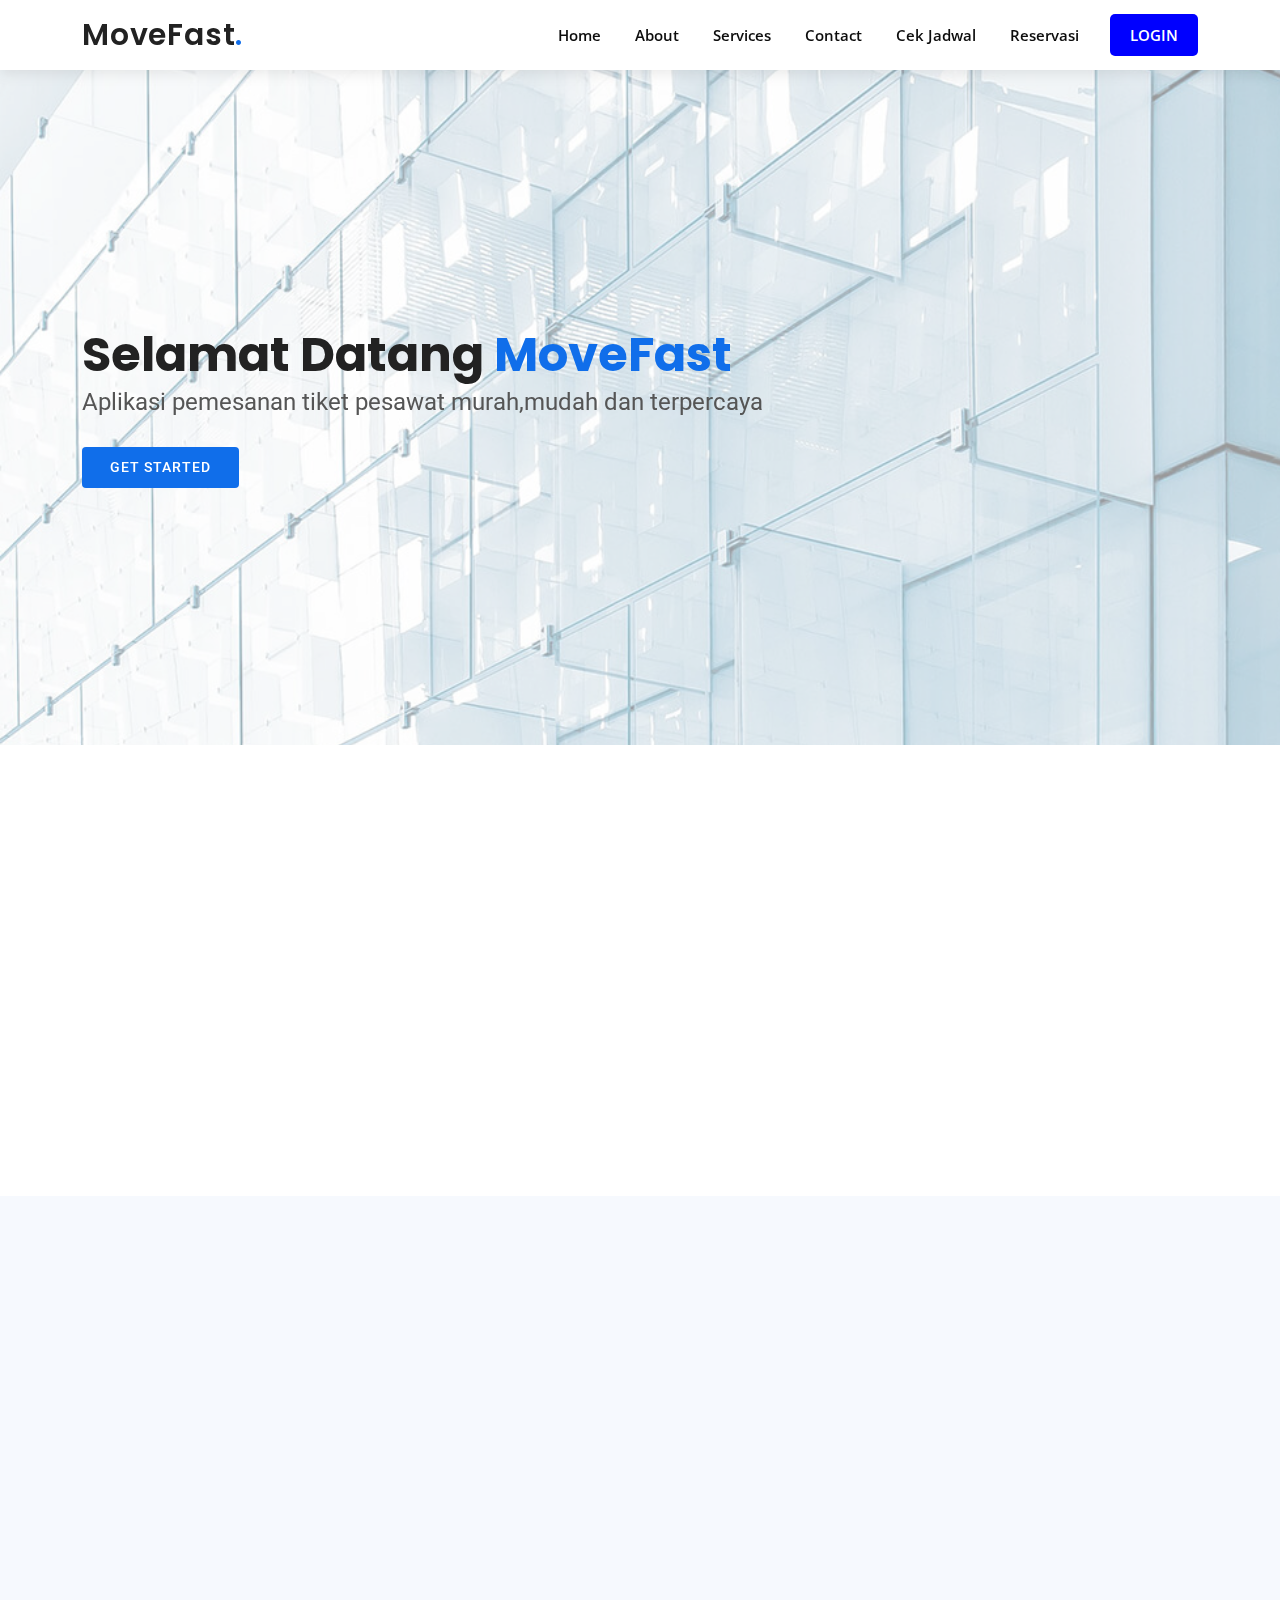
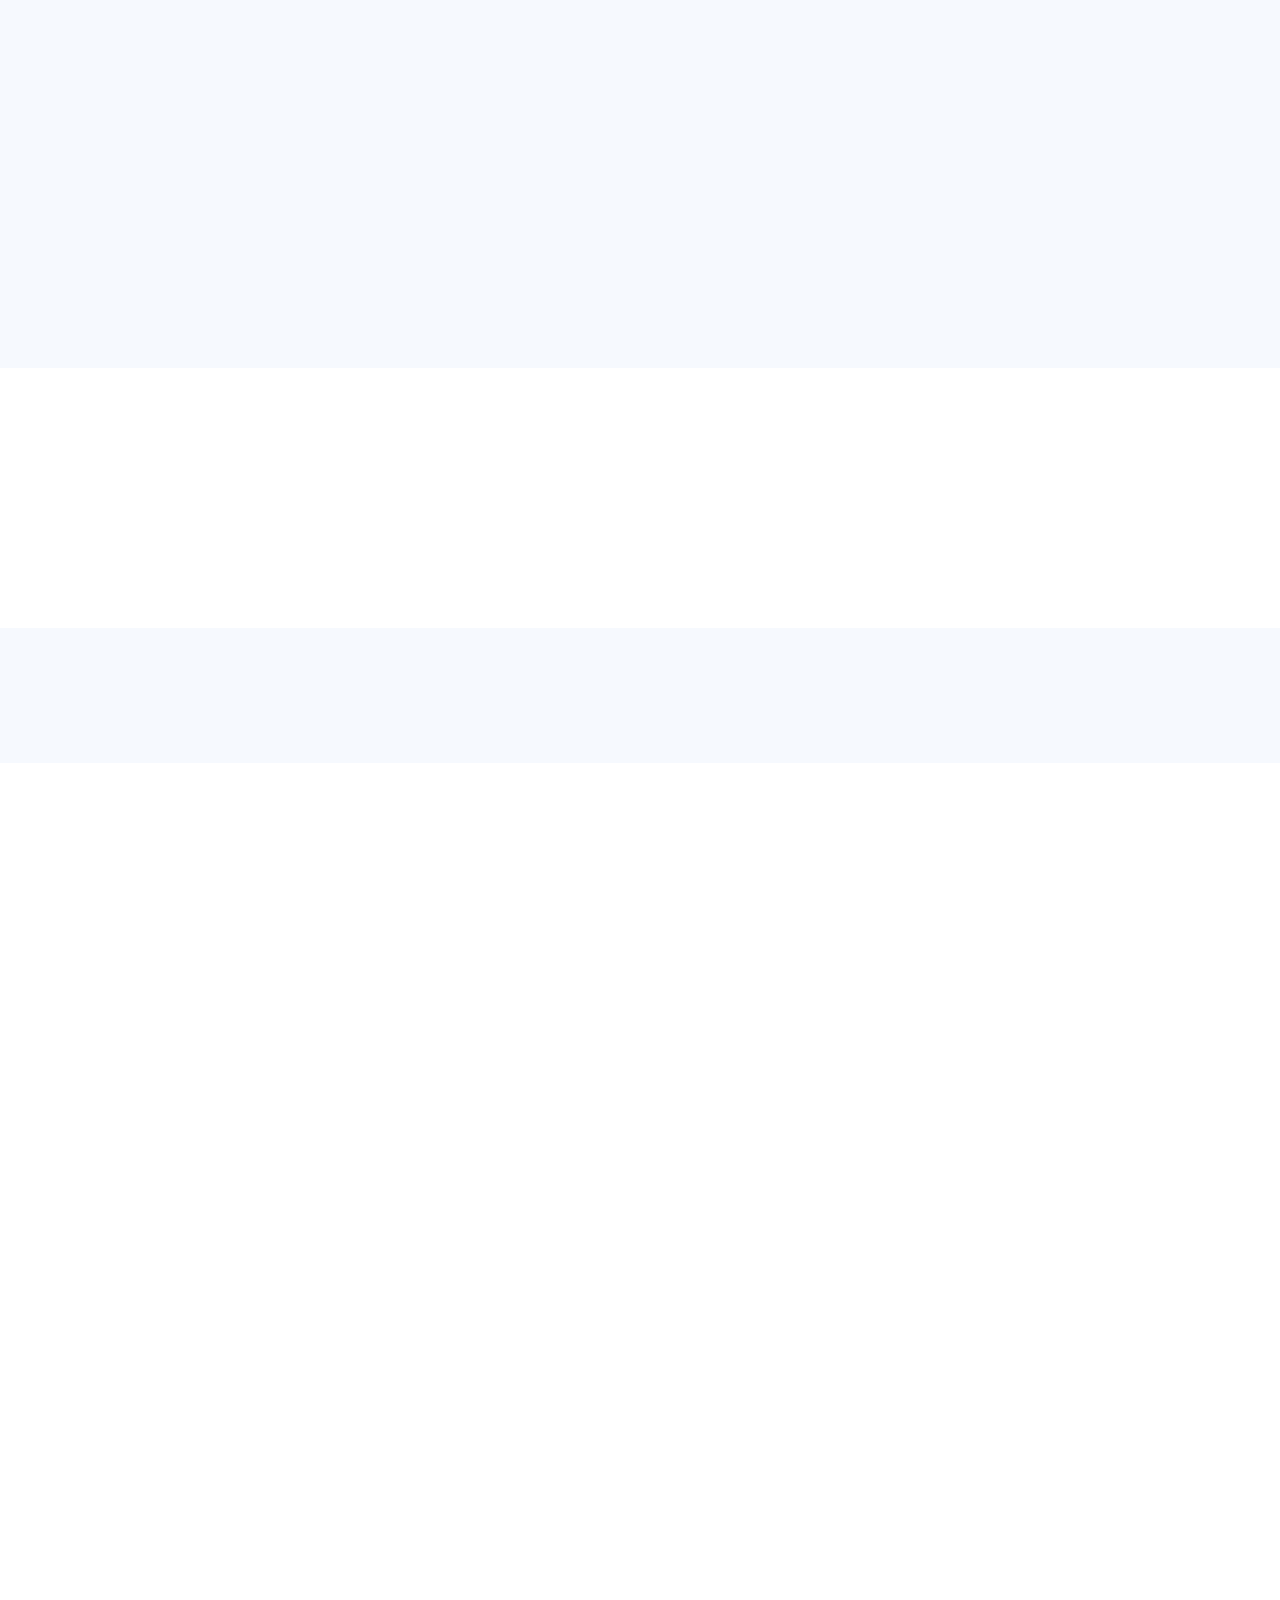
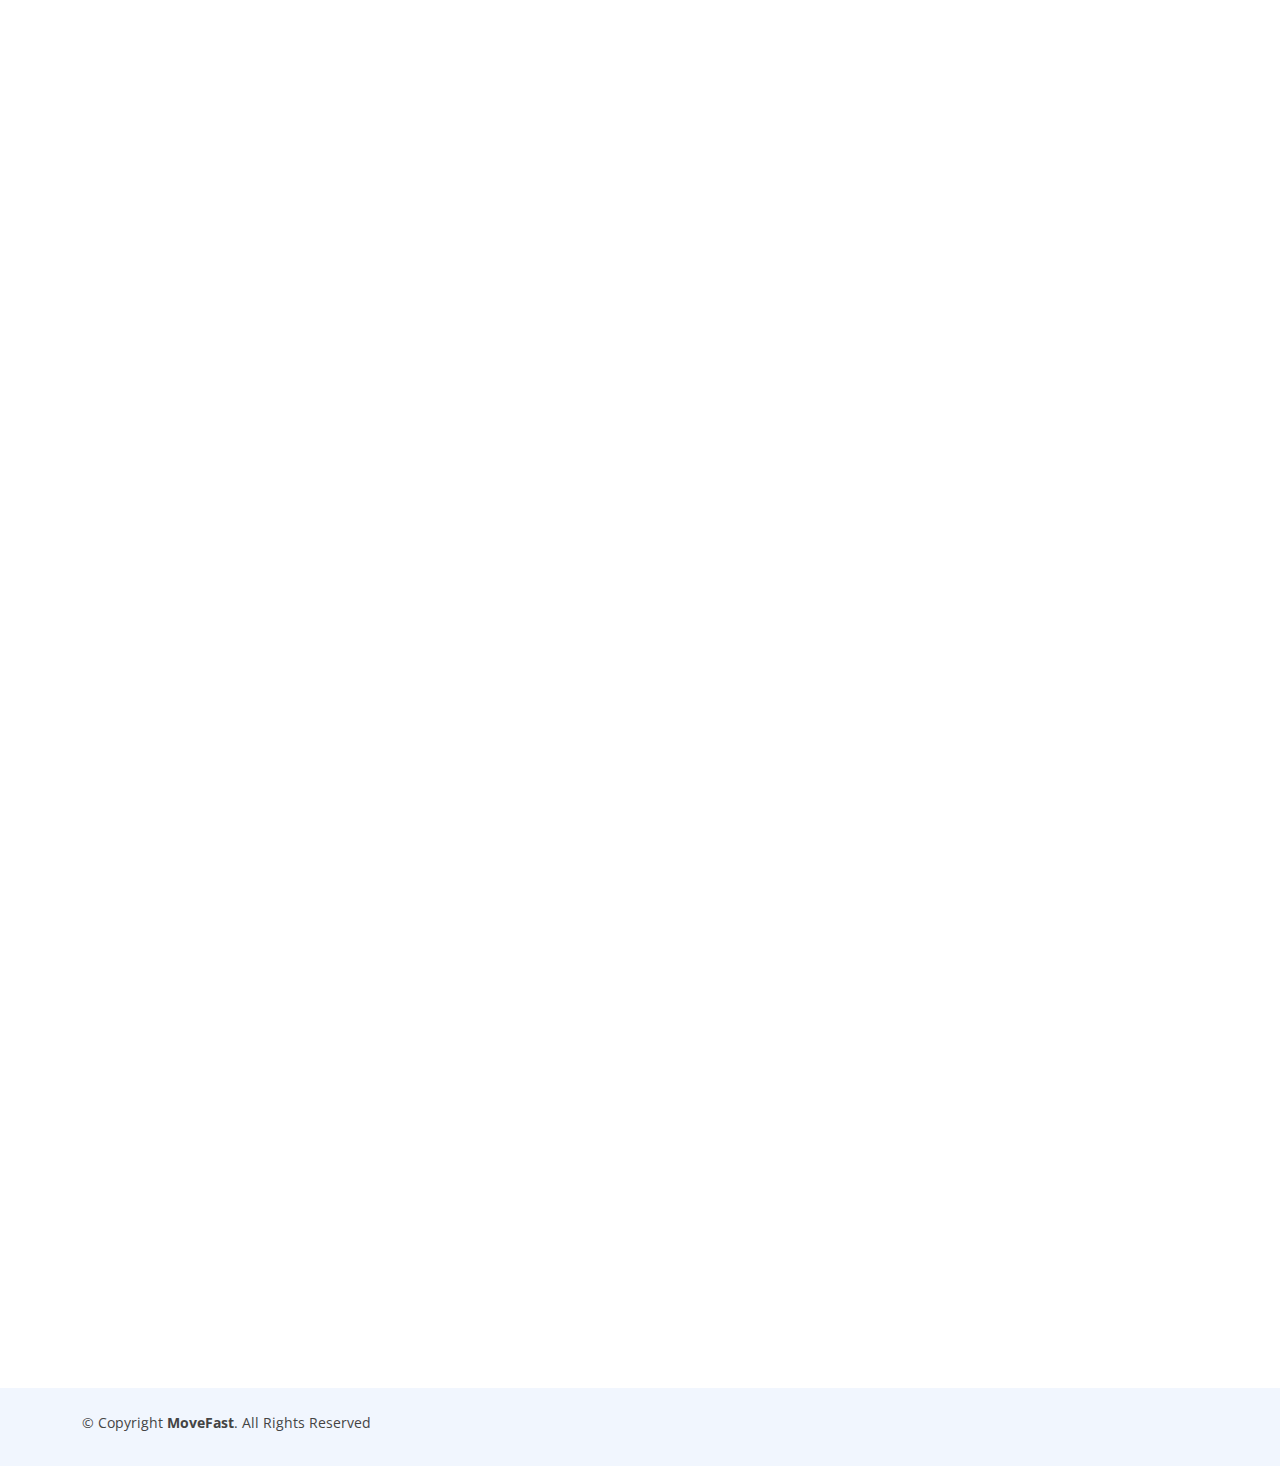
<file: index.html>
<!DOCTYPE html>
<html lang="en">

<head>
  <meta charset="utf-8">
  <meta content="width=device-width, initial-scale=1.0" name="viewport">

  <title>MoveFast - Booking Tiket Pesawat mudah</title>
  <meta content="" name="description">
  <meta content="" name="keywords">

  <!-- Favicons -->
  <link href="assets/img/favicon.png" rel="icon">
  <link href="assets/img/apple-touch-icon.png" rel="apple-touch-icon">

  <!-- Google Fonts -->
  <link href="https://fonts.googleapis.com/css?family=Open+Sans:300,300i,400,400i,600,600i,700,700i|Roboto:300,300i,400,400i,500,500i,600,600i,700,700i|Poppins:300,300i,400,400i,500,500i,600,600i,700,700i" rel="stylesheet">

  <!-- Vendor CSS Files -->
  <link href="assets/vendor/aos/aos.css" rel="stylesheet">
  <link href="assets/vendor/bootstrap/css/bootstrap.min.css" rel="stylesheet">
  <link href="assets/vendor/bootstrap-icons/bootstrap-icons.css" rel="stylesheet">
  <link href="assets/vendor/boxicons/css/boxicons.min.css" rel="stylesheet">
  <link href="assets/vendor/glightbox/css/glightbox.min.css" rel="stylesheet">
  <link href="assets/vendor/swiper/swiper-bundle.min.css" rel="stylesheet">

  <!-- Template Main CSS File -->
  <link href="assets/css/style.css" rel="stylesheet">

  <!-- =======================================================
  * Template Name: BizLand
  * Template URL: https://bootstrapmade.com/bizland-bootstrap-business-template/
  * Updated: Mar 17 2024 with Bootstrap v5.3.3
  * Author: BootstrapMade.com
  * License: https://bootstrapmade.com/license/
  ======================================================== -->
</head>

<body>


  <!-- ======= Header ======= -->
  <header id="header" class="d-flex align-items-center">
    <div class="container d-flex align-items-center justify-content-between">

      <h1 class="logo"><a href="index.html">MoveFast<span>.</span></a></h1>
      <!-- Uncomment below if you prefer to use an image logo -->
      <!-- <a href="index.html" class="logo"><img src="assets/img/logo.png" alt=""></a>-->

      <nav id="navbar" class="navbar">
        <ul>
          <li><a class="nav-link scrollto active" href="#">Home</a></li>
          <li><a class="nav-link scrollto " href="#about">About</a></li>
          <li><a class="nav-link scrollto " href="#services">Services</a></li>
          <li><a class="nav-link scrollto " href="#contact">Contact</a></li>
          <li><a class="nav-link scrollto " href="daftar_penerbangan.html">Cek Jadwal</a></li>
          <li><a class="nav-link scrollto " href="#contact">Reservasi</a></li>
          <li><a class="nav-link scrollto " href="login.html">LOGIN</a></li>
        </ul>
        <i class="bi bi-list mobile-nav-toggle"></i>
      </nav><!-- .navbar -->

    </div>
  </header><!-- End Header -->

  <!-- ======= Hero Section ======= -->
  <section id="hero" class="d-flex align-items-center">
    <div class="container" data-aos="zoom-out" data-aos-delay="100">
      <h1>Selamat Datang <span>MoveFast</span></h1>
      <h2>Aplikasi pemesanan tiket pesawat murah,mudah dan terpercaya</h2>
      <div class="d-flex">
        <a href="login.html" class="btn-get-started scrollto">Get Started</a>
       
      </div>
    </div>
  </section><!-- End Hero -->

  <main id="main">

    <!-- ======= Featured Services Section ======= -->
    <section id="featured-services" class="featured-services">
      <div class="container" data-aos="fade-up">

        <div class="row">
          <div class="col-md-6 col-lg-3 d-flex align-items-stretch mb-5 mb-lg-0">
            <div class="icon-box" data-aos="fade-up" data-aos-delay="100">
              <div class="icon"><i class="bx bxl-dribbble"></i></div>
              <h4 class="title"><a href="">Murah</a></h4>
              <p class="description">Kami menyediakan harga murah tapi tidak murahan</p>
            </div>
          </div>

          <div class="col-md-6 col-lg-3 d-flex align-items-stretch mb-5 mb-lg-0">
            <div class="icon-box" data-aos="fade-up" data-aos-delay="200">
              <div class="icon"><i class="bx bx-file"></i></div>
              <h4 class="title"><a href="">Reservasi</a></h4>
              <p class="description">Reservasi tiket dengan cepat dan terpercaya</p>
            </div>
          </div>

          <div class="col-md-6 col-lg-3 d-flex align-items-stretch mb-5 mb-lg-0">
            <div class="icon-box" data-aos="fade-up" data-aos-delay="300">
              <div class="icon"><i class="bx bx-tachometer"></i></div>
              <h4 class="title"><a href="">Cepat dan Aman</a></h4>
              <p class="description">Jangan perlu khawatir pemesanan akan terdelay karna sistem kami sudah cepat menanggapi pesanan dan tentunya data anda akan aman</p>
            </div>
          </div>

          <div class="col-md-6 col-lg-3 d-flex align-items-stretch mb-5 mb-lg-0">
            <div class="icon-box" data-aos="fade-up" data-aos-delay="400">
              <div class="icon"><i class="bx bx-world"></i></div>
              <h4 class="title"><a href="">Domestik & International</a></h4>
              <p class="description">Kami menyediakan banyak penerbangan dari dalam negri maupun luar negeri</p>
            </div>
          </div>

        </div>

      </div>
    </section><!-- End Featured Services Section -->

    <!-- ======= About Section ======= -->
    <section id="about" class="about section-bg">
      <div class="container" data-aos="fade-up">

        <div class="section-title">
          <h2>About</h2>
          <h3> <span>About Us</span></h3>
          <p></p>
        </div>

        <div class="row">
          <div class="col-lg-6" data-aos="fade-right" data-aos-delay="100">
            <img src="assets/img/about.jpg" class="img-fluid" alt="">
          </div>
          <div class="col-lg-6 pt-4 pt-lg-0 content d-flex flex-column justify-content-center" data-aos="fade-up" data-aos-delay="100">
            <h3>Voluptatem dignissimos provident quasi corporis voluptates sit assumenda.</h3>
            <p class="fst-italic">
              Lorem ipsum dolor sit amet, consectetur adipiscing elit, sed do eiusmod tempor incididunt ut labore et dolore
              magna aliqua.
            </p>
            <ul>
              <li>
                <i class="bx bx-store-alt"></i>
                <div>
                  <h5>Ullamco laboris nisi ut aliquip consequat</h5>
                  <p>Magni facilis facilis repellendus cum excepturi quaerat praesentium libre trade</p>
                </div>
              </li>
              <li>
                <i class="bx bx-images"></i>
                <div>
                  <h5>Magnam soluta odio exercitationem reprehenderi</h5>
                  <p>Quo totam dolorum at pariatur aut distinctio dolorum laudantium illo direna pasata redi</p>
                </div>
              </li>
            </ul>
            <p>
              Ullamco laboris nisi ut aliquip ex ea commodo consequat. Duis aute irure dolor in reprehenderit in voluptate
              velit esse cillum dolore eu fugiat nulla pariatur. Excepteur sint occaecat cupidatat non proident, sunt in
              culpa qui officia deserunt mollit anim id est laborum
            </p>
          </div>
        </div>

      </div>
    </section><!-- End About Section -->

  

    <!-- ======= Counts Section ======= -->
    <section id="counts" class="counts">
      <div class="container" data-aos="fade-up">

        <div class="row">

          <div class="col-lg-3 col-md-6">
            <div class="count-box">
              <i class="bi bi-emoji-smile"></i>
              <span data-purecounter-start="0" data-purecounter-end="232" data-purecounter-duration="1" class="purecounter"></span>
              <p>Happy Clients</p>
            </div>
          </div>

          <div class="col-lg-3 col-md-6 mt-5 mt-md-0">
            <div class="count-box">
              <i class="bi bi-journal-richtext"></i>
              <span data-purecounter-start="0" data-purecounter-end="521" data-purecounter-duration="1" class="purecounter"></span>
              <p>Projects</p>
            </div>
          </div>

          <div class="col-lg-3 col-md-6 mt-5 mt-lg-0">
            <div class="count-box">
              <i class="bi bi-headset"></i>
              <span data-purecounter-start="0" data-purecounter-end="1463" data-purecounter-duration="1" class="purecounter"></span>
              <p>Hours Of Support</p>
            </div>
          </div>

          <div class="col-lg-3 col-md-6 mt-5 mt-lg-0">
            <div class="count-box">
              <i class="bi bi-people"></i>
              <span data-purecounter-start="0" data-purecounter-end="15" data-purecounter-duration="1" class="purecounter"></span>
              <p>Hard Workers</p>
            </div>
          </div>

        </div>

      </div>
    </section><!-- End Counts Section -->

    <!-- ======= Clients Section ======= -->
    <section id="clients" class="clients section-bg">
      <div class="container" data-aos="zoom-in">

        <div class="row">

          <div class="col-lg-2 col-md-4 col-6 d-flex align-items-center justify-content-center">
            <img src="assets/img/ovo.png" class="img-fluid" alt="">
          </div>

          <div class="col-lg-2 col-md-4 col-6 d-flex align-items-center justify-content-center">
            <img src="assets/img/mandiri.png" class="img-fluid" alt="">
          </div>

          <div class="col-lg-2 col-md-4 col-6 d-flex align-items-center justify-content-center">
            <img src="assets/img/bni.png" class="img-fluid" alt="">
          </div>

          <div class="col-lg-2 col-md-4 col-6 d-flex align-items-center justify-content-center">
            <img src="assets/img/bca.png" class="img-fluid" alt="">
          </div>

          <div class="col-lg-2 col-md-4 col-6 d-flex align-items-center justify-content-center">
            <img src="assets/img/spay.png" class="img-fluid" alt="">
          </div>

          <div class="col-lg-2 col-md-4 col-6 d-flex align-items-center justify-content-center">
            <img src="assets/img/gpy.png" class="img-fluid" alt="">
          </div>

        </div>

      </div>
    </section><!-- End Clients Section -->

    <!-- ======= Services Section ======= -->
    <section id="services" class="services">
      <div class="container" data-aos="fade-up">

        <div class="section-title">
          <h2>Services</h2>
          <h3>Check our <span>Services</span></h3>
          <p>Ut possimus qui ut temporibus culpa velit eveniet modi omnis est adipisci expedita at voluptas atque vitae autem.</p>
        </div>

        <div class="row">
          <div class="col-lg-4 col-md-6 d-flex align-items-stretch" data-aos="zoom-in" data-aos-delay="100">
            <div class="icon-box">
              <div class="icon"><i class="bx bxl-dribbble"></i></div>
              <h4><a href="">Lorem Ipsum</a></h4>
              <p>Voluptatum deleniti atque corrupti quos dolores et quas molestias excepturi</p>
            </div>
          </div>

          <div class="col-lg-4 col-md-6 d-flex align-items-stretch mt-4 mt-md-0" data-aos="zoom-in" data-aos-delay="200">
            <div class="icon-box">
              <div class="icon"><i class="bx bx-file"></i></div>
              <h4><a href="">Sed ut perspiciatis</a></h4>
              <p>Duis aute irure dolor in reprehenderit in voluptate velit esse cillum dolore</p>
            </div>
          </div>

          <div class="col-lg-4 col-md-6 d-flex align-items-stretch mt-4 mt-lg-0" data-aos="zoom-in" data-aos-delay="300">
            <div class="icon-box">
              <div class="icon"><i class="bx bx-tachometer"></i></div>
              <h4><a href="">Magni Dolores</a></h4>
              <p>Excepteur sint occaecat cupidatat non proident, sunt in culpa qui officia</p>
            </div>
          </div>

          <div class="col-lg-4 col-md-6 d-flex align-items-stretch mt-4" data-aos="zoom-in" data-aos-delay="100">
            <div class="icon-box">
              <div class="icon"><i class="bx bx-world"></i></div>
              <h4><a href="">Nemo Enim</a></h4>
              <p>At vero eos et accusamus et iusto odio dignissimos ducimus qui blanditiis</p>
            </div>
          </div>

          <div class="col-lg-4 col-md-6 d-flex align-items-stretch mt-4" data-aos="zoom-in" data-aos-delay="200">
            <div class="icon-box">
              <div class="icon"><i class="bx bx-slideshow"></i></div>
              <h4><a href="">Dele cardo</a></h4>
              <p>Quis consequatur saepe eligendi voluptatem consequatur dolor consequuntur</p>
            </div>
          </div>

          <div class="col-lg-4 col-md-6 d-flex align-items-stretch mt-4" data-aos="zoom-in" data-aos-delay="300">
            <div class="icon-box">
              <div class="icon"><i class="bx bx-arch"></i></div>
              <h4><a href="">Divera don</a></h4>
              <p>Modi nostrum vel laborum. Porro fugit error sit minus sapiente sit aspernatur</p>
            </div>
          </div>

        </div>

      </div>
    </section><!-- End Services Section -->
    <!-- ======= Pricing Section ======= -->
    <section id="pricing" class="pricing">
      <div class="container" data-aos="fade-up">

        <div class="section-title">
          <h2>Pricing</h2>
          <h3>Check our <span>Pricing</span></h3>
          <p>Ut possimus qui ut temporibus culpa velit eveniet modi omnis est adipisci expedita at voluptas atque vitae autem.</p>
        </div>

        <div class="row">

          <div class="col-lg-3 col-md-6" data-aos="fade-up" data-aos-delay="100">
            <div class="box">
              <h3>Free</h3>
              <h4><sup>$</sup>0<span> / month</span></h4>
              <ul>
                <li>Aida dere</li>
                <li>Nec feugiat nisl</li>
                <li>Nulla at volutpat dola</li>
                <li class="na">Pharetra massa</li>
                <li class="na">Massa ultricies mi</li>
              </ul>
              <div class="btn-wrap">
                <a href="#" class="btn-buy">Buy Now</a>
              </div>
            </div>
          </div>

          <div class="col-lg-3 col-md-6 mt-4 mt-md-0" data-aos="fade-up" data-aos-delay="200">
            <div class="box featured">
              <h3>Business</h3>
              <h4><sup>$</sup>19<span> / month</span></h4>
              <ul>
                <li>Aida dere</li>
                <li>Nec feugiat nisl</li>
                <li>Nulla at volutpat dola</li>
                <li>Pharetra massa</li>
                <li class="na">Massa ultricies mi</li>
              </ul>
              <div class="btn-wrap">
                <a href="#" class="btn-buy">Buy Now</a>
              </div>
            </div>
          </div>

          <div class="col-lg-3 col-md-6 mt-4 mt-lg-0" data-aos="fade-up" data-aos-delay="300">
            <div class="box">
              <h3>Developer</h3>
              <h4><sup>$</sup>29<span> / month</span></h4>
              <ul>
                <li>Aida dere</li>
                <li>Nec feugiat nisl</li>
                <li>Nulla at volutpat dola</li>
                <li>Pharetra massa</li>
                <li>Massa ultricies mi</li>
              </ul>
              <div class="btn-wrap">
                <a href="#" class="btn-buy">Buy Now</a>
              </div>
            </div>
          </div>

          <div class="col-lg-3 col-md-6 mt-4 mt-lg-0" data-aos="fade-up" data-aos-delay="400">
            <div class="box">
              <span class="advanced">Advanced</span>
              <h3>Ultimate</h3>
              <h4><sup>$</sup>49<span> / month</span></h4>
              <ul>
                <li>Aida dere</li>
                <li>Nec feugiat nisl</li>
                <li>Nulla at volutpat dola</li>
                <li>Pharetra massa</li>
                <li>Massa ultricies mi</li>
              </ul>
              <div class="btn-wrap">
                <a href="#" class="btn-buy">Buy Now</a>
              </div>
            </div>
          </div>

        </div>

      </div>
    </section><!-- End Pricing Section -->


    <section id="contact" class="contact">
      <div class="container" data-aos="fade-up">
    
        <div class="section-title">
          <h2>Contact</h2>
          <h3><span>Contact Us</span></h3>
          <p>Ut possimus qui ut temporibus culpa velit eveniet modi omnis est adipisci expedita at voluptas atque vitae autem.</p>
        </div>
    
        <div class="row" data-aos="fade-up" data-aos-delay="100">
          <div class="col-lg-4 col-md-6">
            <div class="info-box text-center mb-4">
              <i class="bx bx-map bx-lg"></i> <h3>Our Address</h3>
              <p>A108 Adam Street, New York, NY 535022</p>
            </div>
          </div>
    
          <div class="col-lg-4 col-md-6">
            <div class="info-box text-center mb-4">
              <i class="bx bx-envelope bx-lg"></i> <h3>Email Us</h3>
              <p>contact@example.com</p>
            </div>
          </div>
    
          <div class="col-lg-4 col-md-6">
            <div class="info-box text-center mb-4">
              <i class="bx bx-phone-call bx-lg"></i> <h3>Call Us</h3>
              <p>+1 5589 55488 55</p>
            </div>
          </div>
        </div>
    
        </div>
    </section>
       

  </main><!-- End #main -->

  <!-- ======= Footer ======= -->
  <footer id="footer">

    

    <div class="container py-4">
      <div class="copyright">
        &copy; Copyright <strong><span>MoveFast</span></strong>. All Rights Reserved
      </div>
     
    </div>
  </footer><!-- End Footer -->

  <div id="preloader"></div>
  <a href="#" class="back-to-top d-flex align-items-center justify-content-center"><i class="bi bi-arrow-up-short"></i></a>

  <!-- Vendor JS Files -->
  <script src="assets/vendor/purecounter/purecounter_vanilla.js"></script>
  <script src="assets/vendor/aos/aos.js"></script>
  <script src="assets/vendor/bootstrap/js/bootstrap.bundle.min.js"></script>
  <script src="assets/vendor/glightbox/js/glightbox.min.js"></script>
  <script src="assets/vendor/isotope-layout/isotope.pkgd.min.js"></script>
  <script src="assets/vendor/swiper/swiper-bundle.min.js"></script>
  <script src="assets/vendor/waypoints/noframework.waypoints.js"></script>
  <script src="assets/vendor/php-email-form/validate.js"></script>

  <!-- Template Main JS File -->
  <script src="assets/js/main.js"></script>

</body>

</html>
</file>
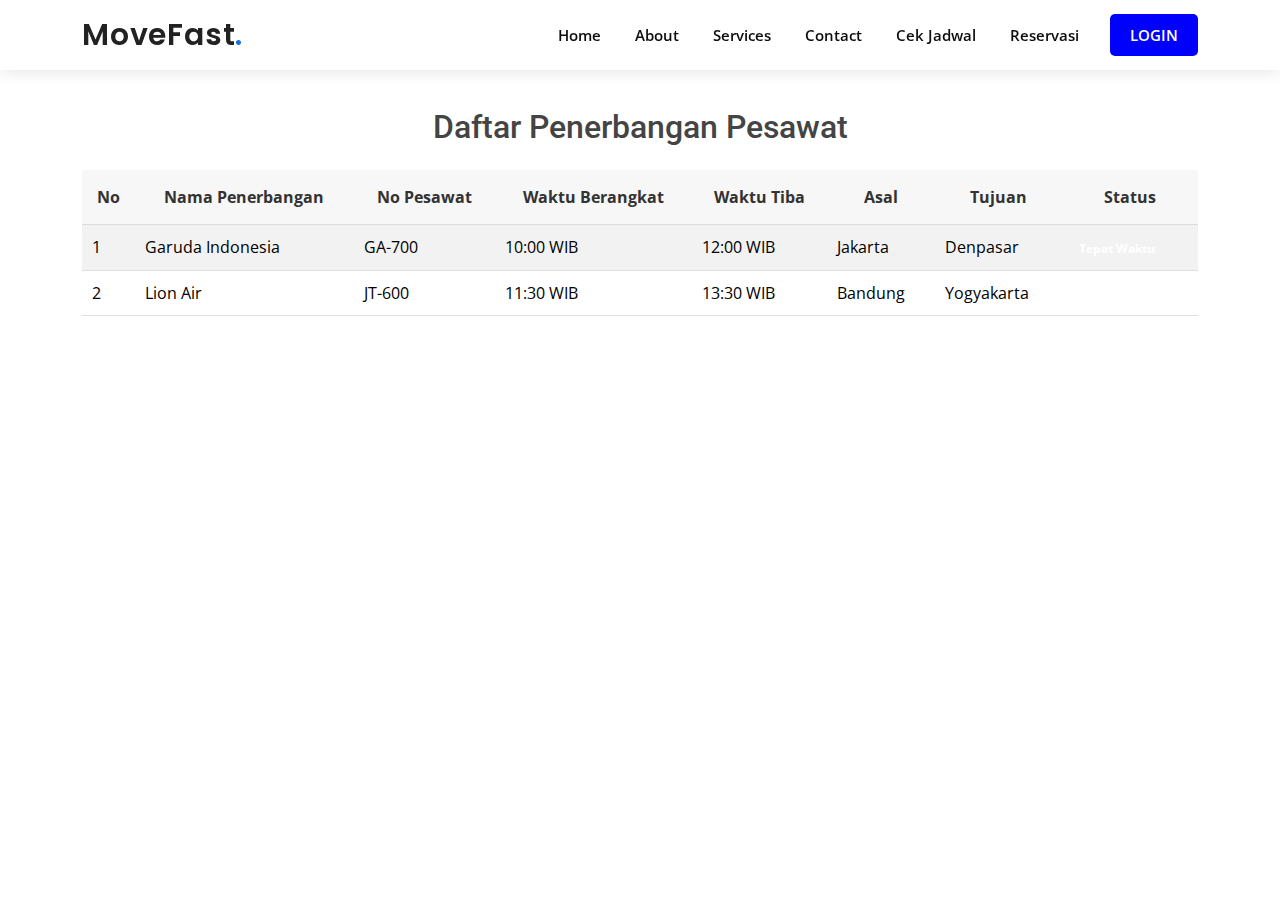
<file: daftar_penerbangan.html>
<!DOCTYPE html>
<html lang="en">
<head>
  <meta charset="UTF-8">
  <meta name="viewport" content="width=device-width, initial-scale=1.0">
  <title>MoveFast - Booking Tiket Pesawat mudah</title>

  <!-- Favicons -->
  <link href="assets/img/favicon.png" rel="icon">
  <link href="assets/img/apple-touch-icon.png" rel="apple-touch-icon">

  <!-- Google Fonts -->
  <link href="https://fonts.googleapis.com/css?family=Open+Sans:300,300i,400,400i,600,600i,700,700i|Roboto:300,300i,400,400i,500,500i,600,600i,700,700i|Poppins:300,300i,400,400i,500,500i,600,600i,700,700i" rel="stylesheet">

  <!-- Vendor CSS Files -->
  <link href="assets/vendor/aos/aos.css" rel="stylesheet">
  <link href="assets/vendor/bootstrap/css/bootstrap.min.css" rel="stylesheet">
  <link href="assets/vendor/bootstrap-icons/bootstrap-icons.css" rel="stylesheet">
  <link href="assets/vendor/boxicons/css/boxicons.min.css" rel="stylesheet">
  <link href="assets/vendor/glightbox/css/glightbox.min.css" rel="stylesheet">
  <link href="assets/vendor/swiper/swiper-bundle.min.css" rel="stylesheet">
  <link href="assets/ycss/styless.css" rel="stylesheet">

  <!-- Template Main CSS File -->
  <link href="assets/css/style.css" rel="stylesheet">

  <!-- =======================================================
  * Template Name: BizLand
  * Template URL: https://bootstrapmade.com/bizland-bootstrap-business-template/
  * Updated: Mar 17 2024 with Bootstrap v5.3.3
  * Author: BootstrapMade.com
  * License: https://bootstrapmade.com/license/
  ======================================================== -->
</head>
<body>

  <!-- ======= Header ======= -->
  <header id="header" class="d-flex align-items-center">
    <div class="container d-flex align-items-center justify-content-between">
      <h1 class="logo"><a href="index.html">MoveFast<span>.</span></a></h1>
      <!-- Uncomment below if you prefer to use an image logo -->
      <!-- <a href="index.html" class="logo"><img src="assets/img/logo.png" alt=""></a>-->

      <nav id="navbar" class="navbar">
        <ul>
          <li><a class="nav-link scrollto active" href="index.html">Home</a></li>
          <li><a class="nav-link scrollto" href="index.html#about">About</a></li>
          <li><a class="nav-link scrollto" href="index.html">Services</a></li>
          <li><a class="nav-link scrollto" href="index.html#contact">Contact</a></li>
          <li><a class="nav-link scrollto" href="#">Cek Jadwal</a></li>
          <li><a class="nav-link scrollto" href="#co">Reservasi</a></li>
          <li><a class="nav-link scrollto" href="login.html">LOGIN</a></li>
        </ul>
        <i class="bi bi-list mobile-nav-toggle"></i>
      </nav><!-- .navbar -->
    </div>
  </header><!-- End Header -->

  <!-- Table Styles -->
  <section class="container mt-5">
    <div class="row">
      <div class="col-md-12">
        <h2 class="text-center mb-4">Daftar Penerbangan Pesawat</h2>
        <table class="table table-striped table-hover">
          <thead>
            <tr>
              <th>No</th>
              <th>Nama Penerbangan</th>
              <th>No Pesawat</th>
              <th>Waktu Berangkat</th>
              <th>Waktu Tiba</th>
              <th>Asal</th>
              <th>Tujuan</th>
              <th>Status</th>
            </tr>
          </thead>
          <tbody>
            <tr>
              <td>1</td>
              <td>Garuda Indonesia</td>
              <td>GA-700</td>
              <td>10:00 WIB</td>
              <td>12:00 WIB</td>
              <td>Jakarta</td>
              <td>Denpasar</td>
              <td><span class="badge badge-success">Tepat Waktu</span></td>
            </tr>
            <tr>
              <td>2</td>
              <td>Lion Air</td>
              <td>JT-600</td>
              <td>11:30 WIB</td>
              <td>13:30 WIB</td>
              <td>Bandung</td>
              <td>Yogyakarta</td>
              <td><span class="badge badge-warning">Tertunda</span></td>
            </tr>
            <!-- Other rows go here -->
          </tbody>
        </table>
      </div>
    </div>
  </section>

  <!-- JavaScript Libraries -->
  <script src="https://code.jquery.com/jquery-3.5.1.slim.min.js"></script>
  <script src="https://cdn.jsdelivr.net/npm/popper.js@1.16.1/dist/umd/popper.min.js"></script>
  <script src="https://stackpath.bootstrapcdn.com/bootstrap/4.5.2/js/bootstrap.min.js"></script>

  <!-- Template Main Javascript File -->
  <script src="assets/js/main.js"></script>

</body>
</html>
</file>
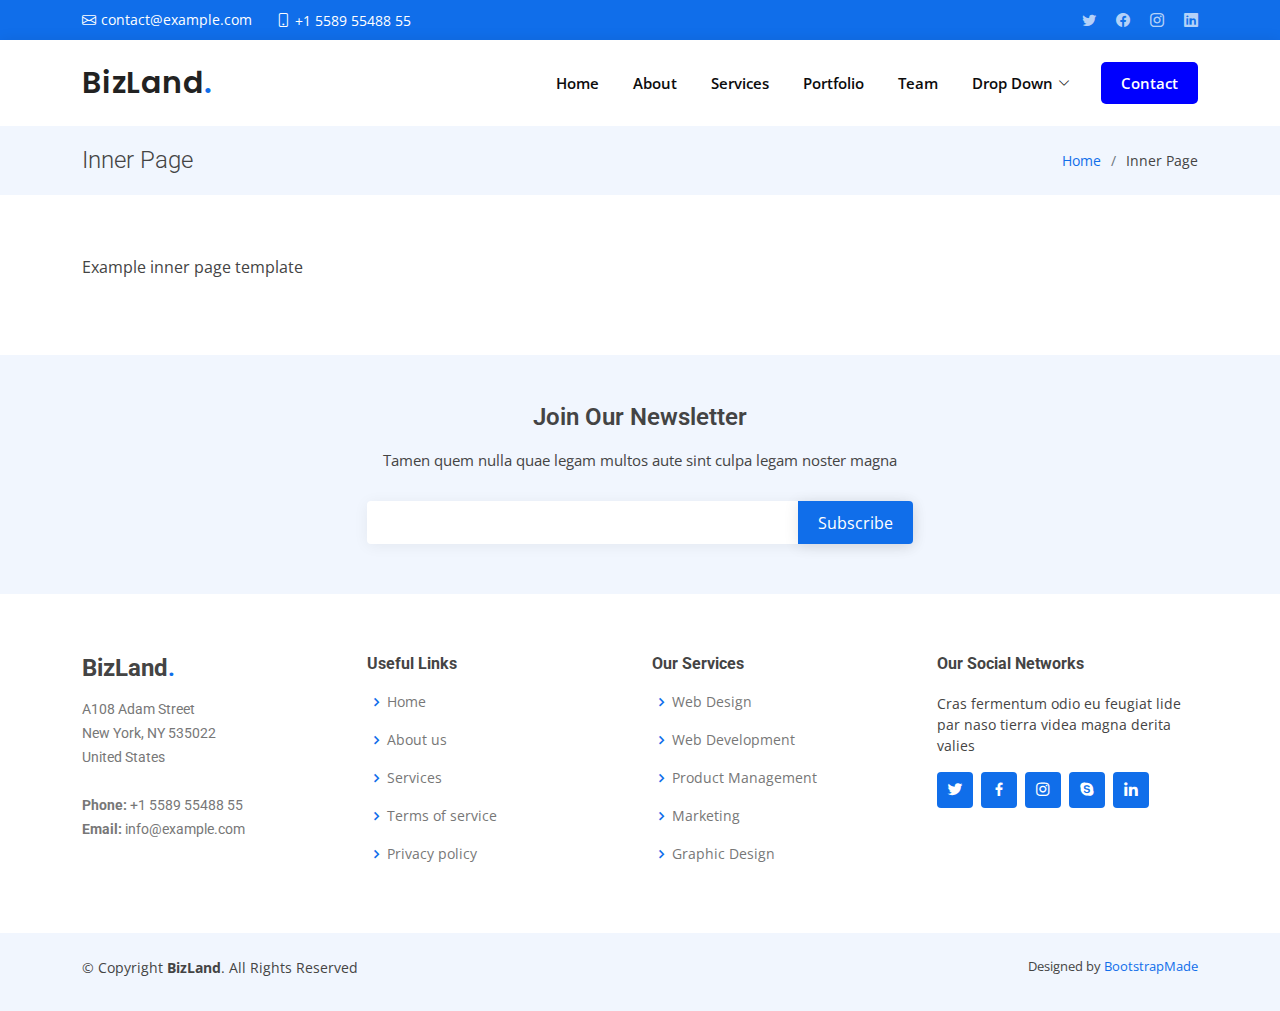
<file: inner-page.html>
<!DOCTYPE html>
<html lang="en">

<head>
  <meta charset="utf-8">
  <meta content="width=device-width, initial-scale=1.0" name="viewport">

  <title>Inner Page - BizLand Bootstrap Template</title>
  <meta content="" name="description">
  <meta content="" name="keywords">

  <!-- Favicons -->
  <link href="assets/img/favicon.png" rel="icon">
  <link href="assets/img/apple-touch-icon.png" rel="apple-touch-icon">

  <!-- Google Fonts -->
  <link href="https://fonts.googleapis.com/css?family=Open+Sans:300,300i,400,400i,600,600i,700,700i|Roboto:300,300i,400,400i,500,500i,600,600i,700,700i|Poppins:300,300i,400,400i,500,500i,600,600i,700,700i" rel="stylesheet">

  <!-- Vendor CSS Files -->
  <link href="assets/vendor/aos/aos.css" rel="stylesheet">
  <link href="assets/vendor/bootstrap/css/bootstrap.min.css" rel="stylesheet">
  <link href="assets/vendor/bootstrap-icons/bootstrap-icons.css" rel="stylesheet">
  <link href="assets/vendor/boxicons/css/boxicons.min.css" rel="stylesheet">
  <link href="assets/vendor/glightbox/css/glightbox.min.css" rel="stylesheet">
  <link href="assets/vendor/swiper/swiper-bundle.min.css" rel="stylesheet">

  <!-- Template Main CSS File -->
  <link href="assets/css/style.css" rel="stylesheet">

  <!-- =======================================================
  * Template Name: BizLand
  * Template URL: https://bootstrapmade.com/bizland-bootstrap-business-template/
  * Updated: Mar 17 2024 with Bootstrap v5.3.3
  * Author: BootstrapMade.com
  * License: https://bootstrapmade.com/license/
  ======================================================== -->
</head>

<body>

  <!-- ======= Top Bar ======= -->
  <section id="topbar" class="d-flex align-items-center">
    <div class="container d-flex justify-content-center justify-content-md-between">
      <div class="contact-info d-flex align-items-center">
        <i class="bi bi-envelope d-flex align-items-center"><a href="mailto:contact@example.com">contact@example.com</a></i>
        <i class="bi bi-phone d-flex align-items-center ms-4"><span>+1 5589 55488 55</span></i>
      </div>
      <div class="social-links d-none d-md-flex align-items-center">
        <a href="#" class="twitter"><i class="bi bi-twitter"></i></a>
        <a href="#" class="facebook"><i class="bi bi-facebook"></i></a>
        <a href="#" class="instagram"><i class="bi bi-instagram"></i></a>
        <a href="#" class="linkedin"><i class="bi bi-linkedin"></i></i></a>
      </div>
    </div>
  </section>

  <!-- ======= Header ======= -->
  <header id="header" class="d-flex align-items-center">
    <div class="container d-flex align-items-center justify-content-between">

      <h1 class="logo"><a href="index.html">BizLand<span>.</span></a></h1>
      <!-- Uncomment below if you prefer to use an image logo -->
      <!-- <a href="index.html" class="logo"><img src="assets/img/logo.png" alt=""></a>-->

      <nav id="navbar" class="navbar">
        <ul>
          <li><a class="nav-link scrollto " href="#hero">Home</a></li>
          <li><a class="nav-link scrollto" href="#about">About</a></li>
          <li><a class="nav-link scrollto" href="#services">Services</a></li>
          <li><a class="nav-link scrollto " href="#portfolio">Portfolio</a></li>
          <li><a class="nav-link scrollto" href="#team">Team</a></li>
          <li class="dropdown"><a href="#"><span>Drop Down</span> <i class="bi bi-chevron-down"></i></a>
            <ul>
              <li><a href="#">Drop Down 1</a></li>
              <li class="dropdown"><a href="#"><span>Deep Drop Down</span> <i class="bi bi-chevron-right"></i></a>
                <ul>
                  <li><a href="#">Deep Drop Down 1</a></li>
                  <li><a href="#">Deep Drop Down 2</a></li>
                  <li><a href="#">Deep Drop Down 3</a></li>
                  <li><a href="#">Deep Drop Down 4</a></li>
                  <li><a href="#">Deep Drop Down 5</a></li>
                </ul>
              </li>
              <li><a href="#">Drop Down 2</a></li>
              <li><a href="#">Drop Down 3</a></li>
              <li><a href="#">Drop Down 4</a></li>
            </ul>
          </li>
          <li><a class="nav-link scrollto" href="#contact">Contact</a></li>
        </ul>
        <i class="bi bi-list mobile-nav-toggle"></i>
      </nav><!-- .navbar -->

    </div>
  </header><!-- End Header -->

  <main id="main" data-aos="fade-up">

    <!-- ======= Breadcrumbs ======= -->
    <section class="breadcrumbs">
      <div class="container">

        <div class="d-flex justify-content-between align-items-center">
          <h2>Inner Page</h2>
          <ol>
            <li><a href="index.html">Home</a></li>
            <li>Inner Page</li>
          </ol>
        </div>

      </div>
    </section><!-- End Breadcrumbs -->

    <section class="inner-page">
      <div class="container">
        <p>
          Example inner page template
        </p>
      </div>
    </section>

  </main><!-- End #main -->

  <!-- ======= Footer ======= -->
  <footer id="footer">

    <div class="footer-newsletter">
      <div class="container">
        <div class="row justify-content-center">
          <div class="col-lg-6">
            <h4>Join Our Newsletter</h4>
            <p>Tamen quem nulla quae legam multos aute sint culpa legam noster magna</p>
            <form action="" method="post">
              <input type="email" name="email"><input type="submit" value="Subscribe">
            </form>
          </div>
        </div>
      </div>
    </div>

    <div class="footer-top">
      <div class="container">
        <div class="row">

          <div class="col-lg-3 col-md-6 footer-contact">
            <h3>BizLand<span>.</span></h3>
            <p>
              A108 Adam Street <br>
              New York, NY 535022<br>
              United States <br><br>
              <strong>Phone:</strong> +1 5589 55488 55<br>
              <strong>Email:</strong> info@example.com<br>
            </p>
          </div>

          <div class="col-lg-3 col-md-6 footer-links">
            <h4>Useful Links</h4>
            <ul>
              <li><i class="bx bx-chevron-right"></i> <a href="#">Home</a></li>
              <li><i class="bx bx-chevron-right"></i> <a href="#">About us</a></li>
              <li><i class="bx bx-chevron-right"></i> <a href="#">Services</a></li>
              <li><i class="bx bx-chevron-right"></i> <a href="#">Terms of service</a></li>
              <li><i class="bx bx-chevron-right"></i> <a href="#">Privacy policy</a></li>
            </ul>
          </div>

          <div class="col-lg-3 col-md-6 footer-links">
            <h4>Our Services</h4>
            <ul>
              <li><i class="bx bx-chevron-right"></i> <a href="#">Web Design</a></li>
              <li><i class="bx bx-chevron-right"></i> <a href="#">Web Development</a></li>
              <li><i class="bx bx-chevron-right"></i> <a href="#">Product Management</a></li>
              <li><i class="bx bx-chevron-right"></i> <a href="#">Marketing</a></li>
              <li><i class="bx bx-chevron-right"></i> <a href="#">Graphic Design</a></li>
            </ul>
          </div>

          <div class="col-lg-3 col-md-6 footer-links">
            <h4>Our Social Networks</h4>
            <p>Cras fermentum odio eu feugiat lide par naso tierra videa magna derita valies</p>
            <div class="social-links mt-3">
              <a href="#" class="twitter"><i class="bx bxl-twitter"></i></a>
              <a href="#" class="facebook"><i class="bx bxl-facebook"></i></a>
              <a href="#" class="instagram"><i class="bx bxl-instagram"></i></a>
              <a href="#" class="google-plus"><i class="bx bxl-skype"></i></a>
              <a href="#" class="linkedin"><i class="bx bxl-linkedin"></i></a>
            </div>
          </div>

        </div>
      </div>
    </div>

    <div class="container py-4">
      <div class="copyright">
        &copy; Copyright <strong><span>BizLand</span></strong>. All Rights Reserved
      </div>
      <div class="credits">
        <!-- All the links in the footer should remain intact. -->
        <!-- You can delete the links only if you purchased the pro version. -->
        <!-- Licensing information: https://bootstrapmade.com/license/ -->
        <!-- Purchase the pro version with working PHP/AJAX contact form: https://bootstrapmade.com/bizland-bootstrap-business-template/ -->
        Designed by <a href="https://bootstrapmade.com/">BootstrapMade</a>
      </div>
    </div>
  </footer><!-- End Footer -->

  <div id="preloader"></div>
  <a href="#" class="back-to-top d-flex align-items-center justify-content-center"><i class="bi bi-arrow-up-short"></i></a>

  <!-- Vendor JS Files -->
  <script src="assets/vendor/purecounter/purecounter_vanilla.js"></script>
  <script src="assets/vendor/aos/aos.js"></script>
  <script src="assets/vendor/bootstrap/js/bootstrap.bundle.min.js"></script>
  <script src="assets/vendor/glightbox/js/glightbox.min.js"></script>
  <script src="assets/vendor/isotope-layout/isotope.pkgd.min.js"></script>
  <script src="assets/vendor/swiper/swiper-bundle.min.js"></script>
  <script src="assets/vendor/waypoints/noframework.waypoints.js"></script>
  <script src="assets/vendor/php-email-form/validate.js"></script>

  <!-- Template Main JS File -->
  <script src="assets/js/main.js"></script>

</body>

</html>
</file>
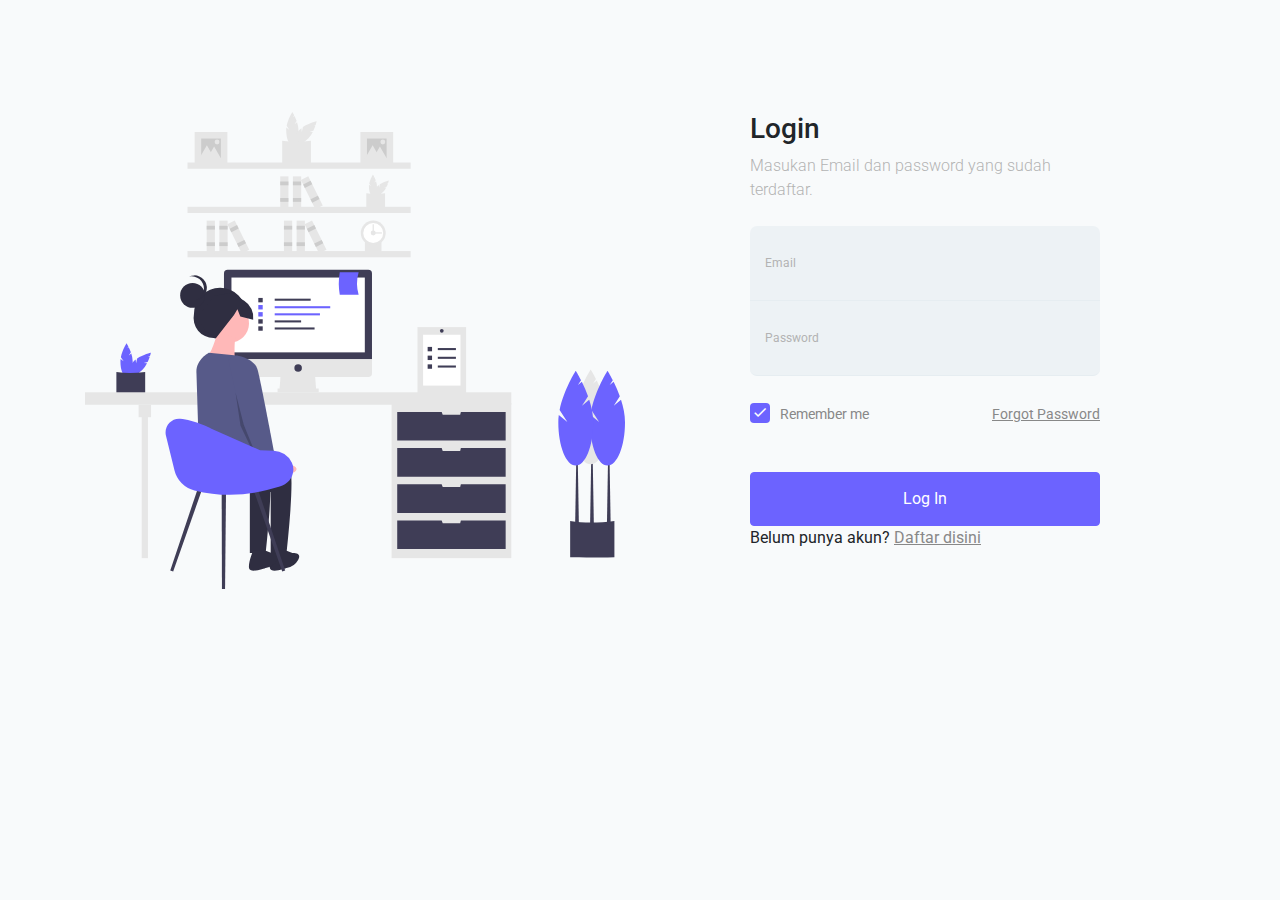
<file: login.html>
<!doctype html>
<html lang="en">
  <head>
    <!-- Required meta tags -->
    <meta charset="utf-8">
    <meta name="viewport" content="width=device-width, initial-scale=1, shrink-to-fit=no">
    <link href="https://fonts.googleapis.com/css?family=Roboto:300,400&display=swap" rel="stylesheet">

    <link rel="stylesheet" href="nfonts/icomoon/style.css">

    <link rel="stylesheet" href="ncss/owl.carousel.min.css">

    <!-- Bootstrap CSS -->
    <link rel="stylesheet" href="ncss/bootstrap.min.css">
    
    <!-- Style -->
    <link rel="stylesheet" href="ncss/styles.css">

    <title>Login #7</title>
  </head>
  <body>
  

  
  <div class="content">
    <div class="container">
      <div class="row">
        <div class="col-md-6">
          <img src="nimages/undraw_remotely_2j6y.svg" alt="Image" class="img-fluid">
        </div>
        <div class="col-md-6 contents">
          <div class="row justify-content-center">
            <div class="col-md-8">
              <div class="mb-4">
              <h3>Login</h3>
              <p class="mb-4">Masukan Email dan password yang sudah terdaftar.</p>
            </div>
            <form action="#" method="post">
              <div class="form-group first">
                <label for="username">Email</label>
                <input type="text" class="form-control" id="username">

              </div>
              <div class="form-group last mb-4">
                <label for="password">Password</label>
                <input type="password" class="form-control" id="password">
                
              </div>
              
              <div class="d-flex mb-5 align-items-center">
                <label class="control control--checkbox mb-0"><span class="caption">Remember me</span>
                  <input type="checkbox" checked="checked"/>
                  <div class="control__indicator"></div>
                </label>
                <span class="ml-auto"><a href="#" class="forgot-pass">Forgot Password</a></span> 
              </div>
              <input type="submit" value="Log In" class="btn btn-block btn-primary">  
              <span class="ml-auto">
                Belum punya akun? <a href="regis.html" class="daftar">Daftar disini</a>
              </span>            
            </form>
            </div>
          </div>
          
        </div>
        
      </div>
    </div>
  </div>

  
    <script src="njs/jquery-3.3.1.min.js"></script>
    <script src="njs/popper.min.js"></script>
    <script src="njs/bootstrap.min.js"></script>
    <script src="njs/main.js"></script>
  </body>
</html>
</file>
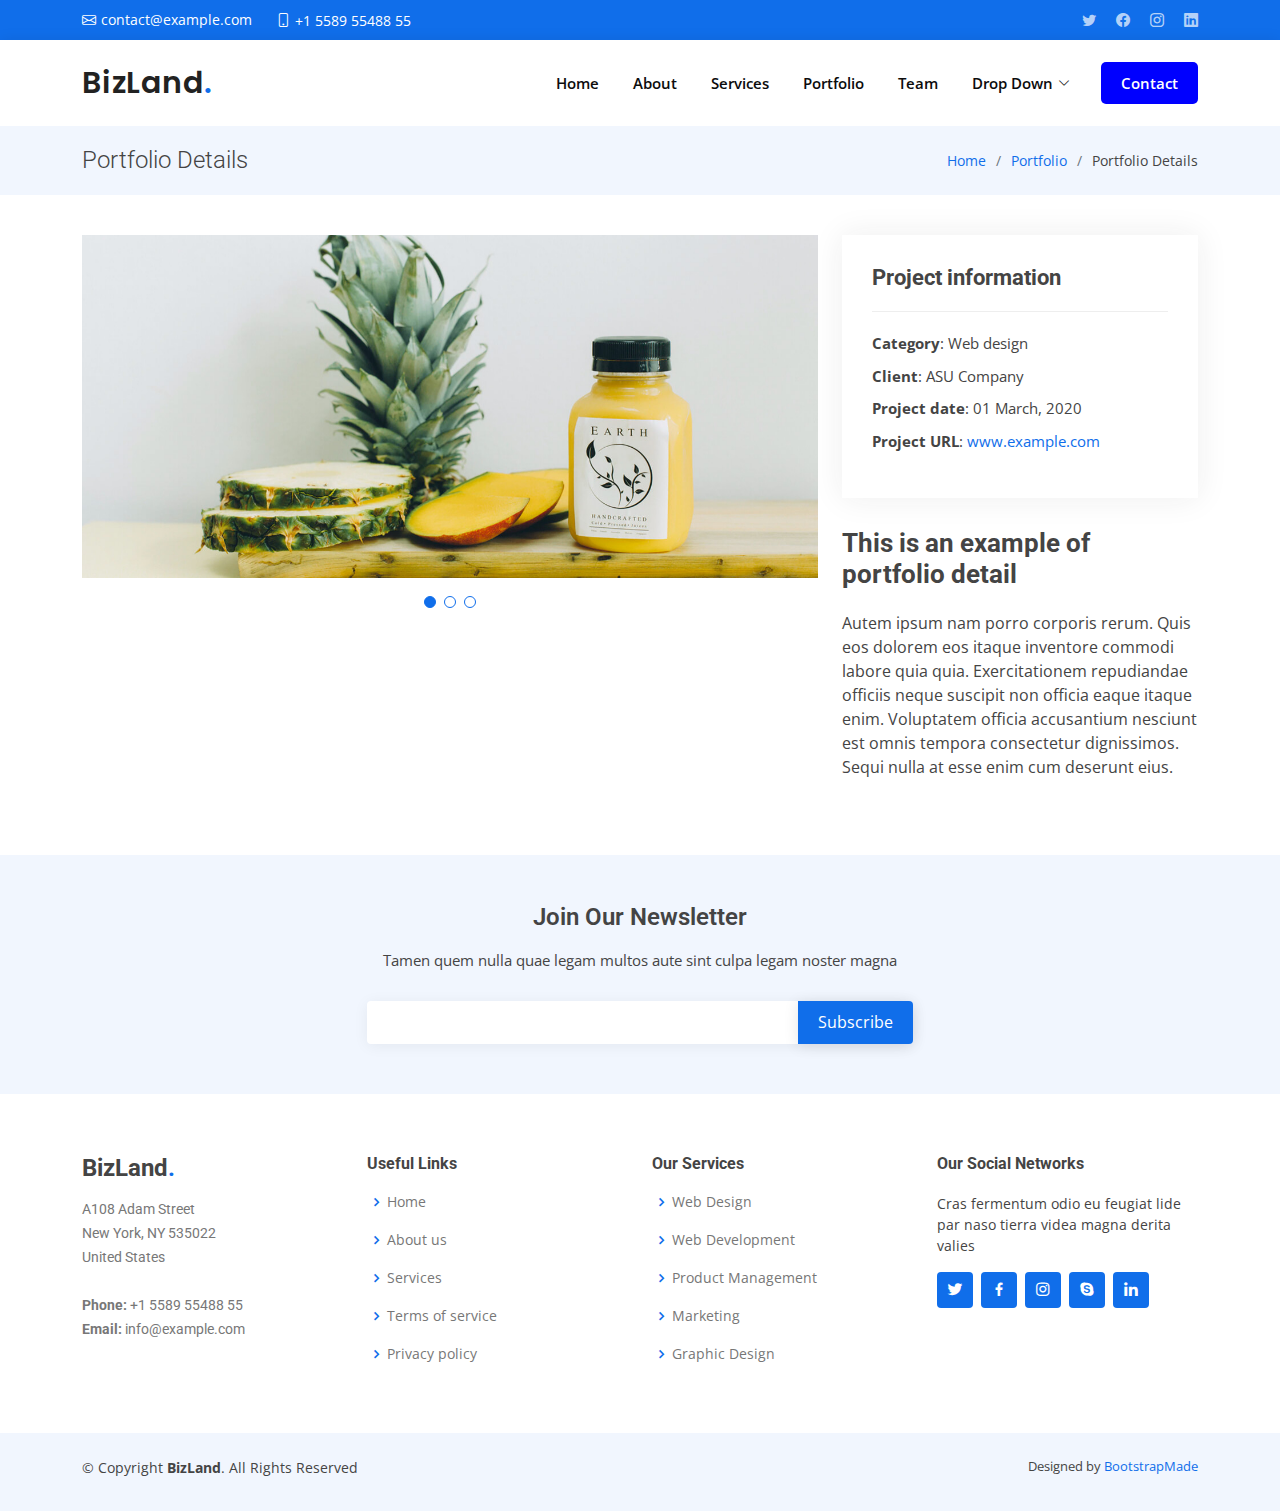
<file: portfolio-details.html>
<!DOCTYPE html>
<html lang="en">

<head>
  <meta charset="utf-8">
  <meta content="width=device-width, initial-scale=1.0" name="viewport">

  <title>Portfolio Details - BizLand Bootstrap Template</title>
  <meta content="" name="description">
  <meta content="" name="keywords">

  <!-- Favicons -->
  <link href="assets/img/favicon.png" rel="icon">
  <link href="assets/img/apple-touch-icon.png" rel="apple-touch-icon">

  <!-- Google Fonts -->
  <link href="https://fonts.googleapis.com/css?family=Open+Sans:300,300i,400,400i,600,600i,700,700i|Roboto:300,300i,400,400i,500,500i,600,600i,700,700i|Poppins:300,300i,400,400i,500,500i,600,600i,700,700i" rel="stylesheet">

  <!-- Vendor CSS Files -->
  <link href="assets/vendor/aos/aos.css" rel="stylesheet">
  <link href="assets/vendor/bootstrap/css/bootstrap.min.css" rel="stylesheet">
  <link href="assets/vendor/bootstrap-icons/bootstrap-icons.css" rel="stylesheet">
  <link href="assets/vendor/boxicons/css/boxicons.min.css" rel="stylesheet">
  <link href="assets/vendor/glightbox/css/glightbox.min.css" rel="stylesheet">
  <link href="assets/vendor/swiper/swiper-bundle.min.css" rel="stylesheet">

  <!-- Template Main CSS File -->
  <link href="assets/css/style.css" rel="stylesheet">

  <!-- =======================================================
  * Template Name: BizLand
  * Template URL: https://bootstrapmade.com/bizland-bootstrap-business-template/
  * Updated: Mar 17 2024 with Bootstrap v5.3.3
  * Author: BootstrapMade.com
  * License: https://bootstrapmade.com/license/
  ======================================================== -->
</head>

<body>

  <!-- ======= Top Bar ======= -->
  <section id="topbar" class="d-flex align-items-center">
    <div class="container d-flex justify-content-center justify-content-md-between">
      <div class="contact-info d-flex align-items-center">
        <i class="bi bi-envelope d-flex align-items-center"><a href="mailto:contact@example.com">contact@example.com</a></i>
        <i class="bi bi-phone d-flex align-items-center ms-4"><span>+1 5589 55488 55</span></i>
      </div>
      <div class="social-links d-none d-md-flex align-items-center">
        <a href="#" class="twitter"><i class="bi bi-twitter"></i></a>
        <a href="#" class="facebook"><i class="bi bi-facebook"></i></a>
        <a href="#" class="instagram"><i class="bi bi-instagram"></i></a>
        <a href="#" class="linkedin"><i class="bi bi-linkedin"></i></i></a>
      </div>
    </div>
  </section>

  <!-- ======= Header ======= -->
  <header id="header" class="d-flex align-items-center">
    <div class="container d-flex align-items-center justify-content-between">

      <h1 class="logo"><a href="index.html">BizLand<span>.</span></a></h1>
      <!-- Uncomment below if you prefer to use an image logo -->
      <!-- <a href="index.html" class="logo"><img src="assets/img/logo.png" alt=""></a>-->

      <nav id="navbar" class="navbar">
        <ul>
          <li><a class="nav-link scrollto " href="#hero">Home</a></li>
          <li><a class="nav-link scrollto" href="#about">About</a></li>
          <li><a class="nav-link scrollto" href="#services">Services</a></li>
          <li><a class="nav-link scrollto active" href="#portfolio">Portfolio</a></li>
          <li><a class="nav-link scrollto" href="#team">Team</a></li>
          <li class="dropdown"><a href="#"><span>Drop Down</span> <i class="bi bi-chevron-down"></i></a>
            <ul>
              <li><a href="#">Drop Down 1</a></li>
              <li class="dropdown"><a href="#"><span>Deep Drop Down</span> <i class="bi bi-chevron-right"></i></a>
                <ul>
                  <li><a href="#">Deep Drop Down 1</a></li>
                  <li><a href="#">Deep Drop Down 2</a></li>
                  <li><a href="#">Deep Drop Down 3</a></li>
                  <li><a href="#">Deep Drop Down 4</a></li>
                  <li><a href="#">Deep Drop Down 5</a></li>
                </ul>
              </li>
              <li><a href="#">Drop Down 2</a></li>
              <li><a href="#">Drop Down 3</a></li>
              <li><a href="#">Drop Down 4</a></li>
            </ul>
          </li>
          <li><a class="nav-link scrollto" href="#contact">Contact</a></li>
        </ul>
        <i class="bi bi-list mobile-nav-toggle"></i>
      </nav><!-- .navbar -->

    </div>
  </header><!-- End Header -->

  <main id="main" data-aos="fade-up">

    <!-- ======= Breadcrumbs Section ======= -->
    <section class="breadcrumbs">
      <div class="container">

        <div class="d-flex justify-content-between align-items-center">
          <h2>Portfolio Details</h2>
          <ol>
            <li><a href="index.html">Home</a></li>
            <li><a href="portfolio.html">Portfolio</a></li>
            <li>Portfolio Details</li>
          </ol>
        </div>

      </div>
    </section><!-- Breadcrumbs Section -->

    <!-- ======= Portfolio Details Section ======= -->
    <section id="portfolio-details" class="portfolio-details">
      <div class="container">

        <div class="row gy-4">

          <div class="col-lg-8">
            <div class="portfolio-details-slider swiper">
              <div class="swiper-wrapper align-items-center">

                <div class="swiper-slide">
                  <img src="assets/img/portfolio/portfolio-details-1.jpg" alt="">
                </div>

                <div class="swiper-slide">
                  <img src="assets/img/portfolio/portfolio-details-2.jpg" alt="">
                </div>

                <div class="swiper-slide">
                  <img src="assets/img/portfolio/portfolio-details-3.jpg" alt="">
                </div>

              </div>
              <div class="swiper-pagination"></div>
            </div>
          </div>

          <div class="col-lg-4">
            <div class="portfolio-info">
              <h3>Project information</h3>
              <ul>
                <li><strong>Category</strong>: Web design</li>
                <li><strong>Client</strong>: ASU Company</li>
                <li><strong>Project date</strong>: 01 March, 2020</li>
                <li><strong>Project URL</strong>: <a href="#">www.example.com</a></li>
              </ul>
            </div>
            <div class="portfolio-description">
              <h2>This is an example of portfolio detail</h2>
              <p>
                Autem ipsum nam porro corporis rerum. Quis eos dolorem eos itaque inventore commodi labore quia quia. Exercitationem repudiandae officiis neque suscipit non officia eaque itaque enim. Voluptatem officia accusantium nesciunt est omnis tempora consectetur dignissimos. Sequi nulla at esse enim cum deserunt eius.
              </p>
            </div>
          </div>

        </div>

      </div>
    </section><!-- End Portfolio Details Section -->

  </main><!-- End #main -->

  <!-- ======= Footer ======= -->
  <footer id="footer">

    <div class="footer-newsletter">
      <div class="container">
        <div class="row justify-content-center">
          <div class="col-lg-6">
            <h4>Join Our Newsletter</h4>
            <p>Tamen quem nulla quae legam multos aute sint culpa legam noster magna</p>
            <form action="" method="post">
              <input type="email" name="email"><input type="submit" value="Subscribe">
            </form>
          </div>
        </div>
      </div>
    </div>

    <div class="footer-top">
      <div class="container">
        <div class="row">

          <div class="col-lg-3 col-md-6 footer-contact">
            <h3>BizLand<span>.</span></h3>
            <p>
              A108 Adam Street <br>
              New York, NY 535022<br>
              United States <br><br>
              <strong>Phone:</strong> +1 5589 55488 55<br>
              <strong>Email:</strong> info@example.com<br>
            </p>
          </div>

          <div class="col-lg-3 col-md-6 footer-links">
            <h4>Useful Links</h4>
            <ul>
              <li><i class="bx bx-chevron-right"></i> <a href="#">Home</a></li>
              <li><i class="bx bx-chevron-right"></i> <a href="#">About us</a></li>
              <li><i class="bx bx-chevron-right"></i> <a href="#">Services</a></li>
              <li><i class="bx bx-chevron-right"></i> <a href="#">Terms of service</a></li>
              <li><i class="bx bx-chevron-right"></i> <a href="#">Privacy policy</a></li>
            </ul>
          </div>

          <div class="col-lg-3 col-md-6 footer-links">
            <h4>Our Services</h4>
            <ul>
              <li><i class="bx bx-chevron-right"></i> <a href="#">Web Design</a></li>
              <li><i class="bx bx-chevron-right"></i> <a href="#">Web Development</a></li>
              <li><i class="bx bx-chevron-right"></i> <a href="#">Product Management</a></li>
              <li><i class="bx bx-chevron-right"></i> <a href="#">Marketing</a></li>
              <li><i class="bx bx-chevron-right"></i> <a href="#">Graphic Design</a></li>
            </ul>
          </div>

          <div class="col-lg-3 col-md-6 footer-links">
            <h4>Our Social Networks</h4>
            <p>Cras fermentum odio eu feugiat lide par naso tierra videa magna derita valies</p>
            <div class="social-links mt-3">
              <a href="#" class="twitter"><i class="bx bxl-twitter"></i></a>
              <a href="#" class="facebook"><i class="bx bxl-facebook"></i></a>
              <a href="#" class="instagram"><i class="bx bxl-instagram"></i></a>
              <a href="#" class="google-plus"><i class="bx bxl-skype"></i></a>
              <a href="#" class="linkedin"><i class="bx bxl-linkedin"></i></a>
            </div>
          </div>

        </div>
      </div>
    </div>

    <div class="container py-4">
      <div class="copyright">
        &copy; Copyright <strong><span>BizLand</span></strong>. All Rights Reserved
      </div>
      <div class="credits">
        <!-- All the links in the footer should remain intact. -->
        <!-- You can delete the links only if you purchased the pro version. -->
        <!-- Licensing information: https://bootstrapmade.com/license/ -->
        <!-- Purchase the pro version with working PHP/AJAX contact form: https://bootstrapmade.com/bizland-bootstrap-business-template/ -->
        Designed by <a href="https://bootstrapmade.com/">BootstrapMade</a>
      </div>
    </div>
  </footer><!-- End Footer -->

  <div id="preloader"></div>
  <a href="#" class="back-to-top d-flex align-items-center justify-content-center"><i class="bi bi-arrow-up-short"></i></a>

  <!-- Vendor JS Files -->
  <script src="assets/vendor/purecounter/purecounter_vanilla.js"></script>
  <script src="assets/vendor/aos/aos.js"></script>
  <script src="assets/vendor/bootstrap/js/bootstrap.bundle.min.js"></script>
  <script src="assets/vendor/glightbox/js/glightbox.min.js"></script>
  <script src="assets/vendor/isotope-layout/isotope.pkgd.min.js"></script>
  <script src="assets/vendor/swiper/swiper-bundle.min.js"></script>
  <script src="assets/vendor/waypoints/noframework.waypoints.js"></script>
  <script src="assets/vendor/php-email-form/validate.js"></script>

  <!-- Template Main JS File -->
  <script src="assets/js/main.js"></script>

</body>

</html>
</file>
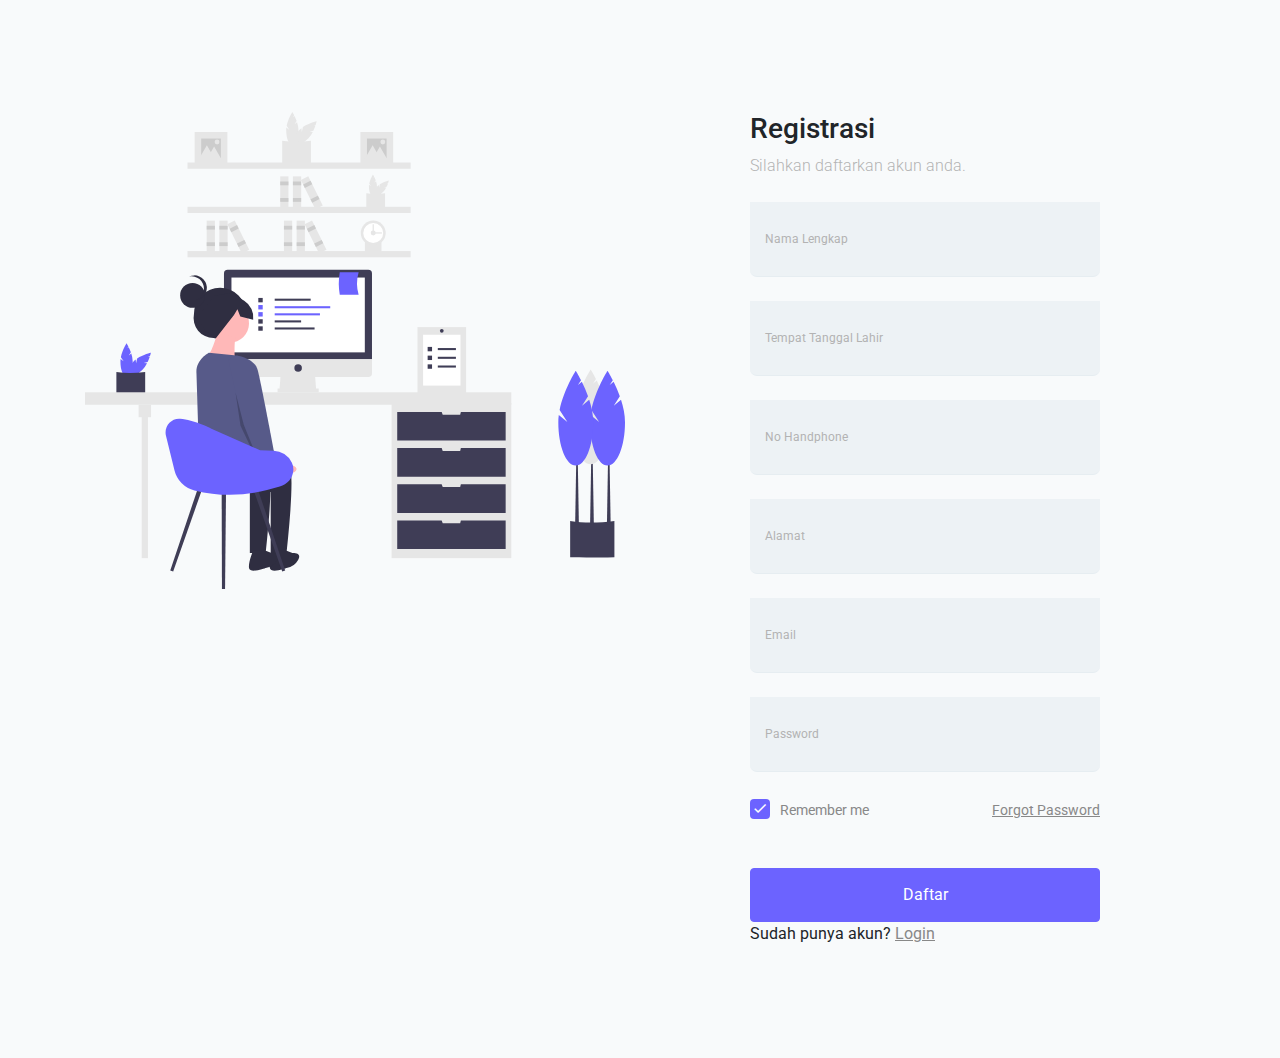
<file: regis.html>
<!doctype html>
<html lang="en">
  <head>
    <!-- Required meta tags -->
    <meta charset="utf-8">
    <meta name="viewport" content="width=device-width, initial-scale=1, shrink-to-fit=no">
    <link href="https://fonts.googleapis.com/css?family=Roboto:300,400&display=swap" rel="stylesheet">

    <link rel="stylesheet" href="nfonts/icomoon/style.css">

    <link rel="stylesheet" href="ncss/owl.carousel.min.css">

    <!-- Bootstrap CSS -->
    <link rel="stylesheet" href="ncss/bootstrap.min.css">
    
    <!-- Style -->
    <link rel="stylesheet" href="ncss/styles.css">

    <title>Registrasi MoveFast</title>
  </head>
  <body>
  

  
    <div class="content">
        <div class="container">
          <div class="row">
            <div class="col-md-6">
              <img src="nimages/undraw_remotely_2j6y.svg" alt="Image" class="img-fluid">
            </div>
            <div class="col-md-6 contents">
              <div class="row justify-content-center">
                <div class="col-md-8">
                  <div class="mb-4">
                    <h3>Registrasi</h3>
                    <p class="mb-4">Silahkan daftarkan akun anda.</p>
                  </div>
                  <form action="#" method="post">
                    <div class="form-group last mb-4">
                      <label for="nama">Nama Lengkap</label>
                      <input type="text" class="form-control" id="nama">
                    </div>
      
                    <div class="form-group last mb-4">
                      <label for="ttl">Tempat Tanggal Lahir</label>
                      <input type="text" class="form-control" id="ttl">
                    </div>
      
                    <div class="form-group last mb-4">
                      <label for="nomor">No Handphone</label>
                      <input type="text" class="form-control" id="nomor">
                    </div>
      
                    <div class="form-group last mb-4">
                      <label for="alamat">Alamat</label>
                      <input type="text" class="form-control" id="alamat">
                    </div>
      
                    <div class="form-group last mb-4">
                      <label for="email">Email</label>
                      <input type="text" class="form-control" id="email">
                    </div>
      
                    <div class="form-group last mb-4">
                      <label for="password">Password</label>
                      <input type="password" class="form-control" id="password">
                    </div>
      
                    <div class="d-flex mb-5 align-items-center">
                      <label class="control control--checkbox mb-0">
                        <span class="caption">Remember me</span>
                        <input type="checkbox" checked="checked" />
                        <div class="control__indicator"></div>
                      </label>
                      <span class="ml-auto"><a href="#" class="forgot-pass">Forgot Password</a></span>
                    </div>
      
                    <input type="submit" value="Daftar" class="btn btn-block btn-primary">
      
                    <span class="ml-auto">
                      Sudah punya akun? <a href="login.html" class="daftar">Login</a>
                    </span>
                  </form>
                </div>
              </div>
            </div>
          </div>
        </div>
      </div>

  
    <script src="njs/jquery-3.3.1.min.js"></script>
    <script src="njs/popper.min.js"></script>
    <script src="njs/bootstrap.min.js"></script>
    <script src="njs/main.js"></script>
  </body>
</html>
</file>
<file: assets/ycss/styless.css>
/* Table Styles */
.table {
  width: 100%;
  margin-bottom: 0;
  overflow-x: auto;
}

.table-striped tr:nth-child(odd) {
  background-color: rgba(0, 0, 0, 0.05);
}

.table th {
  background-color: #f7f7f7;
  color: #333;
  text-align: center;
  padding: 15px 10px;
  border-bottom: 1px solid #ddd;
}

.table td {
  padding: 10px;
  vertical-align: middle;
  border-bottom: 1px solid #ddd;
}

/* Responsive Table */
@media (max-width: 768px) {
  .table thead th,
  .table tbody th,
  .table tbody td {
    display: block;
    text-align: left;
  }
}
</file>
<file: nfonts/icomoon/style.css>
@font-face {
  font-family: 'icomoon';
  src:  url('fonts/icomoon.eot?10si43');
  src:  url('fonts/icomoon.eot?10si43#iefix') format('embedded-opentype'),
    url('fonts/icomoon.ttf?10si43') format('truetype'),
    url('fonts/icomoon.woff?10si43') format('woff'),
    url('fonts/icomoon.svg?10si43#icomoon') format('svg');
  font-weight: normal;
  font-style: normal;
}

[class^="icon-"], [class*=" icon-"] {
  /* use !important to prevent issues with browser extensions that change fonts */
  font-family: 'icomoon' !important;
  speak: none;
  font-style: normal;
  font-weight: normal;
  font-variant: normal;
  text-transform: none;
  line-height: 1;

  /* Better Font Rendering =========== */
  -webkit-font-smoothing: antialiased;
  -moz-osx-font-smoothing: grayscale;
}

.icon-asterisk:before {
  content: "\f069";
}
.icon-plus:before {
  content: "\f067";
}
.icon-question:before {
  content: "\f128";
}
.icon-minus:before {
  content: "\f068";
}
.icon-glass:before {
  content: "\f000";
}
.icon-music:before {
  content: "\f001";
}
.icon-search:before {
  content: "\f002";
}
.icon-envelope-o:before {
  content: "\f003";
}
.icon-heart:before {
  content: "\f004";
}
.icon-star:before {
  content: "\f005";
}
.icon-star-o:before {
  content: "\f006";
}
.icon-user:before {
  content: "\f007";
}
.icon-film:before {
  content: "\f008";
}
.icon-th-large:before {
  content: "\f009";
}
.icon-th:before {
  content: "\f00a";
}
.icon-th-list:before {
  content: "\f00b";
}
.icon-check:before {
  content: "\f00c";
}
.icon-close:before {
  content: "\f00d";
}
.icon-remove:before {
  content: "\f00d";
}
.icon-times:before {
  content: "\f00d";
}
.icon-search-plus:before {
  content: "\f00e";
}
.icon-search-minus:before {
  content: "\f010";
}
.icon-power-off:before {
  content: "\f011";
}
.icon-signal:before {
  content: "\f012";
}
.icon-cog:before {
  content: "\f013";
}
.icon-gear:before {
  content: "\f013";
}
.icon-trash-o:before {
  content: "\f014";
}
.icon-home:before {
  content: "\f015";
}
.icon-file-o:before {
  content: "\f016";
}
.icon-clock-o:before {
  content: "\f017";
}
.icon-road:before {
  content: "\f018";
}
.icon-download:before {
  content: "\f019";
}
.icon-arrow-circle-o-down:before {
  content: "\f01a";
}
.icon-arrow-circle-o-up:before {
  content: "\f01b";
}
.icon-inbox:before {
  content: "\f01c";
}
.icon-play-circle-o:before {
  content: "\f01d";
}
.icon-repeat:before {
  content: "\f01e";
}
.icon-rotate-right:before {
  content: "\f01e";
}
.icon-refresh:before {
  content: "\f021";
}
.icon-list-alt:before {
  content: "\f022";
}
.icon-lock:before {
  content: "\f023";
}
.icon-flag:before {
  content: "\f024";
}
.icon-headphones:before {
  content: "\f025";
}
.icon-volume-off:before {
  content: "\f026";
}
.icon-volume-down:before {
  content: "\f027";
}
.icon-volume-up:before {
  content: "\f028";
}
.icon-qrcode:before {
  content: "\f029";
}
.icon-barcode:before {
  content: "\f02a";
}
.icon-tag:before {
  content: "\f02b";
}
.icon-tags:before {
  content: "\f02c";
}
.icon-book:before {
  content: "\f02d";
}
.icon-bookmark:before {
  content: "\f02e";
}
.icon-print:before {
  content: "\f02f";
}
.icon-camera:before {
  content: "\f030";
}
.icon-font:before {
  content: "\f031";
}
.icon-bold:before {
  content: "\f032";
}
.icon-italic:before {
  content: "\f033";
}
.icon-text-height:before {
  content: "\f034";
}
.icon-text-width:before {
  content: "\f035";
}
.icon-align-left:before {
  content: "\f036";
}
.icon-align-center:before {
  content: "\f037";
}
.icon-align-right:before {
  content: "\f038";
}
.icon-align-justify:before {
  content: "\f039";
}
.icon-list:before {
  content: "\f03a";
}
.icon-dedent:before {
  content: "\f03b";
}
.icon-outdent:before {
  content: "\f03b";
}
.icon-indent:before {
  content: "\f03c";
}
.icon-video-camera:before {
  content: "\f03d";
}
.icon-image:before {
  content: "\f03e";
}
.icon-photo:before {
  content: "\f03e";
}
.icon-picture-o:before {
  content: "\f03e";
}
.icon-pencil:before {
  content: "\f040";
}
.icon-map-marker:before {
  content: "\f041";
}
.icon-adjust:before {
  content: "\f042";
}
.icon-tint:before {
  content: "\f043";
}
.icon-edit:before {
  content: "\f044";
}
.icon-pencil-square-o:before {
  content: "\f044";
}
.icon-share-square-o:before {
  content: "\f045";
}
.icon-check-square-o:before {
  content: "\f046";
}
.icon-arrows:before {
  content: "\f047";
}
.icon-step-backward:before {
  content: "\f048";
}
.icon-fast-backward:before {
  content: "\f049";
}
.icon-backward:before {
  content: "\f04a";
}
.icon-play:before {
  content: "\f04b";
}
.icon-pause:before {
  content: "\f04c";
}
.icon-stop:before {
  content: "\f04d";
}
.icon-forward:before {
  content: "\f04e";
}
.icon-fast-forward:before {
  content: "\f050";
}
.icon-step-forward:before {
  content: "\f051";
}
.icon-eject:before {
  content: "\f052";
}
.icon-chevron-left:before {
  content: "\f053";
}
.icon-chevron-right:before {
  content: "\f054";
}
.icon-plus-circle:before {
  content: "\f055";
}
.icon-minus-circle:before {
  content: "\f056";
}
.icon-times-circle:before {
  content: "\f057";
}
.icon-check-circle:before {
  content: "\f058";
}
.icon-question-circle:before {
  content: "\f059";
}
.icon-info-circle:before {
  content: "\f05a";
}
.icon-crosshairs:before {
  content: "\f05b";
}
.icon-times-circle-o:before {
  content: "\f05c";
}
.icon-check-circle-o:before {
  content: "\f05d";
}
.icon-ban:before {
  content: "\f05e";
}
.icon-arrow-left:before {
  content: "\f060";
}
.icon-arrow-right:before {
  content: "\f061";
}
.icon-arrow-up:before {
  content: "\f062";
}
.icon-arrow-down:before {
  content: "\f063";
}
.icon-mail-forward:before {
  content: "\f064";
}
.icon-share:before {
  content: "\f064";
}
.icon-expand:before {
  content: "\f065";
}
.icon-compress:before {
  content: "\f066";
}
.icon-exclamation-circle:before {
  content: "\f06a";
}
.icon-gift:before {
  content: "\f06b";
}
.icon-leaf:before {
  content: "\f06c";
}
.icon-fire:before {
  content: "\f06d";
}
.icon-eye:before {
  content: "\f06e";
}
.icon-eye-slash:before {
  content: "\f070";
}
.icon-exclamation-triangle:before {
  content: "\f071";
}
.icon-warning:before {
  content: "\f071";
}
.icon-plane:before {
  content: "\f072";
}
.icon-calendar:before {
  content: "\f073";
}
.icon-random:before {
  content: "\f074";
}
.icon-comment:before {
  content: "\f075";
}
.icon-magnet:before {
  content: "\f076";
}
.icon-chevron-up:before {
  content: "\f077";
}
.icon-chevron-down:before {
  content: "\f078";
}
.icon-retweet:before {
  content: "\f079";
}
.icon-shopping-cart:before {
  content: "\f07a";
}
.icon-folder:before {
  content: "\f07b";
}
.icon-folder-open:before {
  content: "\f07c";
}
.icon-arrows-v:before {
  content: "\f07d";
}
.icon-arrows-h:before {
  content: "\f07e";
}
.icon-bar-chart:before {
  content: "\f080";
}
.icon-bar-chart-o:before {
  content: "\f080";
}
.icon-twitter-square:before {
  content: "\f081";
}
.icon-facebook-square:before {
  content: "\f082";
}
.icon-camera-retro:before {
  content: "\f083";
}
.icon-key:before {
  content: "\f084";
}
.icon-cogs:before {
  content: "\f085";
}
.icon-gears:before {
  content: "\f085";
}
.icon-comments:before {
  content: "\f086";
}
.icon-thumbs-o-up:before {
  content: "\f087";
}
.icon-thumbs-o-down:before {
  content: "\f088";
}
.icon-star-half:before {
  content: "\f089";
}
.icon-heart-o:before {
  content: "\f08a";
}
.icon-sign-out:before {
  content: "\f08b";
}
.icon-linkedin-square:before {
  content: "\f08c";
}
.icon-thumb-tack:before {
  content: "\f08d";
}
.icon-external-link:before {
  content: "\f08e";
}
.icon-sign-in:before {
  content: "\f090";
}
.icon-trophy:before {
  content: "\f091";
}
.icon-github-square:before {
  content: "\f092";
}
.icon-upload:before {
  content: "\f093";
}
.icon-lemon-o:before {
  content: "\f094";
}
.icon-phone:before {
  content: "\f095";
}
.icon-square-o:before {
  content: "\f096";
}
.icon-bookmark-o:before {
  content: "\f097";
}
.icon-phone-square:before {
  content: "\f098";
}
.icon-twitter:before {
  content: "\f099";
}
.icon-facebook:before {
  content: "\f09a";
}
.icon-facebook-f:before {
  content: "\f09a";
}
.icon-github:before {
  content: "\f09b";
}
.icon-unlock:before {
  content: "\f09c";
}
.icon-credit-card:before {
  content: "\f09d";
}
.icon-feed:before {
  content: "\f09e";
}
.icon-rss:before {
  content: "\f09e";
}
.icon-hdd-o:before {
  content: "\f0a0";
}
.icon-bullhorn:before {
  content: "\f0a1";
}
.icon-bell-o:before {
  content: "\f0a2";
}
.icon-certificate:before {
  content: "\f0a3";
}
.icon-hand-o-right:before {
  content: "\f0a4";
}
.icon-hand-o-left:before {
  content: "\f0a5";
}
.icon-hand-o-up:before {
  content: "\f0a6";
}
.icon-hand-o-down:before {
  content: "\f0a7";
}
.icon-arrow-circle-left:before {
  content: "\f0a8";
}
.icon-arrow-circle-right:before {
  content: "\f0a9";
}
.icon-arrow-circle-up:before {
  content: "\f0aa";
}
.icon-arrow-circle-down:before {
  content: "\f0ab";
}
.icon-globe:before {
  content: "\f0ac";
}
.icon-wrench:before {
  content: "\f0ad";
}
.icon-tasks:before {
  content: "\f0ae";
}
.icon-filter:before {
  content: "\f0b0";
}
.icon-briefcase:before {
  content: "\f0b1";
}
.icon-arrows-alt:before {
  content: "\f0b2";
}
.icon-group:before {
  content: "\f0c0";
}
.icon-users:before {
  content: "\f0c0";
}
.icon-chain:before {
  content: "\f0c1";
}
.icon-link:before {
  content: "\f0c1";
}
.icon-cloud:before {
  content: "\f0c2";
}
.icon-flask:before {
  content: "\f0c3";
}
.icon-cut:before {
  content: "\f0c4";
}
.icon-scissors:before {
  content: "\f0c4";
}
.icon-copy:before {
  content: "\f0c5";
}
.icon-files-o:before {
  content: "\f0c5";
}
.icon-paperclip:before {
  content: "\f0c6";
}
.icon-floppy-o:before {
  content: "\f0c7";
}
.icon-save:before {
  content: "\f0c7";
}
.icon-square:before {
  content: "\f0c8";
}
.icon-bars:before {
  content: "\f0c9";
}
.icon-navicon:before {
  content: "\f0c9";
}
.icon-reorder:before {
  content: "\f0c9";
}
.icon-list-ul:before {
  content: "\f0ca";
}
.icon-list-ol:before {
  content: "\f0cb";
}
.icon-strikethrough:before {
  content: "\f0cc";
}
.icon-underline:before {
  content: "\f0cd";
}
.icon-table:before {
  content: "\f0ce";
}
.icon-magic:before {
  content: "\f0d0";
}
.icon-truck:before {
  content: "\f0d1";
}
.icon-pinterest:before {
  content: "\f0d2";
}
.icon-pinterest-square:before {
  content: "\f0d3";
}
.icon-google-plus-square:before {
  content: "\f0d4";
}
.icon-google-plus:before {
  content: "\f0d5";
}
.icon-money:before {
  content: "\f0d6";
}
.icon-caret-down:before {
  content: "\f0d7";
}
.icon-caret-up:before {
  content: "\f0d8";
}
.icon-caret-left:before {
  content: "\f0d9";
}
.icon-caret-right:before {
  content: "\f0da";
}
.icon-columns:before {
  content: "\f0db";
}
.icon-sort:before {
  content: "\f0dc";
}
.icon-unsorted:before {
  content: "\f0dc";
}
.icon-sort-desc:before {
  content: "\f0dd";
}
.icon-sort-down:before {
  content: "\f0dd";
}
.icon-sort-asc:before {
  content: "\f0de";
}
.icon-sort-up:before {
  content: "\f0de";
}
.icon-envelope:before {
  content: "\f0e0";
}
.icon-linkedin:before {
  content: "\f0e1";
}
.icon-rotate-left:before {
  content: "\f0e2";
}
.icon-undo:before {
  content: "\f0e2";
}
.icon-gavel:before {
  content: "\f0e3";
}
.icon-legal:before {
  content: "\f0e3";
}
.icon-dashboard:before {
  content: "\f0e4";
}
.icon-tachometer:before {
  content: "\f0e4";
}
.icon-comment-o:before {
  content: "\f0e5";
}
.icon-comments-o:before {
  content: "\f0e6";
}
.icon-bolt:before {
  content: "\f0e7";
}
.icon-flash:before {
  content: "\f0e7";
}
.icon-sitemap:before {
  content: "\f0e8";
}
.icon-umbrella:before {
  content: "\f0e9";
}
.icon-clipboard:before {
  content: "\f0ea";
}
.icon-paste:before {
  content: "\f0ea";
}
.icon-lightbulb-o:before {
  content: "\f0eb";
}
.icon-exchange:before {
  content: "\f0ec";
}
.icon-cloud-download:before {
  content: "\f0ed";
}
.icon-cloud-upload:before {
  content: "\f0ee";
}
.icon-user-md:before {
  content: "\f0f0";
}
.icon-stethoscope:before {
  content: "\f0f1";
}
.icon-suitcase:before {
  content: "\f0f2";
}
.icon-bell:before {
  content: "\f0f3";
}
.icon-coffee:before {
  content: "\f0f4";
}
.icon-cutlery:before {
  content: "\f0f5";
}
.icon-file-text-o:before {
  content: "\f0f6";
}
.icon-building-o:before {
  content: "\f0f7";
}
.icon-hospital-o:before {
  content: "\f0f8";
}
.icon-ambulance:before {
  content: "\f0f9";
}
.icon-medkit:before {
  content: "\f0fa";
}
.icon-fighter-jet:before {
  content: "\f0fb";
}
.icon-beer:before {
  content: "\f0fc";
}
.icon-h-square:before {
  content: "\f0fd";
}
.icon-plus-square:before {
  content: "\f0fe";
}
.icon-angle-double-left:before {
  content: "\f100";
}
.icon-angle-double-right:before {
  content: "\f101";
}
.icon-angle-double-up:before {
  content: "\f102";
}
.icon-angle-double-down:before {
  content: "\f103";
}
.icon-angle-left:before {
  content: "\f104";
}
.icon-angle-right:before {
  content: "\f105";
}
.icon-angle-up:before {
  content: "\f106";
}
.icon-angle-down:before {
  content: "\f107";
}
.icon-desktop:before {
  content: "\f108";
}
.icon-laptop:before {
  content: "\f109";
}
.icon-tablet:before {
  content: "\f10a";
}
.icon-mobile:before {
  content: "\f10b";
}
.icon-mobile-phone:before {
  content: "\f10b";
}
.icon-circle-o:before {
  content: "\f10c";
}
.icon-quote-left:before {
  content: "\f10d";
}
.icon-quote-right:before {
  content: "\f10e";
}
.icon-spinner:before {
  content: "\f110";
}
.icon-circle:before {
  content: "\f111";
}
.icon-mail-reply:before {
  content: "\f112";
}
.icon-reply:before {
  content: "\f112";
}
.icon-github-alt:before {
  content: "\f113";
}
.icon-folder-o:before {
  content: "\f114";
}
.icon-folder-open-o:before {
  content: "\f115";
}
.icon-smile-o:before {
  content: "\f118";
}
.icon-frown-o:before {
  content: "\f119";
}
.icon-meh-o:before {
  content: "\f11a";
}
.icon-gamepad:before {
  content: "\f11b";
}
.icon-keyboard-o:before {
  content: "\f11c";
}
.icon-flag-o:before {
  content: "\f11d";
}
.icon-flag-checkered:before {
  content: "\f11e";
}
.icon-terminal:before {
  content: "\f120";
}
.icon-code:before {
  content: "\f121";
}
.icon-mail-reply-all:before {
  content: "\f122";
}
.icon-reply-all:before {
  content: "\f122";
}
.icon-star-half-empty:before {
  content: "\f123";
}
.icon-star-half-full:before {
  content: "\f123";
}
.icon-star-half-o:before {
  content: "\f123";
}
.icon-location-arrow:before {
  content: "\f124";
}
.icon-crop:before {
  content: "\f125";
}
.icon-code-fork:before {
  content: "\f126";
}
.icon-chain-broken:before {
  content: "\f127";
}
.icon-unlink:before {
  content: "\f127";
}
.icon-info:before {
  content: "\f129";
}
.icon-exclamation:before {
  content: "\f12a";
}
.icon-superscript:before {
  content: "\f12b";
}
.icon-subscript:before {
  content: "\f12c";
}
.icon-eraser:before {
  content: "\f12d";
}
.icon-puzzle-piece:before {
  content: "\f12e";
}
.icon-microphone:before {
  content: "\f130";
}
.icon-microphone-slash:before {
  content: "\f131";
}
.icon-shield:before {
  content: "\f132";
}
.icon-calendar-o:before {
  content: "\f133";
}
.icon-fire-extinguisher:before {
  content: "\f134";
}
.icon-rocket:before {
  content: "\f135";
}
.icon-maxcdn:before {
  content: "\f136";
}
.icon-chevron-circle-left:before {
  content: "\f137";
}
.icon-chevron-circle-right:before {
  content: "\f138";
}
.icon-chevron-circle-up:before {
  content: "\f139";
}
.icon-chevron-circle-down:before {
  content: "\f13a";
}
.icon-html5:before {
  content: "\f13b";
}
.icon-css3:before {
  content: "\f13c";
}
.icon-anchor:before {
  content: "\f13d";
}
.icon-unlock-alt:before {
  content: "\f13e";
}
.icon-bullseye:before {
  content: "\f140";
}
.icon-ellipsis-h:before {
  content: "\f141";
}
.icon-ellipsis-v:before {
  content: "\f142";
}
.icon-rss-square:before {
  content: "\f143";
}
.icon-play-circle:before {
  content: "\f144";
}
.icon-ticket:before {
  content: "\f145";
}
.icon-minus-square:before {
  content: "\f146";
}
.icon-minus-square-o:before {
  content: "\f147";
}
.icon-level-up:before {
  content: "\f148";
}
.icon-level-down:before {
  content: "\f149";
}
.icon-check-square:before {
  content: "\f14a";
}
.icon-pencil-square:before {
  content: "\f14b";
}
.icon-external-link-square:before {
  content: "\f14c";
}
.icon-share-square:before {
  content: "\f14d";
}
.icon-compass:before {
  content: "\f14e";
}
.icon-caret-square-o-down:before {
  content: "\f150";
}
.icon-toggle-down:before {
  content: "\f150";
}
.icon-caret-square-o-up:before {
  content: "\f151";
}
.icon-toggle-up:before {
  content: "\f151";
}
.icon-caret-square-o-right:before {
  content: "\f152";
}
.icon-toggle-right:before {
  content: "\f152";
}
.icon-eur:before {
  content: "\f153";
}
.icon-euro:before {
  content: "\f153";
}
.icon-gbp:before {
  content: "\f154";
}
.icon-dollar:before {
  content: "\f155";
}
.icon-usd:before {
  content: "\f155";
}
.icon-inr:before {
  content: "\f156";
}
.icon-rupee:before {
  content: "\f156";
}
.icon-cny:before {
  content: "\f157";
}
.icon-jpy:before {
  content: "\f157";
}
.icon-rmb:before {
  content: "\f157";
}
.icon-yen:before {
  content: "\f157";
}
.icon-rouble:before {
  content: "\f158";
}
.icon-rub:before {
  content: "\f158";
}
.icon-ruble:before {
  content: "\f158";
}
.icon-krw:before {
  content: "\f159";
}
.icon-won:before {
  content: "\f159";
}
.icon-bitcoin:before {
  content: "\f15a";
}
.icon-btc:before {
  content: "\f15a";
}
.icon-file:before {
  content: "\f15b";
}
.icon-file-text:before {
  content: "\f15c";
}
.icon-sort-alpha-asc:before {
  content: "\f15d";
}
.icon-sort-alpha-desc:before {
  content: "\f15e";
}
.icon-sort-amount-asc:before {
  content: "\f160";
}
.icon-sort-amount-desc:before {
  content: "\f161";
}
.icon-sort-numeric-asc:before {
  content: "\f162";
}
.icon-sort-numeric-desc:before {
  content: "\f163";
}
.icon-thumbs-up:before {
  content: "\f164";
}
.icon-thumbs-down:before {
  content: "\f165";
}
.icon-youtube-square:before {
  content: "\f166";
}
.icon-youtube:before {
  content: "\f167";
}
.icon-xing:before {
  content: "\f168";
}
.icon-xing-square:before {
  content: "\f169";
}
.icon-youtube-play:before {
  content: "\f16a";
}
.icon-dropbox:before {
  content: "\f16b";
}
.icon-stack-overflow:before {
  content: "\f16c";
}
.icon-instagram:before {
  content: "\f16d";
}
.icon-flickr:before {
  content: "\f16e";
}
.icon-adn:before {
  content: "\f170";
}
.icon-bitbucket:before {
  content: "\f171";
}
.icon-bitbucket-square:before {
  content: "\f172";
}
.icon-tumblr:before {
  content: "\f173";
}
.icon-tumblr-square:before {
  content: "\f174";
}
.icon-long-arrow-down:before {
  content: "\f175";
}
.icon-long-arrow-up:before {
  content: "\f176";
}
.icon-long-arrow-left:before {
  content: "\f177";
}
.icon-long-arrow-right:before {
  content: "\f178";
}
.icon-apple:before {
  content: "\f179";
}
.icon-windows:before {
  content: "\f17a";
}
.icon-android:before {
  content: "\f17b";
}
.icon-linux:before {
  content: "\f17c";
}
.icon-dribbble:before {
  content: "\f17d";
}
.icon-skype:before {
  content: "\f17e";
}
.icon-foursquare:before {
  content: "\f180";
}
.icon-trello:before {
  content: "\f181";
}
.icon-female:before {
  content: "\f182";
}
.icon-male:before {
  content: "\f183";
}
.icon-gittip:before {
  content: "\f184";
}
.icon-gratipay:before {
  content: "\f184";
}
.icon-sun-o:before {
  content: "\f185";
}
.icon-moon-o:before {
  content: "\f186";
}
.icon-archive:before {
  content: "\f187";
}
.icon-bug:before {
  content: "\f188";
}
.icon-vk:before {
  content: "\f189";
}
.icon-weibo:before {
  content: "\f18a";
}
.icon-renren:before {
  content: "\f18b";
}
.icon-pagelines:before {
  content: "\f18c";
}
.icon-stack-exchange:before {
  content: "\f18d";
}
.icon-arrow-circle-o-right:before {
  content: "\f18e";
}
.icon-arrow-circle-o-left:before {
  content: "\f190";
}
.icon-caret-square-o-left:before {
  content: "\f191";
}
.icon-toggle-left:before {
  content: "\f191";
}
.icon-dot-circle-o:before {
  content: "\f192";
}
.icon-wheelchair:before {
  content: "\f193";
}
.icon-vimeo-square:before {
  content: "\f194";
}
.icon-try:before {
  content: "\f195";
}
.icon-turkish-lira:before {
  content: "\f195";
}
.icon-plus-square-o:before {
  content: "\f196";
}
.icon-space-shuttle:before {
  content: "\f197";
}
.icon-slack:before {
  content: "\f198";
}
.icon-envelope-square:before {
  content: "\f199";
}
.icon-wordpress:before {
  content: "\f19a";
}
.icon-openid:before {
  content: "\f19b";
}
.icon-bank:before {
  content: "\f19c";
}
.icon-institution:before {
  content: "\f19c";
}
.icon-university:before {
  content: "\f19c";
}
.icon-graduation-cap:before {
  content: "\f19d";
}
.icon-mortar-board:before {
  content: "\f19d";
}
.icon-yahoo:before {
  content: "\f19e";
}
.icon-google:before {
  content: "\f1a0";
}
.icon-reddit:before {
  content: "\f1a1";
}
.icon-reddit-square:before {
  content: "\f1a2";
}
.icon-stumbleupon-circle:before {
  content: "\f1a3";
}
.icon-stumbleupon:before {
  content: "\f1a4";
}
.icon-delicious:before {
  content: "\f1a5";
}
.icon-digg:before {
  content: "\f1a6";
}
.icon-pied-piper-pp:before {
  content: "\f1a7";
}
.icon-pied-piper-alt:before {
  content: "\f1a8";
}
.icon-drupal:before {
  content: "\f1a9";
}
.icon-joomla:before {
  content: "\f1aa";
}
.icon-language:before {
  content: "\f1ab";
}
.icon-fax:before {
  content: "\f1ac";
}
.icon-building:before {
  content: "\f1ad";
}
.icon-child:before {
  content: "\f1ae";
}
.icon-paw:before {
  content: "\f1b0";
}
.icon-spoon:before {
  content: "\f1b1";
}
.icon-cube:before {
  content: "\f1b2";
}
.icon-cubes:before {
  content: "\f1b3";
}
.icon-behance:before {
  content: "\f1b4";
}
.icon-behance-square:before {
  content: "\f1b5";
}
.icon-steam:before {
  content: "\f1b6";
}
.icon-steam-square:before {
  content: "\f1b7";
}
.icon-recycle:before {
  content: "\f1b8";
}
.icon-automobile:before {
  content: "\f1b9";
}
.icon-car:before {
  content: "\f1b9";
}
.icon-cab:before {
  content: "\f1ba";
}
.icon-taxi:before {
  content: "\f1ba";
}
.icon-tree:before {
  content: "\f1bb";
}
.icon-spotify:before {
  content: "\f1bc";
}
.icon-deviantart:before {
  content: "\f1bd";
}
.icon-soundcloud:before {
  content: "\f1be";
}
.icon-database:before {
  content: "\f1c0";
}
.icon-file-pdf-o:before {
  content: "\f1c1";
}
.icon-file-word-o:before {
  content: "\f1c2";
}
.icon-file-excel-o:before {
  content: "\f1c3";
}
.icon-file-powerpoint-o:before {
  content: "\f1c4";
}
.icon-file-image-o:before {
  content: "\f1c5";
}
.icon-file-photo-o:before {
  content: "\f1c5";
}
.icon-file-picture-o:before {
  content: "\f1c5";
}
.icon-file-archive-o:before {
  content: "\f1c6";
}
.icon-file-zip-o:before {
  content: "\f1c6";
}
.icon-file-audio-o:before {
  content: "\f1c7";
}
.icon-file-sound-o:before {
  content: "\f1c7";
}
.icon-file-movie-o:before {
  content: "\f1c8";
}
.icon-file-video-o:before {
  content: "\f1c8";
}
.icon-file-code-o:before {
  content: "\f1c9";
}
.icon-vine:before {
  content: "\f1ca";
}
.icon-codepen:before {
  content: "\f1cb";
}
.icon-jsfiddle:before {
  content: "\f1cc";
}
.icon-life-bouy:before {
  content: "\f1cd";
}
.icon-life-buoy:before {
  content: "\f1cd";
}
.icon-life-ring:before {
  content: "\f1cd";
}
.icon-life-saver:before {
  content: "\f1cd";
}
.icon-support:before {
  content: "\f1cd";
}
.icon-circle-o-notch:before {
  content: "\f1ce";
}
.icon-ra:before {
  content: "\f1d0";
}
.icon-rebel:before {
  content: "\f1d0";
}
.icon-resistance:before {
  content: "\f1d0";
}
.icon-empire:before {
  content: "\f1d1";
}
.icon-ge:before {
  content: "\f1d1";
}
.icon-git-square:before {
  content: "\f1d2";
}
.icon-git:before {
  content: "\f1d3";
}
.icon-hacker-news:before {
  content: "\f1d4";
}
.icon-y-combinator-square:before {
  content: "\f1d4";
}
.icon-yc-square:before {
  content: "\f1d4";
}
.icon-tencent-weibo:before {
  content: "\f1d5";
}
.icon-qq:before {
  content: "\f1d6";
}
.icon-wechat:before {
  content: "\f1d7";
}
.icon-weixin:before {
  content: "\f1d7";
}
.icon-paper-plane:before {
  content: "\f1d8";
}
.icon-send:before {
  content: "\f1d8";
}
.icon-paper-plane-o:before {
  content: "\f1d9";
}
.icon-send-o:before {
  content: "\f1d9";
}
.icon-history:before {
  content: "\f1da";
}
.icon-circle-thin:before {
  content: "\f1db";
}
.icon-header:before {
  content: "\f1dc";
}
.icon-paragraph:before {
  content: "\f1dd";
}
.icon-sliders:before {
  content: "\f1de";
}
.icon-share-alt:before {
  content: "\f1e0";
}
.icon-share-alt-square:before {
  content: "\f1e1";
}
.icon-bomb:before {
  content: "\f1e2";
}
.icon-futbol-o:before {
  content: "\f1e3";
}
.icon-soccer-ball-o:before {
  content: "\f1e3";
}
.icon-tty:before {
  content: "\f1e4";
}
.icon-binoculars:before {
  content: "\f1e5";
}
.icon-plug:before {
  content: "\f1e6";
}
.icon-slideshare:before {
  content: "\f1e7";
}
.icon-twitch:before {
  content: "\f1e8";
}
.icon-yelp:before {
  content: "\f1e9";
}
.icon-newspaper-o:before {
  content: "\f1ea";
}
.icon-wifi:before {
  content: "\f1eb";
}
.icon-calculator:before {
  content: "\f1ec";
}
.icon-paypal:before {
  content: "\f1ed";
}
.icon-google-wallet:before {
  content: "\f1ee";
}
.icon-cc-visa:before {
  content: "\f1f0";
}
.icon-cc-mastercard:before {
  content: "\f1f1";
}
.icon-cc-discover:before {
  content: "\f1f2";
}
.icon-cc-amex:before {
  content: "\f1f3";
}
.icon-cc-paypal:before {
  content: "\f1f4";
}
.icon-cc-stripe:before {
  content: "\f1f5";
}
.icon-bell-slash:before {
  content: "\f1f6";
}
.icon-bell-slash-o:before {
  content: "\f1f7";
}
.icon-trash:before {
  content: "\f1f8";
}
.icon-copyright:before {
  content: "\f1f9";
}
.icon-at:before {
  content: "\f1fa";
}
.icon-eyedropper:before {
  content: "\f1fb";
}
.icon-paint-brush:before {
  content: "\f1fc";
}
.icon-birthday-cake:before {
  content: "\f1fd";
}
.icon-area-chart:before {
  content: "\f1fe";
}
.icon-pie-chart:before {
  content: "\f200";
}
.icon-line-chart:before {
  content: "\f201";
}
.icon-lastfm:before {
  content: "\f202";
}
.icon-lastfm-square:before {
  content: "\f203";
}
.icon-toggle-off:before {
  content: "\f204";
}
.icon-toggle-on:before {
  content: "\f205";
}
.icon-bicycle:before {
  content: "\f206";
}
.icon-bus:before {
  content: "\f207";
}
.icon-ioxhost:before {
  content: "\f208";
}
.icon-angellist:before {
  content: "\f209";
}
.icon-cc:before {
  content: "\f20a";
}
.icon-ils:before {
  content: "\f20b";
}
.icon-shekel:before {
  content: "\f20b";
}
.icon-sheqel:before {
  content: "\f20b";
}
.icon-meanpath:before {
  content: "\f20c";
}
.icon-buysellads:before {
  content: "\f20d";
}
.icon-connectdevelop:before {
  content: "\f20e";
}
.icon-dashcube:before {
  content: "\f210";
}
.icon-forumbee:before {
  content: "\f211";
}
.icon-leanpub:before {
  content: "\f212";
}
.icon-sellsy:before {
  content: "\f213";
}
.icon-shirtsinbulk:before {
  content: "\f214";
}
.icon-simplybuilt:before {
  content: "\f215";
}
.icon-skyatlas:before {
  content: "\f216";
}
.icon-cart-plus:before {
  content: "\f217";
}
.icon-cart-arrow-down:before {
  content: "\f218";
}
.icon-diamond:before {
  content: "\f219";
}
.icon-ship:before {
  content: "\f21a";
}
.icon-user-secret:before {
  content: "\f21b";
}
.icon-motorcycle:before {
  content: "\f21c";
}
.icon-street-view:before {
  content: "\f21d";
}
.icon-heartbeat:before {
  content: "\f21e";
}
.icon-venus:before {
  content: "\f221";
}
.icon-mars:before {
  content: "\f222";
}
.icon-mercury:before {
  content: "\f223";
}
.icon-intersex:before {
  content: "\f224";
}
.icon-transgender:before {
  content: "\f224";
}
.icon-transgender-alt:before {
  content: "\f225";
}
.icon-venus-double:before {
  content: "\f226";
}
.icon-mars-double:before {
  content: "\f227";
}
.icon-venus-mars:before {
  content: "\f228";
}
.icon-mars-stroke:before {
  content: "\f229";
}
.icon-mars-stroke-v:before {
  content: "\f22a";
}
.icon-mars-stroke-h:before {
  content: "\f22b";
}
.icon-neuter:before {
  content: "\f22c";
}
.icon-genderless:before {
  content: "\f22d";
}
.icon-facebook-official:before {
  content: "\f230";
}
.icon-pinterest-p:before {
  content: "\f231";
}
.icon-whatsapp:before {
  content: "\f232";
}
.icon-server:before {
  content: "\f233";
}
.icon-user-plus:before {
  content: "\f234";
}
.icon-user-times:before {
  content: "\f235";
}
.icon-bed:before {
  content: "\f236";
}
.icon-hotel:before {
  content: "\f236";
}
.icon-viacoin:before {
  content: "\f237";
}
.icon-train:before {
  content: "\f238";
}
.icon-subway:before {
  content: "\f239";
}
.icon-medium:before {
  content: "\f23a";
}
.icon-y-combinator:before {
  content: "\f23b";
}
.icon-yc:before {
  content: "\f23b";
}
.icon-optin-monster:before {
  content: "\f23c";
}
.icon-opencart:before {
  content: "\f23d";
}
.icon-expeditedssl:before {
  content: "\f23e";
}
.icon-battery:before {
  content: "\f240";
}
.icon-battery-4:before {
  content: "\f240";
}
.icon-battery-full:before {
  content: "\f240";
}
.icon-battery-3:before {
  content: "\f241";
}
.icon-battery-three-quarters:before {
  content: "\f241";
}
.icon-battery-2:before {
  content: "\f242";
}
.icon-battery-half:before {
  content: "\f242";
}
.icon-battery-1:before {
  content: "\f243";
}
.icon-battery-quarter:before {
  content: "\f243";
}
.icon-battery-0:before {
  content: "\f244";
}
.icon-battery-empty:before {
  content: "\f244";
}
.icon-mouse-pointer:before {
  content: "\f245";
}
.icon-i-cursor:before {
  content: "\f246";
}
.icon-object-group:before {
  content: "\f247";
}
.icon-object-ungroup:before {
  content: "\f248";
}
.icon-sticky-note:before {
  content: "\f249";
}
.icon-sticky-note-o:before {
  content: "\f24a";
}
.icon-cc-jcb:before {
  content: "\f24b";
}
.icon-cc-diners-club:before {
  content: "\f24c";
}
.icon-clone:before {
  content: "\f24d";
}
.icon-balance-scale:before {
  content: "\f24e";
}
.icon-hourglass-o:before {
  content: "\f250";
}
.icon-hourglass-1:before {
  content: "\f251";
}
.icon-hourglass-start:before {
  content: "\f251";
}
.icon-hourglass-2:before {
  content: "\f252";
}
.icon-hourglass-half:before {
  content: "\f252";
}
.icon-hourglass-3:before {
  content: "\f253";
}
.icon-hourglass-end:before {
  content: "\f253";
}
.icon-hourglass:before {
  content: "\f254";
}
.icon-hand-grab-o:before {
  content: "\f255";
}
.icon-hand-rock-o:before {
  content: "\f255";
}
.icon-hand-paper-o:before {
  content: "\f256";
}
.icon-hand-stop-o:before {
  content: "\f256";
}
.icon-hand-scissors-o:before {
  content: "\f257";
}
.icon-hand-lizard-o:before {
  content: "\f258";
}
.icon-hand-spock-o:before {
  content: "\f259";
}
.icon-hand-pointer-o:before {
  content: "\f25a";
}
.icon-hand-peace-o:before {
  content: "\f25b";
}
.icon-trademark:before {
  content: "\f25c";
}
.icon-registered:before {
  content: "\f25d";
}
.icon-creative-commons:before {
  content: "\f25e";
}
.icon-gg:before {
  content: "\f260";
}
.icon-gg-circle:before {
  content: "\f261";
}
.icon-tripadvisor:before {
  content: "\f262";
}
.icon-odnoklassniki:before {
  content: "\f263";
}
.icon-odnoklassniki-square:before {
  content: "\f264";
}
.icon-get-pocket:before {
  content: "\f265";
}
.icon-wikipedia-w:before {
  content: "\f266";
}
.icon-safari:before {
  content: "\f267";
}
.icon-chrome:before {
  content: "\f268";
}
.icon-firefox:before {
  content: "\f269";
}
.icon-opera:before {
  content: "\f26a";
}
.icon-internet-explorer:before {
  content: "\f26b";
}
.icon-television:before {
  content: "\f26c";
}
.icon-tv:before {
  content: "\f26c";
}
.icon-contao:before {
  content: "\f26d";
}
.icon-500px:before {
  content: "\f26e";
}
.icon-amazon:before {
  content: "\f270";
}
.icon-calendar-plus-o:before {
  content: "\f271";
}
.icon-calendar-minus-o:before {
  content: "\f272";
}
.icon-calendar-times-o:before {
  content: "\f273";
}
.icon-calendar-check-o:before {
  content: "\f274";
}
.icon-industry:before {
  content: "\f275";
}
.icon-map-pin:before {
  content: "\f276";
}
.icon-map-signs:before {
  content: "\f277";
}
.icon-map-o:before {
  content: "\f278";
}
.icon-map:before {
  content: "\f279";
}
.icon-commenting:before {
  content: "\f27a";
}
.icon-commenting-o:before {
  content: "\f27b";
}
.icon-houzz:before {
  content: "\f27c";
}
.icon-vimeo:before {
  content: "\f27d";
}
.icon-black-tie:before {
  content: "\f27e";
}
.icon-fonticons:before {
  content: "\f280";
}
.icon-reddit-alien:before {
  content: "\f281";
}
.icon-edge:before {
  content: "\f282";
}
.icon-credit-card-alt:before {
  content: "\f283";
}
.icon-codiepie:before {
  content: "\f284";
}
.icon-modx:before {
  content: "\f285";
}
.icon-fort-awesome:before {
  content: "\f286";
}
.icon-usb:before {
  content: "\f287";
}
.icon-product-hunt:before {
  content: "\f288";
}
.icon-mixcloud:before {
  content: "\f289";
}
.icon-scribd:before {
  content: "\f28a";
}
.icon-pause-circle:before {
  content: "\f28b";
}
.icon-pause-circle-o:before {
  content: "\f28c";
}
.icon-stop-circle:before {
  content: "\f28d";
}
.icon-stop-circle-o:before {
  content: "\f28e";
}
.icon-shopping-bag:before {
  content: "\f290";
}
.icon-shopping-basket:before {
  content: "\f291";
}
.icon-hashtag:before {
  content: "\f292";
}
.icon-bluetooth:before {
  content: "\f293";
}
.icon-bluetooth-b:before {
  content: "\f294";
}
.icon-percent:before {
  content: "\f295";
}
.icon-gitlab:before {
  content: "\f296";
}
.icon-wpbeginner:before {
  content: "\f297";
}
.icon-wpforms:before {
  content: "\f298";
}
.icon-envira:before {
  content: "\f299";
}
.icon-universal-access:before {
  content: "\f29a";
}
.icon-wheelchair-alt:before {
  content: "\f29b";
}
.icon-question-circle-o:before {
  content: "\f29c";
}
.icon-blind:before {
  content: "\f29d";
}
.icon-audio-description:before {
  content: "\f29e";
}
.icon-volume-control-phone:before {
  content: "\f2a0";
}
.icon-braille:before {
  content: "\f2a1";
}
.icon-assistive-listening-systems:before {
  content: "\f2a2";
}
.icon-american-sign-language-interpreting:before {
  content: "\f2a3";
}
.icon-asl-interpreting:before {
  content: "\f2a3";
}
.icon-deaf:before {
  content: "\f2a4";
}
.icon-deafness:before {
  content: "\f2a4";
}
.icon-hard-of-hearing:before {
  content: "\f2a4";
}
.icon-glide:before {
  content: "\f2a5";
}
.icon-glide-g:before {
  content: "\f2a6";
}
.icon-sign-language:before {
  content: "\f2a7";
}
.icon-signing:before {
  content: "\f2a7";
}
.icon-low-vision:before {
  content: "\f2a8";
}
.icon-viadeo:before {
  content: "\f2a9";
}
.icon-viadeo-square:before {
  content: "\f2aa";
}
.icon-snapchat:before {
  content: "\f2ab";
}
.icon-snapchat-ghost:before {
  content: "\f2ac";
}
.icon-snapchat-square:before {
  content: "\f2ad";
}
.icon-pied-piper:before {
  content: "\f2ae";
}
.icon-first-order:before {
  content: "\f2b0";
}
.icon-yoast:before {
  content: "\f2b1";
}
.icon-themeisle:before {
  content: "\f2b2";
}
.icon-google-plus-circle:before {
  content: "\f2b3";
}
.icon-google-plus-official:before {
  content: "\f2b3";
}
.icon-fa:before {
  content: "\f2b4";
}
.icon-font-awesome:before {
  content: "\f2b4";
}
.icon-handshake-o:before {
  content: "\f2b5";
}
.icon-envelope-open:before {
  content: "\f2b6";
}
.icon-envelope-open-o:before {
  content: "\f2b7";
}
.icon-linode:before {
  content: "\f2b8";
}
.icon-address-book:before {
  content: "\f2b9";
}
.icon-address-book-o:before {
  content: "\f2ba";
}
.icon-address-card:before {
  content: "\f2bb";
}
.icon-vcard:before {
  content: "\f2bb";
}
.icon-address-card-o:before {
  content: "\f2bc";
}
.icon-vcard-o:before {
  content: "\f2bc";
}
.icon-user-circle:before {
  content: "\f2bd";
}
.icon-user-circle-o:before {
  content: "\f2be";
}
.icon-user-o:before {
  content: "\f2c0";
}
.icon-id-badge:before {
  content: "\f2c1";
}
.icon-drivers-license:before {
  content: "\f2c2";
}
.icon-id-card:before {
  content: "\f2c2";
}
.icon-drivers-license-o:before {
  content: "\f2c3";
}
.icon-id-card-o:before {
  content: "\f2c3";
}
.icon-quora:before {
  content: "\f2c4";
}
.icon-free-code-camp:before {
  content: "\f2c5";
}
.icon-telegram:before {
  content: "\f2c6";
}
.icon-thermometer:before {
  content: "\f2c7";
}
.icon-thermometer-4:before {
  content: "\f2c7";
}
.icon-thermometer-full:before {
  content: "\f2c7";
}
.icon-thermometer-3:before {
  content: "\f2c8";
}
.icon-thermometer-three-quarters:before {
  content: "\f2c8";
}
.icon-thermometer-2:before {
  content: "\f2c9";
}
.icon-thermometer-half:before {
  content: "\f2c9";
}
.icon-thermometer-1:before {
  content: "\f2ca";
}
.icon-thermometer-quarter:before {
  content: "\f2ca";
}
.icon-thermometer-0:before {
  content: "\f2cb";
}
.icon-thermometer-empty:before {
  content: "\f2cb";
}
.icon-shower:before {
  content: "\f2cc";
}
.icon-bath:before {
  content: "\f2cd";
}
.icon-bathtub:before {
  content: "\f2cd";
}
.icon-s15:before {
  content: "\f2cd";
}
.icon-podcast:before {
  content: "\f2ce";
}
.icon-window-maximize:before {
  content: "\f2d0";
}
.icon-window-minimize:before {
  content: "\f2d1";
}
.icon-window-restore:before {
  content: "\f2d2";
}
.icon-times-rectangle:before {
  content: "\f2d3";
}
.icon-window-close:before {
  content: "\f2d3";
}
.icon-times-rectangle-o:before {
  content: "\f2d4";
}
.icon-window-close-o:before {
  content: "\f2d4";
}
.icon-bandcamp:before {
  content: "\f2d5";
}
.icon-grav:before {
  content: "\f2d6";
}
.icon-etsy:before {
  content: "\f2d7";
}
.icon-imdb:before {
  content: "\f2d8";
}
.icon-ravelry:before {
  content: "\f2d9";
}
.icon-eercast:before {
  content: "\f2da";
}
.icon-microchip:before {
  content: "\f2db";
}
.icon-snowflake-o:before {
  content: "\f2dc";
}
.icon-superpowers:before {
  content: "\f2dd";
}
.icon-wpexplorer:before {
  content: "\f2de";
}
.icon-meetup:before {
  content: "\f2e0";
}
.icon-3d_rotation:before {
  content: "\e84d";
}
.icon-ac_unit:before {
  content: "\eb3b";
}
.icon-alarm:before {
  content: "\e855";
}
.icon-access_alarms:before {
  content: "\e191";
}
.icon-schedule:before {
  content: "\e8b5";
}
.icon-accessibility:before {
  content: "\e84e";
}
.icon-accessible:before {
  content: "\e914";
}
.icon-account_balance:before {
  content: "\e84f";
}
.icon-account_balance_wallet:before {
  content: "\e850";
}
.icon-account_box:before {
  content: "\e851";
}
.icon-account_circle:before {
  content: "\e853";
}
.icon-adb:before {
  content: "\e60e";
}
.icon-add:before {
  content: "\e145";
}
.icon-add_a_photo:before {
  content: "\e439";
}
.icon-alarm_add:before {
  content: "\e856";
}
.icon-add_alert:before {
  content: "\e003";
}
.icon-add_box:before {
  content: "\e146";
}
.icon-add_circle:before {
  content: "\e147";
}
.icon-control_point:before {
  content: "\e3ba";
}
.icon-add_location:before {
  content: "\e567";
}
.icon-add_shopping_cart:before {
  content: "\e854";
}
.icon-queue:before {
  content: "\e03c";
}
.icon-add_to_queue:before {
  content: "\e05c";
}
.icon-adjust2:before {
  content: "\e39e";
}
.icon-airline_seat_flat:before {
  content: "\e630";
}
.icon-airline_seat_flat_angled:before {
  content: "\e631";
}
.icon-airline_seat_individual_suite:before {
  content: "\e632";
}
.icon-airline_seat_legroom_extra:before {
  content: "\e633";
}
.icon-airline_seat_legroom_normal:before {
  content: "\e634";
}
.icon-airline_seat_legroom_reduced:before {
  content: "\e635";
}
.icon-airline_seat_recline_extra:before {
  content: "\e636";
}
.icon-airline_seat_recline_normal:before {
  content: "\e637";
}
.icon-flight:before {
  content: "\e539";
}
.icon-airplanemode_inactive:before {
  content: "\e194";
}
.icon-airplay:before {
  content: "\e055";
}
.icon-airport_shuttle:before {
  content: "\eb3c";
}
.icon-alarm_off:before {
  content: "\e857";
}
.icon-alarm_on:before {
  content: "\e858";
}
.icon-album:before {
  content: "\e019";
}
.icon-all_inclusive:before {
  content: "\eb3d";
}
.icon-all_out:before {
  content: "\e90b";
}
.icon-android2:before {
  content: "\e859";
}
.icon-announcement:before {
  content: "\e85a";
}
.icon-apps:before {
  content: "\e5c3";
}
.icon-archive2:before {
  content: "\e149";
}
.icon-arrow_back:before {
  content: "\e5c4";
}
.icon-arrow_downward:before {
  content: "\e5db";
}
.icon-arrow_drop_down:before {
  content: "\e5c5";
}
.icon-arrow_drop_down_circle:before {
  content: "\e5c6";
}
.icon-arrow_drop_up:before {
  content: "\e5c7";
}
.icon-arrow_forward:before {
  content: "\e5c8";
}
.icon-arrow_upward:before {
  content: "\e5d8";
}
.icon-art_track:before {
  content: "\e060";
}
.icon-aspect_ratio:before {
  content: "\e85b";
}
.icon-poll:before {
  content: "\e801";
}
.icon-assignment:before {
  content: "\e85d";
}
.icon-assignment_ind:before {
  content: "\e85e";
}
.icon-assignment_late:before {
  content: "\e85f";
}
.icon-assignment_return:before {
  content: "\e860";
}
.icon-assignment_returned:before {
  content: "\e861";
}
.icon-assignment_turned_in:before {
  content: "\e862";
}
.icon-assistant:before {
  content: "\e39f";
}
.icon-flag2:before {
  content: "\e153";
}
.icon-attach_file:before {
  content: "\e226";
}
.icon-attach_money:before {
  content: "\e227";
}
.icon-attachment:before {
  content: "\e2bc";
}
.icon-audiotrack:before {
  content: "\e3a1";
}
.icon-autorenew:before {
  content: "\e863";
}
.icon-av_timer:before {
  content: "\e01b";
}
.icon-backspace:before {
  content: "\e14a";
}
.icon-cloud_upload:before {
  content: "\e2c3";
}
.icon-battery_alert:before {
  content: "\e19c";
}
.icon-battery_charging_full:before {
  content: "\e1a3";
}
.icon-battery_std:before {
  content: "\e1a5";
}
.icon-battery_unknown:before {
  content: "\e1a6";
}
.icon-beach_access:before {
  content: "\eb3e";
}
.icon-beenhere:before {
  content: "\e52d";
}
.icon-block:before {
  content: "\e14b";
}
.icon-bluetooth2:before {
  content: "\e1a7";
}
.icon-bluetooth_searching:before {
  content: "\e1aa";
}
.icon-bluetooth_connected:before {
  content: "\e1a8";
}
.icon-bluetooth_disabled:before {
  content: "\e1a9";
}
.icon-blur_circular:before {
  content: "\e3a2";
}
.icon-blur_linear:before {
  content: "\e3a3";
}
.icon-blur_off:before {
  content: "\e3a4";
}
.icon-blur_on:before {
  content: "\e3a5";
}
.icon-class:before {
  content: "\e86e";
}
.icon-turned_in:before {
  content: "\e8e6";
}
.icon-turned_in_not:before {
  content: "\e8e7";
}
.icon-border_all:before {
  content: "\e228";
}
.icon-border_bottom:before {
  content: "\e229";
}
.icon-border_clear:before {
  content: "\e22a";
}
.icon-border_color:before {
  content: "\e22b";
}
.icon-border_horizontal:before {
  content: "\e22c";
}
.icon-border_inner:before {
  content: "\e22d";
}
.icon-border_left:before {
  content: "\e22e";
}
.icon-border_outer:before {
  content: "\e22f";
}
.icon-border_right:before {
  content: "\e230";
}
.icon-border_style:before {
  content: "\e231";
}
.icon-border_top:before {
  content: "\e232";
}
.icon-border_vertical:before {
  content: "\e233";
}
.icon-branding_watermark:before {
  content: "\e06b";
}
.icon-brightness_1:before {
  content: "\e3a6";
}
.icon-brightness_2:before {
  content: "\e3a7";
}
.icon-brightness_3:before {
  content: "\e3a8";
}
.icon-brightness_4:before {
  content: "\e3a9";
}
.icon-brightness_low:before {
  content: "\e1ad";
}
.icon-brightness_medium:before {
  content: "\e1ae";
}
.icon-brightness_high:before {
  content: "\e1ac";
}
.icon-brightness_auto:before {
  content: "\e1ab";
}
.icon-broken_image:before {
  content: "\e3ad";
}
.icon-brush:before {
  content: "\e3ae";
}
.icon-bubble_chart:before {
  content: "\e6dd";
}
.icon-bug_report:before {
  content: "\e868";
}
.icon-build:before {
  content: "\e869";
}
.icon-burst_mode:before {
  content: "\e43c";
}
.icon-domain:before {
  content: "\e7ee";
}
.icon-business_center:before {
  content: "\eb3f";
}
.icon-cached:before {
  content: "\e86a";
}
.icon-cake:before {
  content: "\e7e9";
}
.icon-phone2:before {
  content: "\e0cd";
}
.icon-call_end:before {
  content: "\e0b1";
}
.icon-call_made:before {
  content: "\e0b2";
}
.icon-merge_type:before {
  content: "\e252";
}
.icon-call_missed:before {
  content: "\e0b4";
}
.icon-call_missed_outgoing:before {
  content: "\e0e4";
}
.icon-call_received:before {
  content: "\e0b5";
}
.icon-call_split:before {
  content: "\e0b6";
}
.icon-call_to_action:before {
  content: "\e06c";
}
.icon-camera2:before {
  content: "\e3af";
}
.icon-photo_camera:before {
  content: "\e412";
}
.icon-camera_enhance:before {
  content: "\e8fc";
}
.icon-camera_front:before {
  content: "\e3b1";
}
.icon-camera_rear:before {
  content: "\e3b2";
}
.icon-camera_roll:before {
  content: "\e3b3";
}
.icon-cancel:before {
  content: "\e5c9";
}
.icon-redeem:before {
  content: "\e8b1";
}
.icon-card_membership:before {
  content: "\e8f7";
}
.icon-card_travel:before {
  content: "\e8f8";
}
.icon-casino:before {
  content: "\eb40";
}
.icon-cast:before {
  content: "\e307";
}
.icon-cast_connected:before {
  content: "\e308";
}
.icon-center_focus_strong:before {
  content: "\e3b4";
}
.icon-center_focus_weak:before {
  content: "\e3b5";
}
.icon-change_history:before {
  content: "\e86b";
}
.icon-chat:before {
  content: "\e0b7";
}
.icon-chat_bubble:before {
  content: "\e0ca";
}
.icon-chat_bubble_outline:before {
  content: "\e0cb";
}
.icon-check2:before {
  content: "\e5ca";
}
.icon-check_box:before {
  content: "\e834";
}
.icon-check_box_outline_blank:before {
  content: "\e835";
}
.icon-check_circle:before {
  content: "\e86c";
}
.icon-navigate_before:before {
  content: "\e408";
}
.icon-navigate_next:before {
  content: "\e409";
}
.icon-child_care:before {
  content: "\eb41";
}
.icon-child_friendly:before {
  content: "\eb42";
}
.icon-chrome_reader_mode:before {
  content: "\e86d";
}
.icon-close2:before {
  content: "\e5cd";
}
.icon-clear_all:before {
  content: "\e0b8";
}
.icon-closed_caption:before {
  content: "\e01c";
}
.icon-wb_cloudy:before {
  content: "\e42d";
}
.icon-cloud_circle:before {
  content: "\e2be";
}
.icon-cloud_done:before {
  content: "\e2bf";
}
.icon-cloud_download:before {
  content: "\e2c0";
}
.icon-cloud_off:before {
  content: "\e2c1";
}
.icon-cloud_queue:before {
  content: "\e2c2";
}
.icon-code2:before {
  content: "\e86f";
}
.icon-photo_library:before {
  content: "\e413";
}
.icon-collections_bookmark:before {
  content: "\e431";
}
.icon-palette:before {
  content: "\e40a";
}
.icon-colorize:before {
  content: "\e3b8";
}
.icon-comment2:before {
  content: "\e0b9";
}
.icon-compare:before {
  content: "\e3b9";
}
.icon-compare_arrows:before {
  content: "\e915";
}
.icon-laptop2:before {
  content: "\e31e";
}
.icon-confirmation_number:before {
  content: "\e638";
}
.icon-contact_mail:before {
  content: "\e0d0";
}
.icon-contact_phone:before {
  content: "\e0cf";
}
.icon-contacts:before {
  content: "\e0ba";
}
.icon-content_copy:before {
  content: "\e14d";
}
.icon-content_cut:before {
  content: "\e14e";
}
.icon-content_paste:before {
  content: "\e14f";
}
.icon-control_point_duplicate:before {
  content: "\e3bb";
}
.icon-copyright2:before {
  content: "\e90c";
}
.icon-mode_edit:before {
  content: "\e254";
}
.icon-create_new_folder:before {
  content: "\e2cc";
}
.icon-payment:before {
  content: "\e8a1";
}
.icon-crop2:before {
  content: "\e3be";
}
.icon-crop_16_9:before {
  content: "\e3bc";
}
.icon-crop_3_2:before {
  content: "\e3bd";
}
.icon-crop_landscape:before {
  content: "\e3c3";
}
.icon-crop_7_5:before {
  content: "\e3c0";
}
.icon-crop_din:before {
  content: "\e3c1";
}
.icon-crop_free:before {
  content: "\e3c2";
}
.icon-crop_original:before {
  content: "\e3c4";
}
.icon-crop_portrait:before {
  content: "\e3c5";
}
.icon-crop_rotate:before {
  content: "\e437";
}
.icon-crop_square:before {
  content: "\e3c6";
}
.icon-dashboard2:before {
  content: "\e871";
}
.icon-data_usage:before {
  content: "\e1af";
}
.icon-date_range:before {
  content: "\e916";
}
.icon-dehaze:before {
  content: "\e3c7";
}
.icon-delete:before {
  content: "\e872";
}
.icon-delete_forever:before {
  content: "\e92b";
}
.icon-delete_sweep:before {
  content: "\e16c";
}
.icon-description:before {
  content: "\e873";
}
.icon-desktop_mac:before {
  content: "\e30b";
}
.icon-desktop_windows:before {
  content: "\e30c";
}
.icon-details:before {
  content: "\e3c8";
}
.icon-developer_board:before {
  content: "\e30d";
}
.icon-developer_mode:before {
  content: "\e1b0";
}
.icon-device_hub:before {
  content: "\e335";
}
.icon-phonelink:before {
  content: "\e326";
}
.icon-devices_other:before {
  content: "\e337";
}
.icon-dialer_sip:before {
  content: "\e0bb";
}
.icon-dialpad:before {
  content: "\e0bc";
}
.icon-directions:before {
  content: "\e52e";
}
.icon-directions_bike:before {
  content: "\e52f";
}
.icon-directions_boat:before {
  content: "\e532";
}
.icon-directions_bus:before {
  content: "\e530";
}
.icon-directions_car:before {
  content: "\e531";
}
.icon-directions_railway:before {
  content: "\e534";
}
.icon-directions_run:before {
  content: "\e566";
}
.icon-directions_transit:before {
  content: "\e535";
}
.icon-directions_walk:before {
  content: "\e536";
}
.icon-disc_full:before {
  content: "\e610";
}
.icon-dns:before {
  content: "\e875";
}
.icon-not_interested:before {
  content: "\e033";
}
.icon-do_not_disturb_alt:before {
  content: "\e611";
}
.icon-do_not_disturb_off:before {
  content: "\e643";
}
.icon-remove_circle:before {
  content: "\e15c";
}
.icon-dock:before {
  content: "\e30e";
}
.icon-done:before {
  content: "\e876";
}
.icon-done_all:before {
  content: "\e877";
}
.icon-donut_large:before {
  content: "\e917";
}
.icon-donut_small:before {
  content: "\e918";
}
.icon-drafts:before {
  content: "\e151";
}
.icon-drag_handle:before {
  content: "\e25d";
}
.icon-time_to_leave:before {
  content: "\e62c";
}
.icon-dvr:before {
  content: "\e1b2";
}
.icon-edit_location:before {
  content: "\e568";
}
.icon-eject2:before {
  content: "\e8fb";
}
.icon-markunread:before {
  content: "\e159";
}
.icon-enhanced_encryption:before {
  content: "\e63f";
}
.icon-equalizer:before {
  content: "\e01d";
}
.icon-error:before {
  content: "\e000";
}
.icon-error_outline:before {
  content: "\e001";
}
.icon-euro_symbol:before {
  content: "\e926";
}
.icon-ev_station:before {
  content: "\e56d";
}
.icon-insert_invitation:before {
  content: "\e24f";
}
.icon-event_available:before {
  content: "\e614";
}
.icon-event_busy:before {
  content: "\e615";
}
.icon-event_note:before {
  content: "\e616";
}
.icon-event_seat:before {
  content: "\e903";
}
.icon-exit_to_app:before {
  content: "\e879";
}
.icon-expand_less:before {
  content: "\e5ce";
}
.icon-expand_more:before {
  content: "\e5cf";
}
.icon-explicit:before {
  content: "\e01e";
}
.icon-explore:before {
  content: "\e87a";
}
.icon-exposure:before {
  content: "\e3ca";
}
.icon-exposure_neg_1:before {
  content: "\e3cb";
}
.icon-exposure_neg_2:before {
  content: "\e3cc";
}
.icon-exposure_plus_1:before {
  content: "\e3cd";
}
.icon-exposure_plus_2:before {
  content: "\e3ce";
}
.icon-exposure_zero:before {
  content: "\e3cf";
}
.icon-extension:before {
  content: "\e87b";
}
.icon-face:before {
  content: "\e87c";
}
.icon-fast_forward:before {
  content: "\e01f";
}
.icon-fast_rewind:before {
  content: "\e020";
}
.icon-favorite:before {
  content: "\e87d";
}
.icon-favorite_border:before {
  content: "\e87e";
}
.icon-featured_play_list:before {
  content: "\e06d";
}
.icon-featured_video:before {
  content: "\e06e";
}
.icon-sms_failed:before {
  content: "\e626";
}
.icon-fiber_dvr:before {
  content: "\e05d";
}
.icon-fiber_manual_record:before {
  content: "\e061";
}
.icon-fiber_new:before {
  content: "\e05e";
}
.icon-fiber_pin:before {
  content: "\e06a";
}
.icon-fiber_smart_record:before {
  content: "\e062";
}
.icon-get_app:before {
  content: "\e884";
}
.icon-file_upload:before {
  content: "\e2c6";
}
.icon-filter2:before {
  content: "\e3d3";
}
.icon-filter_1:before {
  content: "\e3d0";
}
.icon-filter_2:before {
  content: "\e3d1";
}
.icon-filter_3:before {
  content: "\e3d2";
}
.icon-filter_4:before {
  content: "\e3d4";
}
.icon-filter_5:before {
  content: "\e3d5";
}
.icon-filter_6:before {
  content: "\e3d6";
}
.icon-filter_7:before {
  content: "\e3d7";
}
.icon-filter_8:before {
  content: "\e3d8";
}
.icon-filter_9:before {
  content: "\e3d9";
}
.icon-filter_9_plus:before {
  content: "\e3da";
}
.icon-filter_b_and_w:before {
  content: "\e3db";
}
.icon-filter_center_focus:before {
  content: "\e3dc";
}
.icon-filter_drama:before {
  content: "\e3dd";
}
.icon-filter_frames:before {
  content: "\e3de";
}
.icon-terrain:before {
  content: "\e564";
}
.icon-filter_list:before {
  content: "\e152";
}
.icon-filter_none:before {
  content: "\e3e0";
}
.icon-filter_tilt_shift:before {
  content: "\e3e2";
}
.icon-filter_vintage:before {
  content: "\e3e3";
}
.icon-find_in_page:before {
  content: "\e880";
}
.icon-find_replace:before {
  content: "\e881";
}
.icon-fingerprint:before {
  content: "\e90d";
}
.icon-first_page:before {
  content: "\e5dc";
}
.icon-fitness_center:before {
  content: "\eb43";
}
.icon-flare:before {
  content: "\e3e4";
}
.icon-flash_auto:before {
  content: "\e3e5";
}
.icon-flash_off:before {
  content: "\e3e6";
}
.icon-flash_on:before {
  content: "\e3e7";
}
.icon-flight_land:before {
  content: "\e904";
}
.icon-flight_takeoff:before {
  content: "\e905";
}
.icon-flip:before {
  content: "\e3e8";
}
.icon-flip_to_back:before {
  content: "\e882";
}
.icon-flip_to_front:before {
  content: "\e883";
}
.icon-folder2:before {
  content: "\e2c7";
}
.icon-folder_open:before {
  content: "\e2c8";
}
.icon-folder_shared:before {
  content: "\e2c9";
}
.icon-folder_special:before {
  content: "\e617";
}
.icon-font_download:before {
  content: "\e167";
}
.icon-format_align_center:before {
  content: "\e234";
}
.icon-format_align_justify:before {
  content: "\e235";
}
.icon-format_align_left:before {
  content: "\e236";
}
.icon-format_align_right:before {
  content: "\e237";
}
.icon-format_bold:before {
  content: "\e238";
}
.icon-format_clear:before {
  content: "\e239";
}
.icon-format_color_fill:before {
  content: "\e23a";
}
.icon-format_color_reset:before {
  content: "\e23b";
}
.icon-format_color_text:before {
  content: "\e23c";
}
.icon-format_indent_decrease:before {
  content: "\e23d";
}
.icon-format_indent_increase:before {
  content: "\e23e";
}
.icon-format_italic:before {
  content: "\e23f";
}
.icon-format_line_spacing:before {
  content: "\e240";
}
.icon-format_list_bulleted:before {
  content: "\e241";
}
.icon-format_list_numbered:before {
  content: "\e242";
}
.icon-format_paint:before {
  content: "\e243";
}
.icon-format_quote:before {
  content: "\e244";
}
.icon-format_shapes:before {
  content: "\e25e";
}
.icon-format_size:before {
  content: "\e245";
}
.icon-format_strikethrough:before {
  content: "\e246";
}
.icon-format_textdirection_l_to_r:before {
  content: "\e247";
}
.icon-format_textdirection_r_to_l:before {
  content: "\e248";
}
.icon-format_underlined:before {
  content: "\e249";
}
.icon-question_answer:before {
  content: "\e8af";
}
.icon-forward2:before {
  content: "\e154";
}
.icon-forward_10:before {
  content: "\e056";
}
.icon-forward_30:before {
  content: "\e057";
}
.icon-forward_5:before {
  content: "\e058";
}
.icon-free_breakfast:before {
  content: "\eb44";
}
.icon-fullscreen:before {
  content: "\e5d0";
}
.icon-fullscreen_exit:before {
  content: "\e5d1";
}
.icon-functions:before {
  content: "\e24a";
}
.icon-g_translate:before {
  content: "\e927";
}
.icon-games:before {
  content: "\e021";
}
.icon-gavel2:before {
  content: "\e90e";
}
.icon-gesture:before {
  content: "\e155";
}
.icon-gif:before {
  content: "\e908";
}
.icon-goat:before {
  content: "\e900";
}
.icon-golf_course:before {
  content: "\eb45";
}
.icon-my_location:before {
  content: "\e55c";
}
.icon-location_searching:before {
  content: "\e1b7";
}
.icon-location_disabled:before {
  content: "\e1b6";
}
.icon-star2:before {
  content: "\e838";
}
.icon-gradient:before {
  content: "\e3e9";
}
.icon-grain:before {
  content: "\e3ea";
}
.icon-graphic_eq:before {
  content: "\e1b8";
}
.icon-grid_off:before {
  content: "\e3eb";
}
.icon-grid_on:before {
  content: "\e3ec";
}
.icon-people:before {
  content: "\e7fb";
}
.icon-group_add:before {
  content: "\e7f0";
}
.icon-group_work:before {
  content: "\e886";
}
.icon-hd:before {
  content: "\e052";
}
.icon-hdr_off:before {
  content: "\e3ed";
}
.icon-hdr_on:before {
  content: "\e3ee";
}
.icon-hdr_strong:before {
  content: "\e3f1";
}
.icon-hdr_weak:before {
  content: "\e3f2";
}
.icon-headset:before {
  content: "\e310";
}
.icon-headset_mic:before {
  content: "\e311";
}
.icon-healing:before {
  content: "\e3f3";
}
.icon-hearing:before {
  content: "\e023";
}
.icon-help:before {
  content: "\e887";
}
.icon-help_outline:before {
  content: "\e8fd";
}
.icon-high_quality:before {
  content: "\e024";
}
.icon-highlight:before {
  content: "\e25f";
}
.icon-highlight_off:before {
  content: "\e888";
}
.icon-restore:before {
  content: "\e8b3";
}
.icon-home2:before {
  content: "\e88a";
}
.icon-hot_tub:before {
  content: "\eb46";
}
.icon-local_hotel:before {
  content: "\e549";
}
.icon-hourglass_empty:before {
  content: "\e88b";
}
.icon-hourglass_full:before {
  content: "\e88c";
}
.icon-http:before {
  content: "\e902";
}
.icon-lock2:before {
  content: "\e897";
}
.icon-photo2:before {
  content: "\e410";
}
.icon-image_aspect_ratio:before {
  content: "\e3f5";
}
.icon-import_contacts:before {
  content: "\e0e0";
}
.icon-import_export:before {
  content: "\e0c3";
}
.icon-important_devices:before {
  content: "\e912";
}
.icon-inbox2:before {
  content: "\e156";
}
.icon-indeterminate_check_box:before {
  content: "\e909";
}
.icon-info2:before {
  content: "\e88e";
}
.icon-info_outline:before {
  content: "\e88f";
}
.icon-input:before {
  content: "\e890";
}
.icon-insert_comment:before {
  content: "\e24c";
}
.icon-insert_drive_file:before {
  content: "\e24d";
}
.icon-tag_faces:before {
  content: "\e420";
}
.icon-link2:before {
  content: "\e157";
}
.icon-invert_colors:before {
  content: "\e891";
}
.icon-invert_colors_off:before {
  content: "\e0c4";
}
.icon-iso:before {
  content: "\e3f6";
}
.icon-keyboard:before {
  content: "\e312";
}
.icon-keyboard_arrow_down:before {
  content: "\e313";
}
.icon-keyboard_arrow_left:before {
  content: "\e314";
}
.icon-keyboard_arrow_right:before {
  content: "\e315";
}
.icon-keyboard_arrow_up:before {
  content: "\e316";
}
.icon-keyboard_backspace:before {
  content: "\e317";
}
.icon-keyboard_capslock:before {
  content: "\e318";
}
.icon-keyboard_hide:before {
  content: "\e31a";
}
.icon-keyboard_return:before {
  content: "\e31b";
}
.icon-keyboard_tab:before {
  content: "\e31c";
}
.icon-keyboard_voice:before {
  content: "\e31d";
}
.icon-kitchen:before {
  content: "\eb47";
}
.icon-label:before {
  content: "\e892";
}
.icon-label_outline:before {
  content: "\e893";
}
.icon-language2:before {
  content: "\e894";
}
.icon-laptop_chromebook:before {
  content: "\e31f";
}
.icon-laptop_mac:before {
  content: "\e320";
}
.icon-laptop_windows:before {
  content: "\e321";
}
.icon-last_page:before {
  content: "\e5dd";
}
.icon-open_in_new:before {
  content: "\e89e";
}
.icon-layers:before {
  content: "\e53b";
}
.icon-layers_clear:before {
  content: "\e53c";
}
.icon-leak_add:before {
  content: "\e3f8";
}
.icon-leak_remove:before {
  content: "\e3f9";
}
.icon-lens:before {
  content: "\e3fa";
}
.icon-library_books:before {
  content: "\e02f";
}
.icon-library_music:before {
  content: "\e030";
}
.icon-lightbulb_outline:before {
  content: "\e90f";
}
.icon-line_style:before {
  content: "\e919";
}
.icon-line_weight:before {
  content: "\e91a";
}
.icon-linear_scale:before {
  content: "\e260";
}
.icon-linked_camera:before {
  content: "\e438";
}
.icon-list2:before {
  content: "\e896";
}
.icon-live_help:before {
  content: "\e0c6";
}
.icon-live_tv:before {
  content: "\e639";
}
.icon-local_play:before {
  content: "\e553";
}
.icon-local_airport:before {
  content: "\e53d";
}
.icon-local_atm:before {
  content: "\e53e";
}
.icon-local_bar:before {
  content: "\e540";
}
.icon-local_cafe:before {
  content: "\e541";
}
.icon-local_car_wash:before {
  content: "\e542";
}
.icon-local_convenience_store:before {
  content: "\e543";
}
.icon-restaurant_menu:before {
  content: "\e561";
}
.icon-local_drink:before {
  content: "\e544";
}
.icon-local_florist:before {
  content: "\e545";
}
.icon-local_gas_station:before {
  content: "\e546";
}
.icon-shopping_cart:before {
  content: "\e8cc";
}
.icon-local_hospital:before {
  content: "\e548";
}
.icon-local_laundry_service:before {
  content: "\e54a";
}
.icon-local_library:before {
  content: "\e54b";
}
.icon-local_mall:before {
  content: "\e54c";
}
.icon-theaters:before {
  content: "\e8da";
}
.icon-local_offer:before {
  content: "\e54e";
}
.icon-local_parking:before {
  content: "\e54f";
}
.icon-local_pharmacy:before {
  content: "\e550";
}
.icon-local_pizza:before {
  content: "\e552";
}
.icon-print2:before {
  content: "\e8ad";
}
.icon-local_shipping:before {
  content: "\e558";
}
.icon-local_taxi:before {
  content: "\e559";
}
.icon-location_city:before {
  content: "\e7f1";
}
.icon-location_off:before {
  content: "\e0c7";
}
.icon-room:before {
  content: "\e8b4";
}
.icon-lock_open:before {
  content: "\e898";
}
.icon-lock_outline:before {
  content: "\e899";
}
.icon-looks:before {
  content: "\e3fc";
}
.icon-looks_3:before {
  content: "\e3fb";
}
.icon-looks_4:before {
  content: "\e3fd";
}
.icon-looks_5:before {
  content: "\e3fe";
}
.icon-looks_6:before {
  content: "\e3ff";
}
.icon-looks_one:before {
  content: "\e400";
}
.icon-looks_two:before {
  content: "\e401";
}
.icon-sync:before {
  content: "\e627";
}
.icon-loupe:before {
  content: "\e402";
}
.icon-low_priority:before {
  content: "\e16d";
}
.icon-loyalty:before {
  content: "\e89a";
}
.icon-mail_outline:before {
  content: "\e0e1";
}
.icon-map2:before {
  content: "\e55b";
}
.icon-markunread_mailbox:before {
  content: "\e89b";
}
.icon-memory:before {
  content: "\e322";
}
.icon-menu:before {
  content: "\e5d2";
}
.icon-message:before {
  content: "\e0c9";
}
.icon-mic:before {
  content: "\e029";
}
.icon-mic_none:before {
  content: "\e02a";
}
.icon-mic_off:before {
  content: "\e02b";
}
.icon-mms:before {
  content: "\e618";
}
.icon-mode_comment:before {
  content: "\e253";
}
.icon-monetization_on:before {
  content: "\e263";
}
.icon-money_off:before {
  content: "\e25c";
}
.icon-monochrome_photos:before {
  content: "\e403";
}
.icon-mood_bad:before {
  content: "\e7f3";
}
.icon-more:before {
  content: "\e619";
}
.icon-more_horiz:before {
  content: "\e5d3";
}
.icon-more_vert:before {
  content: "\e5d4";
}
.icon-motorcycle2:before {
  content: "\e91b";
}
.icon-mouse:before {
  content: "\e323";
}
.icon-move_to_inbox:before {
  content: "\e168";
}
.icon-movie_creation:before {
  content: "\e404";
}
.icon-movie_filter:before {
  content: "\e43a";
}
.icon-multiline_chart:before {
  content: "\e6df";
}
.icon-music_note:before {
  content: "\e405";
}
.icon-music_video:before {
  content: "\e063";
}
.icon-nature:before {
  content: "\e406";
}
.icon-nature_people:before {
  content: "\e407";
}
.icon-navigation:before {
  content: "\e55d";
}
.icon-near_me:before {
  content: "\e569";
}
.icon-network_cell:before {
  content: "\e1b9";
}
.icon-network_check:before {
  content: "\e640";
}
.icon-network_locked:before {
  content: "\e61a";
}
.icon-network_wifi:before {
  content: "\e1ba";
}
.icon-new_releases:before {
  content: "\e031";
}
.icon-next_week:before {
  content: "\e16a";
}
.icon-nfc:before {
  content: "\e1bb";
}
.icon-no_encryption:before {
  content: "\e641";
}
.icon-signal_cellular_no_sim:before {
  content: "\e1ce";
}
.icon-note:before {
  content: "\e06f";
}
.icon-note_add:before {
  content: "\e89c";
}
.icon-notifications:before {
  content: "\e7f4";
}
.icon-notifications_active:before {
  content: "\e7f7";
}
.icon-notifications_none:before {
  content: "\e7f5";
}
.icon-notifications_off:before {
  content: "\e7f6";
}
.icon-notifications_paused:before {
  content: "\e7f8";
}
.icon-offline_pin:before {
  content: "\e90a";
}
.icon-ondemand_video:before {
  content: "\e63a";
}
.icon-opacity:before {
  content: "\e91c";
}
.icon-open_in_browser:before {
  content: "\e89d";
}
.icon-open_with:before {
  content: "\e89f";
}
.icon-pages:before {
  content: "\e7f9";
}
.icon-pageview:before {
  content: "\e8a0";
}
.icon-pan_tool:before {
  content: "\e925";
}
.icon-panorama:before {
  content: "\e40b";
}
.icon-radio_button_unchecked:before {
  content: "\e836";
}
.icon-panorama_horizontal:before {
  content: "\e40d";
}
.icon-panorama_vertical:before {
  content: "\e40e";
}
.icon-panorama_wide_angle:before {
  content: "\e40f";
}
.icon-party_mode:before {
  content: "\e7fa";
}
.icon-pause2:before {
  content: "\e034";
}
.icon-pause_circle_filled:before {
  content: "\e035";
}
.icon-pause_circle_outline:before {
  content: "\e036";
}
.icon-people_outline:before {
  content: "\e7fc";
}
.icon-perm_camera_mic:before {
  content: "\e8a2";
}
.icon-perm_contact_calendar:before {
  content: "\e8a3";
}
.icon-perm_data_setting:before {
  content: "\e8a4";
}
.icon-perm_device_information:before {
  content: "\e8a5";
}
.icon-person_outline:before {
  content: "\e7ff";
}
.icon-perm_media:before {
  content: "\e8a7";
}
.icon-perm_phone_msg:before {
  content: "\e8a8";
}
.icon-perm_scan_wifi:before {
  content: "\e8a9";
}
.icon-person:before {
  content: "\e7fd";
}
.icon-person_add:before {
  content: "\e7fe";
}
.icon-person_pin:before {
  content: "\e55a";
}
.icon-person_pin_circle:before {
  content: "\e56a";
}
.icon-personal_video:before {
  content: "\e63b";
}
.icon-pets:before {
  content: "\e91d";
}
.icon-phone_android:before {
  content: "\e324";
}
.icon-phone_bluetooth_speaker:before {
  content: "\e61b";
}
.icon-phone_forwarded:before {
  content: "\e61c";
}
.icon-phone_in_talk:before {
  content: "\e61d";
}
.icon-phone_iphone:before {
  content: "\e325";
}
.icon-phone_locked:before {
  content: "\e61e";
}
.icon-phone_missed:before {
  content: "\e61f";
}
.icon-phone_paused:before {
  content: "\e620";
}
.icon-phonelink_erase:before {
  content: "\e0db";
}
.icon-phonelink_lock:before {
  content: "\e0dc";
}
.icon-phonelink_off:before {
  content: "\e327";
}
.icon-phonelink_ring:before {
  content: "\e0dd";
}
.icon-phonelink_setup:before {
  content: "\e0de";
}
.icon-photo_album:before {
  content: "\e411";
}
.icon-photo_filter:before {
  content: "\e43b";
}
.icon-photo_size_select_actual:before {
  content: "\e432";
}
.icon-photo_size_select_large:before {
  content: "\e433";
}
.icon-photo_size_select_small:before {
  content: "\e434";
}
.icon-picture_as_pdf:before {
  content: "\e415";
}
.icon-picture_in_picture:before {
  content: "\e8aa";
}
.icon-picture_in_picture_alt:before {
  content: "\e911";
}
.icon-pie_chart:before {
  content: "\e6c4";
}
.icon-pie_chart_outlined:before {
  content: "\e6c5";
}
.icon-pin_drop:before {
  content: "\e55e";
}
.icon-play_arrow:before {
  content: "\e037";
}
.icon-play_circle_filled:before {
  content: "\e038";
}
.icon-play_circle_outline:before {
  content: "\e039";
}
.icon-play_for_work:before {
  content: "\e906";
}
.icon-playlist_add:before {
  content: "\e03b";
}
.icon-playlist_add_check:before {
  content: "\e065";
}
.icon-playlist_play:before {
  content: "\e05f";
}
.icon-plus_one:before {
  content: "\e800";
}
.icon-polymer:before {
  content: "\e8ab";
}
.icon-pool:before {
  content: "\eb48";
}
.icon-portable_wifi_off:before {
  content: "\e0ce";
}
.icon-portrait:before {
  content: "\e416";
}
.icon-power:before {
  content: "\e63c";
}
.icon-power_input:before {
  content: "\e336";
}
.icon-power_settings_new:before {
  content: "\e8ac";
}
.icon-pregnant_woman:before {
  content: "\e91e";
}
.icon-present_to_all:before {
  content: "\e0df";
}
.icon-priority_high:before {
  content: "\e645";
}
.icon-public:before {
  content: "\e80b";
}
.icon-publish:before {
  content: "\e255";
}
.icon-queue_music:before {
  content: "\e03d";
}
.icon-queue_play_next:before {
  content: "\e066";
}
.icon-radio:before {
  content: "\e03e";
}
.icon-radio_button_checked:before {
  content: "\e837";
}
.icon-rate_review:before {
  content: "\e560";
}
.icon-receipt:before {
  content: "\e8b0";
}
.icon-recent_actors:before {
  content: "\e03f";
}
.icon-record_voice_over:before {
  content: "\e91f";
}
.icon-redo:before {
  content: "\e15a";
}
.icon-refresh2:before {
  content: "\e5d5";
}
.icon-remove2:before {
  content: "\e15b";
}
.icon-remove_circle_outline:before {
  content: "\e15d";
}
.icon-remove_from_queue:before {
  content: "\e067";
}
.icon-visibility:before {
  content: "\e8f4";
}
.icon-remove_shopping_cart:before {
  content: "\e928";
}
.icon-reorder2:before {
  content: "\e8fe";
}
.icon-repeat2:before {
  content: "\e040";
}
.icon-repeat_one:before {
  content: "\e041";
}
.icon-replay:before {
  content: "\e042";
}
.icon-replay_10:before {
  content: "\e059";
}
.icon-replay_30:before {
  content: "\e05a";
}
.icon-replay_5:before {
  content: "\e05b";
}
.icon-reply2:before {
  content: "\e15e";
}
.icon-reply_all:before {
  content: "\e15f";
}
.icon-report:before {
  content: "\e160";
}
.icon-warning2:before {
  content: "\e002";
}
.icon-restaurant:before {
  content: "\e56c";
}
.icon-restore_page:before {
  content: "\e929";
}
.icon-ring_volume:before {
  content: "\e0d1";
}
.icon-room_service:before {
  content: "\eb49";
}
.icon-rotate_90_degrees_ccw:before {
  content: "\e418";
}
.icon-rotate_left:before {
  content: "\e419";
}
.icon-rotate_right:before {
  content: "\e41a";
}
.icon-rounded_corner:before {
  content: "\e920";
}
.icon-router:before {
  content: "\e328";
}
.icon-rowing:before {
  content: "\e921";
}
.icon-rss_feed:before {
  content: "\e0e5";
}
.icon-rv_hookup:before {
  content: "\e642";
}
.icon-satellite:before {
  content: "\e562";
}
.icon-save2:before {
  content: "\e161";
}
.icon-scanner:before {
  content: "\e329";
}
.icon-school:before {
  content: "\e80c";
}
.icon-screen_lock_landscape:before {
  content: "\e1be";
}
.icon-screen_lock_portrait:before {
  content: "\e1bf";
}
.icon-screen_lock_rotation:before {
  content: "\e1c0";
}
.icon-screen_rotation:before {
  content: "\e1c1";
}
.icon-screen_share:before {
  content: "\e0e2";
}
.icon-sd_storage:before {
  content: "\e1c2";
}
.icon-search2:before {
  content: "\e8b6";
}
.icon-security:before {
  content: "\e32a";
}
.icon-select_all:before {
  content: "\e162";
}
.icon-send2:before {
  content: "\e163";
}
.icon-sentiment_dissatisfied:before {
  content: "\e811";
}
.icon-sentiment_neutral:before {
  content: "\e812";
}
.icon-sentiment_satisfied:before {
  content: "\e813";
}
.icon-sentiment_very_dissatisfied:before {
  content: "\e814";
}
.icon-sentiment_very_satisfied:before {
  content: "\e815";
}
.icon-settings:before {
  content: "\e8b8";
}
.icon-settings_applications:before {
  content: "\e8b9";
}
.icon-settings_backup_restore:before {
  content: "\e8ba";
}
.icon-settings_bluetooth:before {
  content: "\e8bb";
}
.icon-settings_brightness:before {
  content: "\e8bd";
}
.icon-settings_cell:before {
  content: "\e8bc";
}
.icon-settings_ethernet:before {
  content: "\e8be";
}
.icon-settings_input_antenna:before {
  content: "\e8bf";
}
.icon-settings_input_composite:before {
  content: "\e8c1";
}
.icon-settings_input_hdmi:before {
  content: "\e8c2";
}
.icon-settings_input_svideo:before {
  content: "\e8c3";
}
.icon-settings_overscan:before {
  content: "\e8c4";
}
.icon-settings_phone:before {
  content: "\e8c5";
}
.icon-settings_power:before {
  content: "\e8c6";
}
.icon-settings_remote:before {
  content: "\e8c7";
}
.icon-settings_system_daydream:before {
  content: "\e1c3";
}
.icon-settings_voice:before {
  content: "\e8c8";
}
.icon-share2:before {
  content: "\e80d";
}
.icon-shop:before {
  content: "\e8c9";
}
.icon-shop_two:before {
  content: "\e8ca";
}
.icon-shopping_basket:before {
  content: "\e8cb";
}
.icon-short_text:before {
  content: "\e261";
}
.icon-show_chart:before {
  content: "\e6e1";
}
.icon-shuffle:before {
  content: "\e043";
}
.icon-signal_cellular_4_bar:before {
  content: "\e1c8";
}
.icon-signal_cellular_connected_no_internet_4_bar:before {
  content: "\e1cd";
}
.icon-signal_cellular_null:before {
  content: "\e1cf";
}
.icon-signal_cellular_off:before {
  content: "\e1d0";
}
.icon-signal_wifi_4_bar:before {
  content: "\e1d8";
}
.icon-signal_wifi_4_bar_lock:before {
  content: "\e1d9";
}
.icon-signal_wifi_off:before {
  content: "\e1da";
}
.icon-sim_card:before {
  content: "\e32b";
}
.icon-sim_card_alert:before {
  content: "\e624";
}
.icon-skip_next:before {
  content: "\e044";
}
.icon-skip_previous:before {
  content: "\e045";
}
.icon-slideshow:before {
  content: "\e41b";
}
.icon-slow_motion_video:before {
  content: "\e068";
}
.icon-stay_primary_portrait:before {
  content: "\e0d6";
}
.icon-smoke_free:before {
  content: "\eb4a";
}
.icon-smoking_rooms:before {
  content: "\eb4b";
}
.icon-textsms:before {
  content: "\e0d8";
}
.icon-snooze:before {
  content: "\e046";
}
.icon-sort2:before {
  content: "\e164";
}
.icon-sort_by_alpha:before {
  content: "\e053";
}
.icon-spa:before {
  content: "\eb4c";
}
.icon-space_bar:before {
  content: "\e256";
}
.icon-speaker:before {
  content: "\e32d";
}
.icon-speaker_group:before {
  content: "\e32e";
}
.icon-speaker_notes:before {
  content: "\e8cd";
}
.icon-speaker_notes_off:before {
  content: "\e92a";
}
.icon-speaker_phone:before {
  content: "\e0d2";
}
.icon-spellcheck:before {
  content: "\e8ce";
}
.icon-star_border:before {
  content: "\e83a";
}
.icon-star_half:before {
  content: "\e839";
}
.icon-stars:before {
  content: "\e8d0";
}
.icon-stay_primary_landscape:before {
  content: "\e0d5";
}
.icon-stop2:before {
  content: "\e047";
}
.icon-stop_screen_share:before {
  content: "\e0e3";
}
.icon-storage:before {
  content: "\e1db";
}
.icon-store_mall_directory:before {
  content: "\e563";
}
.icon-straighten:before {
  content: "\e41c";
}
.icon-streetview:before {
  content: "\e56e";
}
.icon-strikethrough_s:before {
  content: "\e257";
}
.icon-style:before {
  content: "\e41d";
}
.icon-subdirectory_arrow_left:before {
  content: "\e5d9";
}
.icon-subdirectory_arrow_right:before {
  content: "\e5da";
}
.icon-subject:before {
  content: "\e8d2";
}
.icon-subscriptions:before {
  content: "\e064";
}
.icon-subtitles:before {
  content: "\e048";
}
.icon-subway2:before {
  content: "\e56f";
}
.icon-supervisor_account:before {
  content: "\e8d3";
}
.icon-surround_sound:before {
  content: "\e049";
}
.icon-swap_calls:before {
  content: "\e0d7";
}
.icon-swap_horiz:before {
  content: "\e8d4";
}
.icon-swap_vert:before {
  content: "\e8d5";
}
.icon-swap_vertical_circle:before {
  content: "\e8d6";
}
.icon-switch_camera:before {
  content: "\e41e";
}
.icon-switch_video:before {
  content: "\e41f";
}
.icon-sync_disabled:before {
  content: "\e628";
}
.icon-sync_problem:before {
  content: "\e629";
}
.icon-system_update:before {
  content: "\e62a";
}
.icon-system_update_alt:before {
  content: "\e8d7";
}
.icon-tab:before {
  content: "\e8d8";
}
.icon-tab_unselected:before {
  content: "\e8d9";
}
.icon-tablet2:before {
  content: "\e32f";
}
.icon-tablet_android:before {
  content: "\e330";
}
.icon-tablet_mac:before {
  content: "\e331";
}
.icon-tap_and_play:before {
  content: "\e62b";
}
.icon-text_fields:before {
  content: "\e262";
}
.icon-text_format:before {
  content: "\e165";
}
.icon-texture:before {
  content: "\e421";
}
.icon-thumb_down:before {
  content: "\e8db";
}
.icon-thumb_up:before {
  content: "\e8dc";
}
.icon-thumbs_up_down:before {
  content: "\e8dd";
}
.icon-timelapse:before {
  content: "\e422";
}
.icon-timeline:before {
  content: "\e922";
}
.icon-timer:before {
  content: "\e425";
}
.icon-timer_10:before {
  content: "\e423";
}
.icon-timer_3:before {
  content: "\e424";
}
.icon-timer_off:before {
  content: "\e426";
}
.icon-title:before {
  content: "\e264";
}
.icon-toc:before {
  content: "\e8de";
}
.icon-today:before {
  content: "\e8df";
}
.icon-toll:before {
  content: "\e8e0";
}
.icon-tonality:before {
  content: "\e427";
}
.icon-touch_app:before {
  content: "\e913";
}
.icon-toys:before {
  content: "\e332";
}
.icon-track_changes:before {
  content: "\e8e1";
}
.icon-traffic:before {
  content: "\e565";
}
.icon-train2:before {
  content: "\e570";
}
.icon-tram:before {
  content: "\e571";
}
.icon-transfer_within_a_station:before {
  content: "\e572";
}
.icon-transform:before {
  content: "\e428";
}
.icon-translate:before {
  content: "\e8e2";
}
.icon-trending_down:before {
  content: "\e8e3";
}
.icon-trending_flat:before {
  content: "\e8e4";
}
.icon-trending_up:before {
  content: "\e8e5";
}
.icon-tune:before {
  content: "\e429";
}
.icon-tv2:before {
  content: "\e333";
}
.icon-unarchive:before {
  content: "\e169";
}
.icon-undo2:before {
  content: "\e166";
}
.icon-unfold_less:before {
  content: "\e5d6";
}
.icon-unfold_more:before {
  content: "\e5d7";
}
.icon-update:before {
  content: "\e923";
}
.icon-usb2:before {
  content: "\e1e0";
}
.icon-verified_user:before {
  content: "\e8e8";
}
.icon-vertical_align_bottom:before {
  content: "\e258";
}
.icon-vertical_align_center:before {
  content: "\e259";
}
.icon-vertical_align_top:before {
  content: "\e25a";
}
.icon-vibration:before {
  content: "\e62d";
}
.icon-video_call:before {
  content: "\e070";
}
.icon-video_label:before {
  content: "\e071";
}
.icon-video_library:before {
  content: "\e04a";
}
.icon-videocam:before {
  content: "\e04b";
}
.icon-videocam_off:before {
  content: "\e04c";
}
.icon-videogame_asset:before {
  content: "\e338";
}
.icon-view_agenda:before {
  content: "\e8e9";
}
.icon-view_array:before {
  content: "\e8ea";
}
.icon-view_carousel:before {
  content: "\e8eb";
}
.icon-view_column:before {
  content: "\e8ec";
}
.icon-view_comfy:before {
  content: "\e42a";
}
.icon-view_compact:before {
  content: "\e42b";
}
.icon-view_day:before {
  content: "\e8ed";
}
.icon-view_headline:before {
  content: "\e8ee";
}
.icon-view_list:before {
  content: "\e8ef";
}
.icon-view_module:before {
  content: "\e8f0";
}
.icon-view_quilt:before {
  content: "\e8f1";
}
.icon-view_stream:before {
  content: "\e8f2";
}
.icon-view_week:before {
  content: "\e8f3";
}
.icon-vignette:before {
  content: "\e435";
}
.icon-visibility_off:before {
  content: "\e8f5";
}
.icon-voice_chat:before {
  content: "\e62e";
}
.icon-voicemail:before {
  content: "\e0d9";
}
.icon-volume_down:before {
  content: "\e04d";
}
.icon-volume_mute:before {
  content: "\e04e";
}
.icon-volume_off:before {
  content: "\e04f";
}
.icon-volume_up:before {
  content: "\e050";
}
.icon-vpn_key:before {
  content: "\e0da";
}
.icon-vpn_lock:before {
  content: "\e62f";
}
.icon-wallpaper:before {
  content: "\e1bc";
}
.icon-watch:before {
  content: "\e334";
}
.icon-watch_later:before {
  content: "\e924";
}
.icon-wb_auto:before {
  content: "\e42c";
}
.icon-wb_incandescent:before {
  content: "\e42e";
}
.icon-wb_iridescent:before {
  content: "\e436";
}
.icon-wb_sunny:before {
  content: "\e430";
}
.icon-wc:before {
  content: "\e63d";
}
.icon-web:before {
  content: "\e051";
}
.icon-web_asset:before {
  content: "\e069";
}
.icon-weekend:before {
  content: "\e16b";
}
.icon-whatshot:before {
  content: "\e80e";
}
.icon-widgets:before {
  content: "\e1bd";
}
.icon-wifi2:before {
  content: "\e63e";
}
.icon-wifi_lock:before {
  content: "\e1e1";
}
.icon-wifi_tethering:before {
  content: "\e1e2";
}
.icon-work:before {
  content: "\e8f9";
}
.icon-wrap_text:before {
  content: "\e25b";
}
.icon-youtube_searched_for:before {
  content: "\e8fa";
}
.icon-zoom_in:before {
  content: "\e8ff";
}
.icon-zoom_out:before {
  content: "\e901";
}
.icon-zoom_out_map:before {
  content: "\e56b";
}
</file>
<file: ncss/styles.css>
body {
  font-family: "Roboto", sans-serif;
  background-color: #f8fafb; }

p {
  color: #b3b3b3;
  font-weight: 300; }

h1, h2, h3, h4, h5, h6,
.h1, .h2, .h3, .h4, .h5, .h6 {
  font-family: "Roboto", sans-serif; }

a {
  -webkit-transition: .3s all ease;
  -o-transition: .3s all ease;
  transition: .3s all ease; }
  a:hover {
    text-decoration: none !important; }

.content {
  padding: 7rem 0; }

h2 {
  font-size: 20px; }

@media (max-width: 991.98px) {
  .content .bg {
    height: 500px; } }

.content .contents, .content .bg {
  width: 50%; }
  @media (max-width: 1199.98px) {
    .content .contents, .content .bg {
      width: 100%; } }
  .content .contents .form-group, .content .bg .form-group {
    overflow: hidden;
    margin-bottom: 0;
    padding: 15px 15px;
    border-bottom: none;
    position: relative;
    background: #edf2f5;
    border-bottom: 1px solid #e6edf1; }
    .content .contents .form-group label, .content .bg .form-group label {
      position: absolute;
      top: 50%;
      -webkit-transform: translateY(-50%);
      -ms-transform: translateY(-50%);
      transform: translateY(-50%);
      -webkit-transition: .3s all ease;
      -o-transition: .3s all ease;
      transition: .3s all ease; }
    .content .contents .form-group input, .content .bg .form-group input {
      background: transparent; }
    .content .contents .form-group.first, .content .bg .form-group.first {
      border-top-left-radius: 7px;
      border-top-right-radius: 7px; }
    .content .contents .form-group.last, .content .bg .form-group.last {
      border-bottom-left-radius: 7px;
      border-bottom-right-radius: 7px; }
    .content .contents .form-group label, .content .bg .form-group label {
      font-size: 12px;
      display: block;
      margin-bottom: 0;
      color: #b3b3b3; }
    .content .contents .form-group.focus, .content .bg .form-group.focus {
      background: #fff; }
    .content .contents .form-group.field--not-empty label, .content .bg .form-group.field--not-empty label {
      margin-top: -20px; }
  .content .contents .form-control, .content .bg .form-control {
    border: none;
    padding: 0;
    font-size: 20px;
    border-radius: 0; }
    .content .contents .form-control:active, .content .contents .form-control:focus, .content .bg .form-control:active, .content .bg .form-control:focus {
      outline: none;
      -webkit-box-shadow: none;
      box-shadow: none; }

.content .bg {
  background-size: cover;
  background-position: center; }

.content a {
  color: #888;
  text-decoration: underline; }

.content .btn {
  height: 54px;
  padding-left: 30px;
  padding-right: 30px; }

.content .forgot-pass {
  position: relative;
  top: 2px;
  font-size: 14px; }

.social-login a {
  text-decoration: none;
  position: relative;
  text-align: center;
  color: #fff;
  margin-bottom: 10px;
  width: 50px;
  height: 50px;
  border-radius: 50%;
  display: inline-block; }
  .social-login a span {
    position: absolute;
    top: 50%;
    left: 50%;
    -webkit-transform: translate(-50%, -50%);
    -ms-transform: translate(-50%, -50%);
    transform: translate(-50%, -50%); }
  .social-login a:hover {
    color: #fff; }
  .social-login a.facebook {
    background: #3b5998; }
    .social-login a.facebook:hover {
      background: #344e86; }
  .social-login a.twitter {
    background: #1da1f2; }
    .social-login a.twitter:hover {
      background: #0d95e8; }
  .social-login a.google {
    background: #ea4335; }
    .social-login a.google:hover {
      background: #e82e1e; }

.control {
  display: block;
  position: relative;
  padding-left: 30px;
  margin-bottom: 15px;
  cursor: pointer;
  font-size: 14px; }
  .control .caption {
    position: relative;
    top: .2rem;
    color: #888; }

.control input {
  position: absolute;
  z-index: -1;
  opacity: 0; }

.control__indicator {
  position: absolute;
  top: 2px;
  left: 0;
  height: 20px;
  width: 20px;
  background: #e6e6e6;
  border-radius: 4px; }

.control--radio .control__indicator {
  border-radius: 50%; }

.control:hover input ~ .control__indicator,
.control input:focus ~ .control__indicator {
  background: #ccc; }

.control input:checked ~ .control__indicator {
  background: #6c63ff; }

.control:hover input:not([disabled]):checked ~ .control__indicator,
.control input:checked:focus ~ .control__indicator {
  background: #847dff; }

.control input:disabled ~ .control__indicator {
  background: #e6e6e6;
  opacity: 0.9;
  pointer-events: none; }

.control__indicator:after {
  font-family: 'icomoon';
  content: '\e5ca';
  position: absolute;
  display: none;
  font-size: 16px;
  -webkit-transition: .3s all ease;
  -o-transition: .3s all ease;
  transition: .3s all ease; }

.control input:checked ~ .control__indicator:after {
  display: block;
  color: #fff; }

.control--checkbox .control__indicator:after {
  top: 50%;
  left: 50%;
  margin-top: -1px;
  -webkit-transform: translate(-50%, -50%);
  -ms-transform: translate(-50%, -50%);
  transform: translate(-50%, -50%); }

.control--checkbox input:disabled ~ .control__indicator:after {
  border-color: #7b7b7b; }

.control--checkbox input:disabled:checked ~ .control__indicator {
  background-color: #7e0cf5;
  opacity: .2; }

  .content .contents,
  .content .bg {
    width: 50%;
  }
  
  @media (max-width: 1199.98px) {
    .content .contents,
    .content .bg {
      width: 100%;
    }
  }
  
  .content .contents .form-group,
  .content .bg .form-group {
    overflow: hidden;
    margin-bottom: 0;
    padding: 15px;
    border-bottom: none;
    position: relative;
    background: #edf2f5;
    border-bottom: 1px solid #e6edf1;
  }
  
  .content .contents .form-group label,
  .content .bg .form-group label {
    position: absolute;
    top: 50%;
    transform: translateY(-50%);
    transition: 0.3s all ease;
  }
  
  .content .contents .form-group input,
  .content .bg .form-group input {
    background: transparent;
  }
  
  .content .contents .form-group.first,
  .content .bg .form-group.first {
    border-top-left-radius: 7px;
    border-top-right-radius: 7px;
  }
  
  .content .contents .form-group.last,
  .content .bg .form-group.last {
    border-bottom-left-radius: 7px;
  

  }
</file>
<file: assets/css/style.css>
/**
* Template Name: BizLand
* Template URL: https://bootstrapmade.com/bizland-bootstrap-business-template/
* Updated: Mar 17 2024 with Bootstrap v5.3.3
* Author: BootstrapMade.com
* License: https://bootstrapmade.com/license/
*/

/*--------------------------------------------------------------
# General
--------------------------------------------------------------*/
body {
  font-family: "Open Sans", sans-serif;
  color: #444444;
}

a {
  color: #106eea;
  text-decoration: none;
}

a:hover {
  color: #3b8af2;
  text-decoration: none;
}

h1,
h2,
h3,
h4,
h5,
h6 {
  font-family: "Roboto", sans-serif;
}

/*--------------------------------------------------------------
# Preloader
--------------------------------------------------------------*/
#preloader {
  position: fixed;
  top: 0;
  left: 0;
  right: 0;
  bottom: 0;
  z-index: 9999;
  overflow: hidden;
  background: #fff;
}

#preloader:before {
  content: "";
  position: fixed;
  top: calc(50% - 30px);
  left: calc(50% - 30px);
  border: 6px solid #106eea;
  border-top-color: #e2eefd;
  border-radius: 50%;
  width: 60px;
  height: 60px;
  animation: animate-preloader 1s linear infinite;
}

@keyframes animate-preloader {
  0% {
    transform: rotate(0deg);
  }

  100% {
    transform: rotate(360deg);
  }
}

/*--------------------------------------------------------------
# Back to top button
--------------------------------------------------------------*/
.back-to-top {
  position: fixed;
  visibility: hidden;
  opacity: 0;
  right: 15px;
  bottom: 15px;
  z-index: 996;
  background: #106eea;
  width: 40px;
  height: 40px;
  border-radius: 4px;
  transition: all 0.4s;
}

.back-to-top i {
  font-size: 28px;
  color: #fff;
  line-height: 0;
}

.back-to-top:hover {
  background: #3284f1;
  color: #fff;
}

.back-to-top.active {
  visibility: visible;
  opacity: 1;
}

/*--------------------------------------------------------------
# Disable aos animation delay on mobile devices
--------------------------------------------------------------*/
@media screen and (max-width: 768px) {
  [data-aos-delay] {
    transition-delay: 0 !important;
  }
}

/*--------------------------------------------------------------
# Top Bar
--------------------------------------------------------------*/
#topbar {
  background: #106eea;
  height: 40px;
  font-size: 14px;
  transition: all 0.5s;
  color: #fff;
  padding: 0;
}

#topbar .contact-info i {
  font-style: normal;
  color: #fff;
}

#topbar .contact-info i a,
#topbar .contact-info i span {
  padding-left: 5px;
  color: #fff;
}

#topbar .contact-info i a {
  line-height: 0;
  transition: 0.3s;
  transition: 0.3s;
}

#topbar .contact-info i a:hover {
  color: #fff;
  text-decoration: underline;
}

#topbar .social-links a {
  color: rgba(255, 255, 255, 0.7);
  line-height: 0;
  transition: 0.3s;
  margin-left: 20px;
}

#topbar .social-links a:hover {
  color: white;
}

/*--------------------------------------------------------------
# Header
--------------------------------------------------------------*/
#header {
  background: #fff;
  transition: all 0.5s;
  z-index: 997;
  height: 86px;
  box-shadow: 0px 2px 15px rgba(0, 0, 0, 0.1);
}

#header.fixed-top {
  height: 70px;
}

#header .logo {
  font-size: 30px;
  margin: 0;
  padding: 0;
  line-height: 1;
  font-weight: 600;
  letter-spacing: 0.8px;
  font-family: "Poppins", sans-serif;
}

#header .logo a {
  color: #222222;
}

#header .logo a span {
  color: #106eea;
}

#header .logo img {
  max-height: 40px;
}

.scrolled-offset {
  margin-top: 70px;
}

/*--------------------------------------------------------------
# Navigation Menu
--------------------------------------------------------------*/
/**
* Desktop Navigation 
*/
.navbar {
  padding: 0;
  float: right;
  width: 100%;
  justify-content: flex-end;
}

.navbar ul li:nth-child(7) a {
  background-color: blue;
  color: white;
  padding: 10px 20px;
  border-radius: 5px;
}

.navbar ul {
  margin: 0;
  padding: 0;
  display: flex;
  list-style: none;
  align-items: center;
}

.navbar li {
  position: relative;
}

.navbar>ul>li {
  white-space: nowrap;
  padding: 10px 0 10px 28px;
}

.navbar a,
.navbar a:focus {
  display: flex;
  align-items: center;
  justify-content: space-between;
  padding: 0 3px;
  font-size: 15px;
  font-weight: 600;
  color: #0c0c0c;
  white-space: nowrap;
  transition: 0.3s;
  position: relative;
}

.navbar a i,
.navbar a:focus i {
  font-size: 12px;
  line-height: 0;
  margin-left: 5px;
  /* Target the icon element here (assuming it has a class) */
  color: inherit; /* Inherit color from parent element */
}

.navbar>ul>li>a:before {
  content: "";
  position: absolute;
  width: 100%;
  height: 2px;
  bottom: -6px;
  left: 0;
  background-color: #0c81c5;
  visibility: hidden;
  width: 0px;
  transition: all 0.3s ease-in-out 0s;
}

.navbar.active .navbar a i {
  color: blue; /* Change icon color to blue when navbar is active */
}

.navbar li.active a:before {
  visibility: visible;
  width: 100%;
}

.navbar .dropdown ul {
  display: block;
  position: absolute;
  left: 28px;
  top: calc(100% + 30px);
  margin: 0;
  padding: 10px 0;
  z-index: 99;
  opacity: 0;
  visibility: hidden;
  background: #fff;
  box-shadow: 0px 0px 30px rgba(127, 137, 161, 0.25);
  transition: 0.3s;
}

.navbar .dropdown ul li {
  min-width: 200px;
}

.navbar .dropdown ul a {
  padding: 10px 20px;
  font-weight: 400;
}

.navbar .dropdown ul a i {
  font-size: 12px;
}

.navbar .dropdown ul a:hover,
.navbar .dropdown ul .active:hover,
.navbar .dropdown ul li:hover>a {
  color: #106eea;
}

.navbar .dropdown:hover>ul {
  opacity: 1;
  top: 100%;
  visibility: visible;
}

.navbar .dropdown .dropdown ul {
  top: 0;
  left: calc(100% - 30px);
  visibility: hidden;
}

.navbar .dropdown .dropdown:hover>ul {
  opacity: 1;
  top: 0;
  left: 100%;
  visibility: visible;
}

@media (max-width: 1366px) {
  .navbar .dropdown .dropdown ul {
    left: -90%;
  }

  .navbar .dropdown .dropdown:hover>ul {
    left: -100%;
  }
}

/**
* Mobile Navigation 
*/
.mobile-nav-toggle {
  color: #222222;
  font-size: 28px;
  cursor: pointer;
  display: none;
  line-height: 0;
  transition: 0.5s;
}

.mobile-nav-toggle.bi-x {
  color: #fff;
}

@media (max-width: 991px) {
  .mobile-nav-toggle {
    display: block;
  }

  .navbar ul {
    display: none;
  }
}

.navbar-mobile {
  position: fixed;
  overflow: hidden;
  top: 0;
  right: 0;
  left: 0;
  bottom: 0;
  background: rgba(9, 9, 9, 0.9);
  transition: 0.3s;
  z-index: 999;
}

.navbar-mobile .mobile-nav-toggle {
  position: absolute;
  top: 15px;
  right: 15px;
}

.navbar-mobile ul {
  display: block;
  position: absolute;
  top: 55px;
  right: 15px;
  bottom: 15px;
  left: 15px;
  padding: 10px 0;
  background-color: #fff;
  overflow-y: auto;
  transition: 0.3s;
}

.navbar-mobile a,
.navbar-mobile a:focus {
  padding: 10px 20px;
  font-size: 15px;
  color: #222222;
}

.navbar-mobile>ul>li {
  padding: 0;
}

.navbar-mobile a:hover:before,
.navbar-mobile li:hover>a:before,
.navbar-mobile .active:before {
  visibility: hidden;
}

.navbar-mobile a:hover,
.navbar-mobile .active,
.navbar-mobile li:hover>a {
  color: #106eea;
}

.navbar-mobile .getstarted,
.navbar-mobile .getstarted:focus {
  margin: 15px;
}

.navbar-mobile .dropdown ul {
  position: static;
  display: none;
  margin: 10px 20px;
  padding: 10px 0;
  z-index: 99;
  opacity: 1;
  visibility: visible;
  background: #fff;
  box-shadow: 0px 0px 30px rgba(127, 137, 161, 0.25);
}

.navbar-mobile .dropdown ul li {
  min-width: 200px;
}

.navbar-mobile .dropdown ul a {
  padding: 10px 20px;
}

.navbar-mobile .dropdown ul a i {
  font-size: 12px;
}

.navbar-mobile .dropdown ul a:hover,
.navbar-mobile .dropdown ul .active:hover,
.navbar-mobile .dropdown ul li:hover>a {
  color: #106eea;
}

.navbar-mobile .dropdown>.dropdown-active {
  display: block;
}

/*--------------------------------------------------------------
# Hero Section
--------------------------------------------------------------*/
#hero {
  width: 100%;
  height: 75vh;
  background: url("../img/hero-bg.jpg") top left;
  background-size: cover;
  position: relative;
}

#hero:before {
  content: "";
  background: rgba(255, 255, 255, 0.6);
  position: absolute;
  bottom: 0;
  top: 0;
  left: 0;
  right: 0;
}

#hero .container {
  position: relative;
}

#hero h1 {
  margin: 0;
  font-size: 48px;
  font-weight: 700;
  line-height: 56px;
  color: #222222;
  font-family: "Poppins", sans-serif;
}

#hero h1 span {
  color: #106eea;
}

#hero h2 {
  color: #555555;
  margin: 5px 0 30px 0;
  font-size: 24px;
  font-weight: 400;
}

#hero .btn-get-started {
  font-family: "Roboto", sans-serif;
  text-transform: uppercase;
  font-weight: 500;
  font-size: 14px;
  letter-spacing: 1px;
  display: inline-block;
  padding: 10px 28px;
  border-radius: 4px;
  transition: 0.5s;
  color: #fff;
  background: #106eea;
}

#hero .btn-get-started:hover {
  background: #247cf0;
}

#hero .btn-watch-video {
  font-size: 16px;
  transition: 0.5s;
  margin-left: 25px;
  color: #222222;
  font-weight: 600;
  display: flex;
  align-items: center;
}

#hero .btn-watch-video i {
  color: #106eea;
  font-size: 32px;
  transition: 0.3s;
  line-height: 0;
  margin-right: 8px;
}

#hero .btn-watch-video:hover {
  color: #106eea;
}

#hero .btn-watch-video:hover i {
  color: #3b8af2;
}

@media (min-width: 1024px) {
  #hero {
    background-attachment: fixed;
  }
}

@media (max-width: 768px) {
  #hero {
    height: 100vh;
  }

  #hero h1 {
    font-size: 28px;
    line-height: 36px;
  }

  #hero h2 {
    font-size: 18px;
    line-height: 24px;
    margin-bottom: 30px;
  }

  #hero .btn-get-started,
  #hero .btn-watch-video {
    font-size: 13px;
  }
}

@media (max-height: 500px) {
  #hero {
    height: 120vh;
  }
}

/*--------------------------------------------------------------
# Sections General
--------------------------------------------------------------*/
section {
  padding: 60px 0;
  overflow: hidden;
}

.section-bg {
  background-color: #f6f9fe;
}

.section-title {
  text-align: center;
  padding-bottom: 30px;
}

.section-title h2 {
  font-size: 13px;
  letter-spacing: 1px;
  font-weight: 700;
  padding: 8px 20px;
  margin: 0;
  background: #e7f1fd;
  color: #106eea;
  display: inline-block;
  text-transform: uppercase;
  border-radius: 50px;
}

.section-title h3 {
  margin: 15px 0 0 0;
  font-size: 32px;
  font-weight: 700;
}

.section-title h3 span {
  color: #106eea;
}

.section-title p {
  margin: 15px auto 0 auto;
  font-weight: 600;
}

@media (min-width: 1024px) {
  .section-title p {
    width: 50%;
  }
}

/*--------------------------------------------------------------
# Breadcrumbs
--------------------------------------------------------------*/
.breadcrumbs {
  padding: 20px 0;
  background-color: #f1f6fe;
  min-height: 40px;
}

.breadcrumbs h2 {
  font-size: 24px;
  font-weight: 300;
  margin: 0;
}

@media (max-width: 992px) {
  .breadcrumbs h2 {
    margin: 0 0 10px 0;
  }
}

.breadcrumbs ol {
  display: flex;
  flex-wrap: wrap;
  list-style: none;
  padding: 0;
  margin: 0;
  font-size: 14px;
}

.breadcrumbs ol li+li {
  padding-left: 10px;
}

.breadcrumbs ol li+li::before {
  display: inline-block;
  padding-right: 10px;
  color: #6c757d;
  content: "/";
}

@media (max-width: 768px) {
  .breadcrumbs .d-flex {
    display: block !important;
  }

  .breadcrumbs ol {
    display: block;
  }

  .breadcrumbs ol li {
    display: inline-block;
  }
}

/*--------------------------------------------------------------
# Featured Services
--------------------------------------------------------------*/
.featured-services .icon-box {
  padding: 30px;
  position: relative;
  overflow: hidden;
  background: #fff;
  box-shadow: 0 0 29px 0 rgba(68, 88, 144, 0.12);
  transition: all 0.3s ease-in-out;
  border-radius: 8px;
  z-index: 1;
}

.featured-services .icon-box::before {
  content: "";
  position: absolute;
  background: #cbe0fb;
  right: 0;
  left: 0;
  bottom: 0;
  top: 100%;
  transition: all 0.3s;
  z-index: -1;
}

.featured-services .icon-box:hover::before {
  background: #106eea;
  top: 0;
  border-radius: 0px;
}

.featured-services .icon {
  margin-bottom: 15px;
}

.featured-services .icon i {
  font-size: 48px;
  line-height: 1;
  color: #106eea;
  transition: all 0.3s ease-in-out;
}

.featured-services .title {
  font-weight: 700;
  margin-bottom: 15px;
  font-size: 18px;
}

.featured-services .title a {
  color: #111;
}

.featured-services .description {
  font-size: 15px;
  line-height: 28px;
  margin-bottom: 0;
}

.featured-services .icon-box:hover .title a,
.featured-services .icon-box:hover .description {
  color: #fff;
}

.featured-services .icon-box:hover .icon i {
  color: #fff;
}

/*--------------------------------------------------------------
# About
--------------------------------------------------------------*/
.about .content h3 {
  font-weight: 600;
  font-size: 26px;
}

.about .content ul {
  list-style: none;
  padding: 0;
}

.about .content ul li {
  display: flex;
  align-items: flex-start;
  margin-bottom: 35px;
}

.about .content ul li:first-child {
  margin-top: 35px;
}

.about .content ul i {
  background: #fff;
  box-shadow: 0px 6px 15px rgba(16, 110, 234, 0.12);
  font-size: 24px;
  padding: 20px;
  margin-right: 15px;
  color: #106eea;
  border-radius: 50px;
}

.about .content ul h5 {
  font-size: 18px;
  color: #555555;
}

.about .content ul p {
  font-size: 15px;
}

.about .content p:last-child {
  margin-bottom: 0;
}

/*--------------------------------------------------------------
# Skills
--------------------------------------------------------------*/
.skills .progress {
  height: 60px;
  display: block;
  background: none;
  border-radius: 0;
}

.skills .progress .skill {
  padding: 0;
  margin: 0 0 6px 0;
  text-transform: uppercase;
  display: block;
  font-weight: 600;
  font-family: "Poppins", sans-serif;
  color: #222222;
}

.skills .progress .skill .val {
  float: right;
  font-style: normal;
}

.skills .progress-bar-wrap {
  background: #e2eefd;
  height: 10px;
}

.skills .progress-bar {
  width: 1px;
  height: 10px;
  transition: 0.9s;
  background-color: #106eea;
}

/*--------------------------------------------------------------
# Counts
--------------------------------------------------------------*/
.counts {
  padding: 70px 0 60px;
}

.counts .count-box {
  padding: 30px 30px 25px 30px;
  width: 100%;
  position: relative;
  text-align: center;
  background: #f1f6fe;
}

.counts .count-box i {
  position: absolute;
  top: -28px;
  left: 50%;
  transform: translateX(-50%);
  font-size: 24px;
  background: #106eea;
  color: #fff;
  width: 56px;
  height: 56px;
  line-height: 0;
  border-radius: 50px;
  border: 5px solid #fff;
  display: inline-flex;
  align-items: center;
  justify-content: center;
}

.counts .count-box span {
  font-size: 36px;
  display: block;
  font-weight: 600;
  color: #062b5b;
}

.counts .count-box p {
  padding: 0;
  margin: 0;
  font-family: "Roboto", sans-serif;
  font-size: 14px;
}

/*--------------------------------------------------------------
# Clients
--------------------------------------------------------------*/
.clients {
  padding: 15px 0;
  text-align: center;
}

.clients img {
  max-width: 45%;
  transition: all 0.4s ease-in-out;
  display: inline-block;
  padding: 15px 0;
}

.clients img:hover {
  transform: scale(1.15);
}

@media (max-width: 768px) {
  .clients img {
    max-width: 40%;
  }
}

/*--------------------------------------------------------------
# Services
--------------------------------------------------------------*/
.services .icon-box {
  text-align: center;
  border: 1px solid #e2eefd;
  padding: 80px 20px;
  transition: all ease-in-out 0.3s;
  background: #fff;
}

.services .icon-box .icon {
  margin: 0 auto;
  width: 64px;
  height: 64px;
  background: #f1f6fe;
  border-radius: 4px;
  border: 1px solid #deebfd;
  display: flex;
  align-items: center;
  justify-content: center;
  margin-bottom: 20px;
  transition: ease-in-out 0.3s;
}

.services .icon-box .icon i {
  color: #3b8af2;
  font-size: 28px;
  transition: ease-in-out 0.3s;
}

.services .icon-box h4 {
  font-weight: 700;
  margin-bottom: 15px;
  font-size: 24px;
}

.services .icon-box h4 a {
  color: #222222;
  transition: ease-in-out 0.3s;
}

.services .icon-box p {
  line-height: 24px;
  font-size: 14px;
  margin-bottom: 0;
}

.services .icon-box:hover {
  border-color: #fff;
  box-shadow: 0px 0 25px 0 rgba(16, 110, 234, 0.1);
}

.services .icon-box:hover h4 a,
.services .icon-box:hover .icon i {
  color: #106eea;
}

.services .icon-box:hover .icon {
  border-color: #106eea;
}

/*--------------------------------------------------------------
# Testimonials
--------------------------------------------------------------*/
.testimonials {
  padding: 80px 0;
  background: url("../img/testimonials-bg.jpg") no-repeat;
  background-position: center center;
  background-size: cover;
  position: relative;
}

.testimonials::before {
  content: "";
  position: absolute;
  left: 0;
  right: 0;
  top: 0;
  bottom: 0;
  background: rgba(0, 0, 0, 0.7);
}

.testimonials .section-header {
  margin-bottom: 40px;
}

.testimonials .testimonials-carousel,
.testimonials .testimonials-slider {
  overflow: hidden;
}

.testimonials .testimonial-item {
  text-align: center;
  color: #fff;
}

.testimonials .testimonial-item .testimonial-img {
  width: 100px;
  border-radius: 50%;
  border: 6px solid rgba(255, 255, 255, 0.15);
  margin: 0 auto;
}

.testimonials .testimonial-item h3 {
  font-size: 20px;
  font-weight: bold;
  margin: 10px 0 5px 0;
  color: #fff;
}

.testimonials .testimonial-item h4 {
  font-size: 14px;
  color: #ddd;
  margin: 0 0 15px 0;
}

.testimonials .testimonial-item .quote-icon-left,
.testimonials .testimonial-item .quote-icon-right {
  color: rgba(255, 255, 255, 0.4);
  font-size: 26px;
}

.testimonials .testimonial-item .quote-icon-left {
  display: inline-block;
  left: -5px;
  position: relative;
}

.testimonials .testimonial-item .quote-icon-right {
  display: inline-block;
  right: -5px;
  position: relative;
  top: 10px;
}

.testimonials .testimonial-item p {
  font-style: italic;
  margin: 0 auto 15px auto;
  color: #eee;
}

.testimonials .swiper-pagination {
  margin-top: 20px;
  position: relative;
}

.testimonials .swiper-pagination .swiper-pagination-bullet {
  width: 12px;
  height: 12px;
  background-color: rgba(255, 255, 255, 0.5);
  opacity: 1;
}

.testimonials .swiper-pagination .swiper-pagination-bullet-active {
  background-color: #106eea;
}

@media (min-width: 992px) {
  .testimonials .testimonial-item p {
    width: 80%;
  }
}

/*--------------------------------------------------------------
# Portfolio
--------------------------------------------------------------*/
.portfolio #portfolio-flters {
  padding: 0;
  margin: 0 auto 15px auto;
  list-style: none;
  text-align: center;
  border-radius: 50px;
  padding: 2px 15px;
}

.portfolio #portfolio-flters li {
  cursor: pointer;
  display: inline-block;
  padding: 10px 15px 8px 15px;
  font-size: 16px;
  font-weight: 600;
  line-height: 1;
  text-transform: uppercase;
  color: #444444;
  margin-bottom: 5px;
  transition: all 0.3s ease-in-out;
}

.portfolio #portfolio-flters li:hover,
.portfolio #portfolio-flters li.filter-active {
  color: #106eea;
}

.portfolio #portfolio-flters li:last-child {
  margin-right: 0;
}

.portfolio .portfolio-item {
  margin-bottom: 30px;
}

.portfolio .portfolio-item .portfolio-info {
  opacity: 0;
  position: absolute;
  left: 30px;
  right: 30px;
  bottom: 0;
  z-index: 3;
  transition: all ease-in-out 0.3s;
  background: rgba(255, 255, 255, 0.9);
  padding: 15px;
}

.portfolio .portfolio-item .portfolio-info h4 {
  font-size: 18px;
  color: #fff;
  font-weight: 600;
  color: #222222;
}

.portfolio .portfolio-item .portfolio-info p {
  color: #555555;
  font-size: 14px;
  margin-bottom: 0;
}

.portfolio .portfolio-item .portfolio-info .preview-link,
.portfolio .portfolio-item .portfolio-info .details-link {
  position: absolute;
  right: 40px;
  font-size: 24px;
  top: calc(50% - 18px);
  color: #3c3c3c;
}

.portfolio .portfolio-item .portfolio-info .preview-link:hover,
.portfolio .portfolio-item .portfolio-info .details-link:hover {
  color: #106eea;
}

.portfolio .portfolio-item .portfolio-info .details-link {
  right: 10px;
}

.portfolio .portfolio-item .portfolio-links {
  opacity: 0;
  left: 0;
  right: 0;
  text-align: center;
  z-index: 3;
  position: absolute;
  transition: all ease-in-out 0.3s;
}

.portfolio .portfolio-item .portfolio-links a {
  color: #fff;
  margin: 0 2px;
  font-size: 28px;
  display: inline-block;
  transition: 0.3s;
}

.portfolio .portfolio-item .portfolio-links a:hover {
  color: #6ba7f5;
}

.portfolio .portfolio-item:hover .portfolio-info {
  opacity: 1;
  bottom: 20px;
}

/*--------------------------------------------------------------
# Portfolio Details
--------------------------------------------------------------*/
.portfolio-details {
  padding-top: 40px;
}

.portfolio-details .portfolio-details-slider img {
  width: 100%;
}

.portfolio-details .portfolio-details-slider .swiper-pagination {
  margin-top: 20px;
  position: relative;
}

.portfolio-details .portfolio-details-slider .swiper-pagination .swiper-pagination-bullet {
  width: 12px;
  height: 12px;
  background-color: #fff;
  opacity: 1;
  border: 1px solid #106eea;
}

.portfolio-details .portfolio-details-slider .swiper-pagination .swiper-pagination-bullet-active {
  background-color: #106eea;
}

.portfolio-details .portfolio-info {
  padding: 30px;
  box-shadow: 0px 0 30px rgba(34, 34, 34, 0.08);
}

.portfolio-details .portfolio-info h3 {
  font-size: 22px;
  font-weight: 700;
  margin-bottom: 20px;
  padding-bottom: 20px;
  border-bottom: 1px solid #eee;
}

.portfolio-details .portfolio-info ul {
  list-style: none;
  padding: 0;
  font-size: 15px;
}

.portfolio-details .portfolio-info ul li+li {
  margin-top: 10px;
}

.portfolio-details .portfolio-description {
  padding-top: 30px;
}

.portfolio-details .portfolio-description h2 {
  font-size: 26px;
  font-weight: 700;
  margin-bottom: 20px;
}

.portfolio-details .portfolio-description p {
  padding: 0;
}

/*--------------------------------------------------------------
# Team
--------------------------------------------------------------*/
.team {
  padding: 60px 0;
}

.team .member {
  margin-bottom: 20px;
  overflow: hidden;
  border-radius: 4px;
  background: #fff;
  box-shadow: 0px 2px 15px rgba(16, 110, 234, 0.15);
}

.team .member .member-img {
  position: relative;
  overflow: hidden;
}

.team .member .social {
  position: absolute;
  left: 0;
  bottom: 30px;
  right: 0;
  opacity: 0;
  transition: ease-in-out 0.3s;
  text-align: center;
}

.team .member .social a {
  transition: color 0.3s;
  color: #222222;
  margin: 0 3px;
  padding-top: 7px;
  border-radius: 4px;
  width: 36px;
  height: 36px;
  background: rgba(16, 110, 234, 0.8);
  display: inline-block;
  transition: ease-in-out 0.3s;
  color: #fff;
}

.team .member .social a:hover {
  background: #3b8af2;
}

.team .member .social i {
  font-size: 18px;
}

.team .member .member-info {
  padding: 25px 15px;
}

.team .member .member-info h4 {
  font-weight: 700;
  margin-bottom: 5px;
  font-size: 18px;
  color: #222222;
}

.team .member .member-info span {
  display: block;
  font-size: 13px;
  font-weight: 400;
  color: #aaaaaa;
}

.team .member .member-info p {
  font-style: italic;
  font-size: 14px;
  line-height: 26px;
  color: #777777;
}

.team .member:hover .social {
  opacity: 1;
  bottom: 15px;
}

/*--------------------------------------------------------------
# Pricing
--------------------------------------------------------------*/
.pricing .box {
  padding: 20px;
  background: #fff;
  text-align: center;
  box-shadow: 0px 0px 4px rgba(0, 0, 0, 0.12);
  border-radius: 5px;
  position: relative;
  overflow: hidden;
}

.pricing .box h3 {
  font-weight: 400;
  margin: -20px -20px 20px -20px;
  padding: 20px 15px;
  font-size: 16px;
  font-weight: 600;
  color: #777777;
  background: #f8f8f8;
}

.pricing .box h4 {
  font-size: 36px;
  color: #106eea;
  font-weight: 600;
  font-family: "Poppins", sans-serif;
  margin-bottom: 20px;
}

.pricing .box h4 sup {
  font-size: 20px;
  top: -15px;
  left: -3px;
}

.pricing .box h4 span {
  color: #bababa;
  font-size: 16px;
  font-weight: 300;
}

.pricing .box ul {
  padding: 0;
  list-style: none;
  color: #444444;
  text-align: center;
  line-height: 20px;
  font-size: 14px;
}

.pricing .box ul li {
  padding-bottom: 16px;
}

.pricing .box ul i {
  color: #106eea;
  font-size: 18px;
  padding-right: 4px;
}

.pricing .box ul .na {
  color: #ccc;
  text-decoration: line-through;
}

.pricing .btn-wrap {
  margin: 20px -20px -20px -20px;
  padding: 20px 15px;
  background: #f8f8f8;
  text-align: center;
}

.pricing .btn-buy {
  background: #106eea;
  display: inline-block;
  padding: 8px 35px 10px 35px;
  border-radius: 4px;
  color: #fff;
  transition: none;
  font-size: 14px;
  font-weight: 400;
  font-family: "Roboto", sans-serif;
  font-weight: 600;
  transition: 0.3s;
}

.pricing .btn-buy:hover {
  background: #3b8af2;
}

.pricing .featured h3 {
  color: #fff;
  background: #106eea;
}

.pricing .advanced {
  width: 200px;
  position: absolute;
  top: 18px;
  right: -68px;
  transform: rotate(45deg);
  z-index: 1;
  font-size: 14px;
  padding: 1px 0 3px 0;
  background: #106eea;
  color: #fff;
}

/*--------------------------------------------------------------
# Frequently Asked Questions
--------------------------------------------------------------*/
.faq {
  padding: 60px 0;
}

.faq .faq-list {
  padding: 0;
  list-style: none;
}

.faq .faq-list li {
  border-bottom: 1px solid #d4e5fc;
  margin-bottom: 20px;
  padding-bottom: 20px;
}

.faq .faq-list .question {
  display: block;
  position: relative;
  font-family: #106eea;
  font-size: 18px;
  line-height: 24px;
  font-weight: 400;
  padding-left: 25px;
  cursor: pointer;
  color: #0d58ba;
  transition: 0.3s;
}

.faq .faq-list i {
  font-size: 16px;
  position: absolute;
  left: 0;
  top: -2px;
}

.faq .faq-list p {
  margin-bottom: 0;
  padding: 10px 0 0 25px;
}

.faq .faq-list .icon-show {
  display: none;
}

.faq .faq-list .collapsed {
  color: black;
}

.faq .faq-list .collapsed:hover {
  color: #106eea;
}

.faq .faq-list .collapsed .icon-show {
  display: inline-block;
  transition: 0.6s;
}

.faq .faq-list .collapsed .icon-close {
  display: none;
  transition: 0.6s;
}

/*--------------------------------------------------------------
# Contact
--------------------------------------------------------------*/
.contact .info-box {
  color: #444444;
  text-align: center;
  box-shadow: 0 0 30px rgba(214, 215, 216, 0.3);
  padding: 20px 0 30px 0;
}

.contact .info-box i {
  font-size: 32px;
  color: #106eea;
  border-radius: 50%;
  padding: 8px;
  border: 2px dotted #b3d1fa;
}

.contact .info-box h3 {
  font-size: 20px;
  color: #777777;
  font-weight: 700;
  margin: 10px 0;
}

.contact .info-box p {
  padding: 0;
  line-height: 24px;
  font-size: 14px;
  margin-bottom: 0;
}

.contact .php-email-form {
  box-shadow: 0 0 30px rgba(214, 215, 216, 0.4);
  padding: 30px;
}

.contact .php-email-form .error-message {
  display: none;
  color: #fff;
  background: #ed3c0d;
  text-align: left;
  padding: 15px;
  font-weight: 600;
}

.contact .php-email-form .error-message br+br {
  margin-top: 25px;
}

.contact .php-email-form .sent-message {
  display: none;
  color: #fff;
  background: #18d26e;
  text-align: center;
  padding: 15px;
  font-weight: 600;
}

.contact .php-email-form .loading {
  display: none;
  background: #fff;
  text-align: center;
  padding: 15px;
}

.contact .php-email-form .loading:before {
  content: "";
  display: inline-block;
  border-radius: 50%;
  width: 24px;
  height: 24px;
  margin: 0 10px -6px 0;
  border: 3px solid #18d26e;
  border-top-color: #eee;
  animation: animate-loading 1s linear infinite;
}

.contact .php-email-form .form-group {
  margin-bottom: 20px;
}

.contact .php-email-form input,
.contact .php-email-form textarea {
  border-radius: 0;
  box-shadow: none;
  font-size: 14px;
}

.contact .php-email-form input:focus,
.contact .php-email-form textarea:focus {
  border-color: #106eea;
}

.contact .php-email-form input {
  padding: 10px 15px;
}

.contact .php-email-form textarea {
  padding: 12px 15px;
}

.contact .php-email-form button[type=submit] {
  background: #106eea;
  border: 0;
  padding: 10px 30px;
  color: #fff;
  transition: 0.4s;
  border-radius: 4px;
}

.contact .php-email-form button[type=submit]:hover {
  background: #3b8af2;
}

@keyframes animate-loading {
  0% {
    transform: rotate(0deg);
  }

  100% {
    transform: rotate(360deg);
  }
}

/*--------------------------------------------------------------
# Footer
--------------------------------------------------------------*/
#footer {
  background: #fff;
  padding: 0 0 30px 0;
  color: #444444;
  font-size: 14px;
  background: #f1f6fe;
}

#footer .footer-newsletter {
  padding: 50px 0;
  background: #f1f6fe;
  text-align: center;
  font-size: 15px;
}

#footer .footer-newsletter h4 {
  font-size: 24px;
  margin: 0 0 20px 0;
  padding: 0;
  line-height: 1;
  font-weight: 600;
}

#footer .footer-newsletter form {
  margin-top: 30px;
  background: #fff;
  padding: 6px 10px;
  position: relative;
  border-radius: 4px;
  box-shadow: 0px 2px 15px rgba(0, 0, 0, 0.06);
  text-align: left;
}

#footer .footer-newsletter form input[type=email] {
  border: 0;
  padding: 4px 8px;
  width: calc(100% - 100px);
}

#footer .footer-newsletter form input[type=submit] {
  position: absolute;
  top: 0;
  right: 0;
  bottom: 0;
  border: 0;
  background: none;
  font-size: 16px;
  padding: 0 20px;
  background: #106eea;
  color: #fff;
  transition: 0.3s;
  border-radius: 0 4px 4px 0;
  box-shadow: 0px 2px 15px rgba(0, 0, 0, 0.1);
}

#footer .footer-newsletter form input[type=submit]:hover {
  background: #0d58ba;
}

#footer .footer-top {
  padding: 60px 0 30px 0;
  background: #fff;
}

#footer .footer-top .footer-contact {
  margin-bottom: 30px;
}

#footer .footer-top .footer-contact h3 {
  font-size: 24px;
  margin: 0 0 15px 0;
  padding: 2px 0 2px 0;
  line-height: 1;
  font-weight: 700;
}

#footer .footer-top .footer-contact h3 span {
  color: #106eea;
}

#footer .footer-top .footer-contact p {
  font-size: 14px;
  line-height: 24px;
  margin-bottom: 0;
  font-family: "Roboto", sans-serif;
  color: #777777;
}

#footer .footer-top h4 {
  font-size: 16px;
  font-weight: bold;
  color: #444444;
  position: relative;
  padding-bottom: 12px;
}

#footer .footer-top .footer-links {
  margin-bottom: 30px;
}

#footer .footer-top .footer-links ul {
  list-style: none;
  padding: 0;
  margin: 0;
}

#footer .footer-top .footer-links ul i {
  padding-right: 2px;
  color: #106eea;
  font-size: 18px;
  line-height: 1;
}

#footer .footer-top .footer-links ul li {
  padding: 10px 0;
  display: flex;
  align-items: center;
}

#footer .footer-top .footer-links ul li:first-child {
  padding-top: 0;
}

#footer .footer-top .footer-links ul a {
  color: #777777;
  transition: 0.3s;
  display: inline-block;
  line-height: 1;
}

#footer .footer-top .footer-links ul a:hover {
  text-decoration: none;
  color: #106eea;
}

#footer .footer-top .social-links a {
  font-size: 18px;
  display: inline-block;
  background: #106eea;
  color: #fff;
  line-height: 1;
  padding: 8px 0;
  margin-right: 4px;
  border-radius: 4px;
  text-align: center;
  width: 36px;
  height: 36px;
  transition: 0.3s;
}

#footer .footer-top .social-links a:hover {
  background: #3b8af2;
  color: #fff;
  text-decoration: none;
}

#footer .copyright {
  text-align: center;
  float: left;
}

#footer .credits {
  float: right;
  text-align: center;
  font-size: 13px;
  color: #444444;
}

@media (max-width: 768px) {

  #footer .copyright,
  #footer .credits {
    float: none;
    text-align: center;
    padding: 2px 0;
  }
}
</file>
